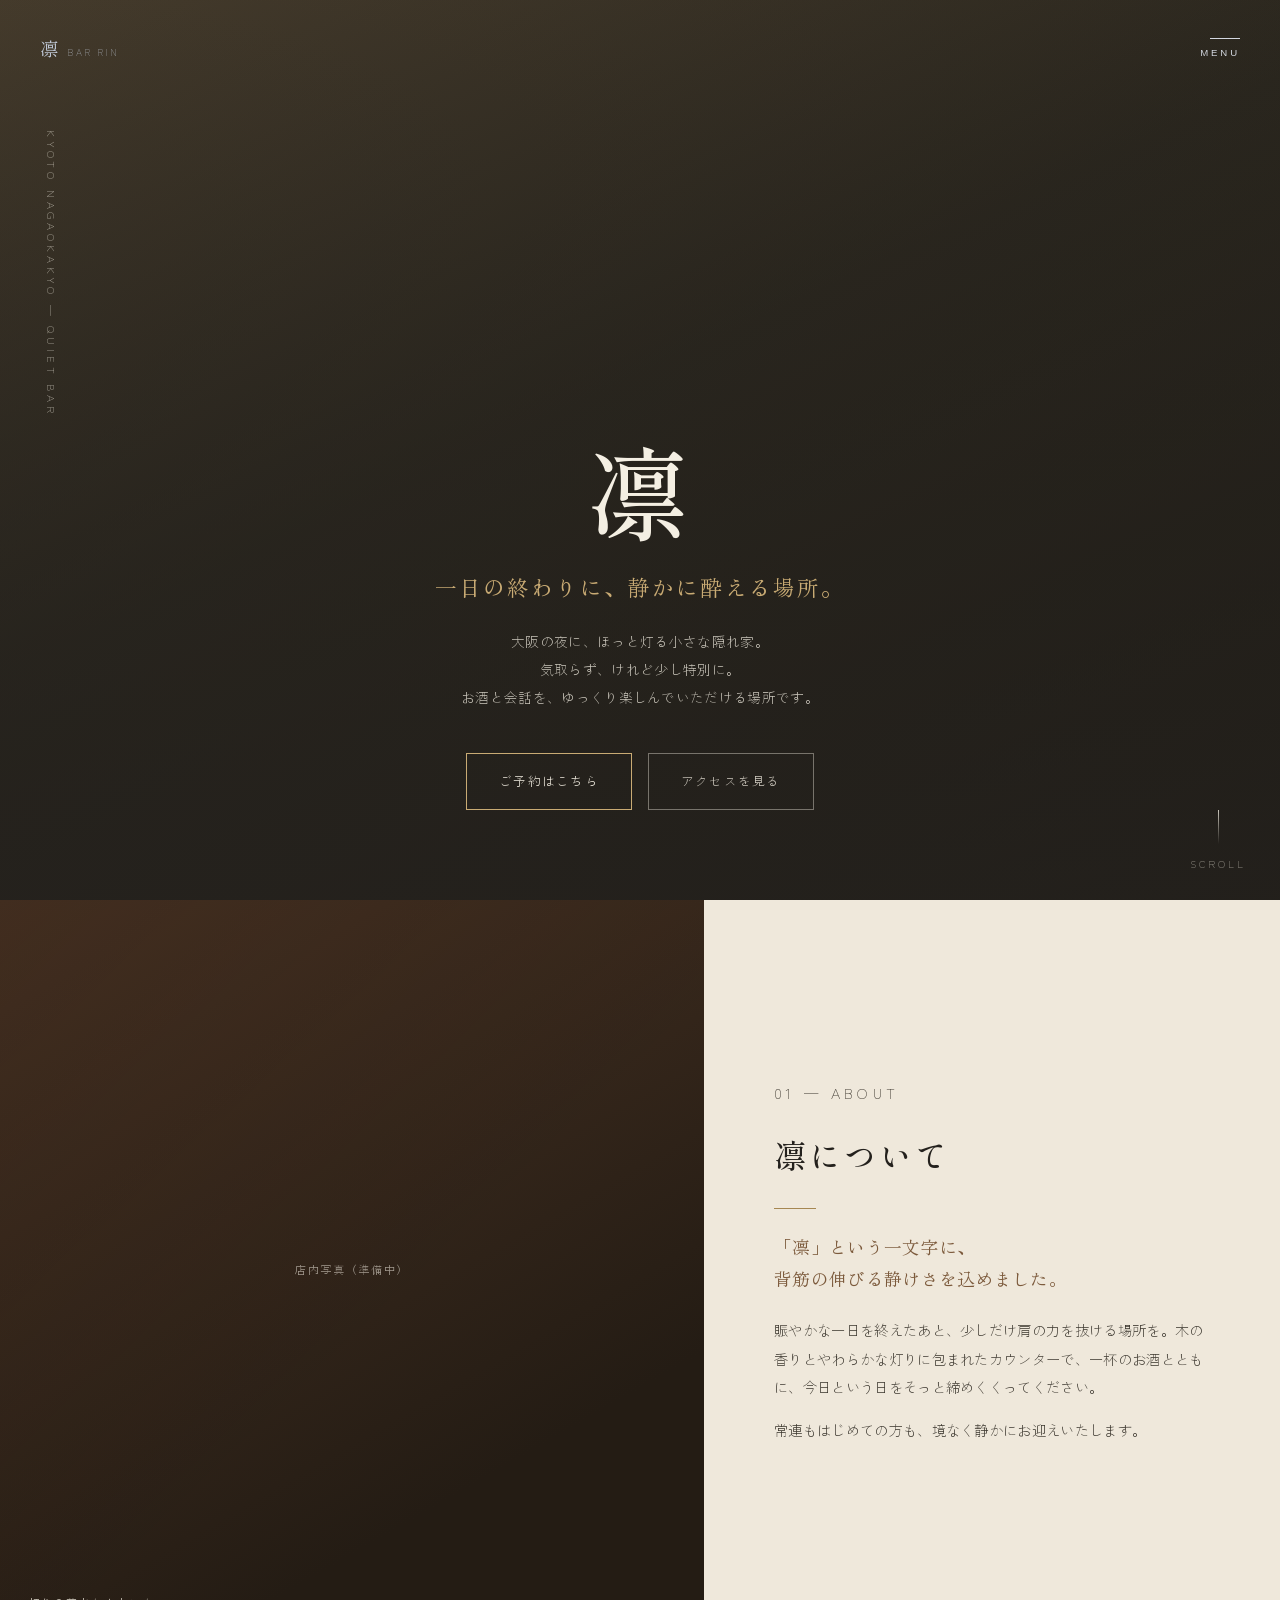
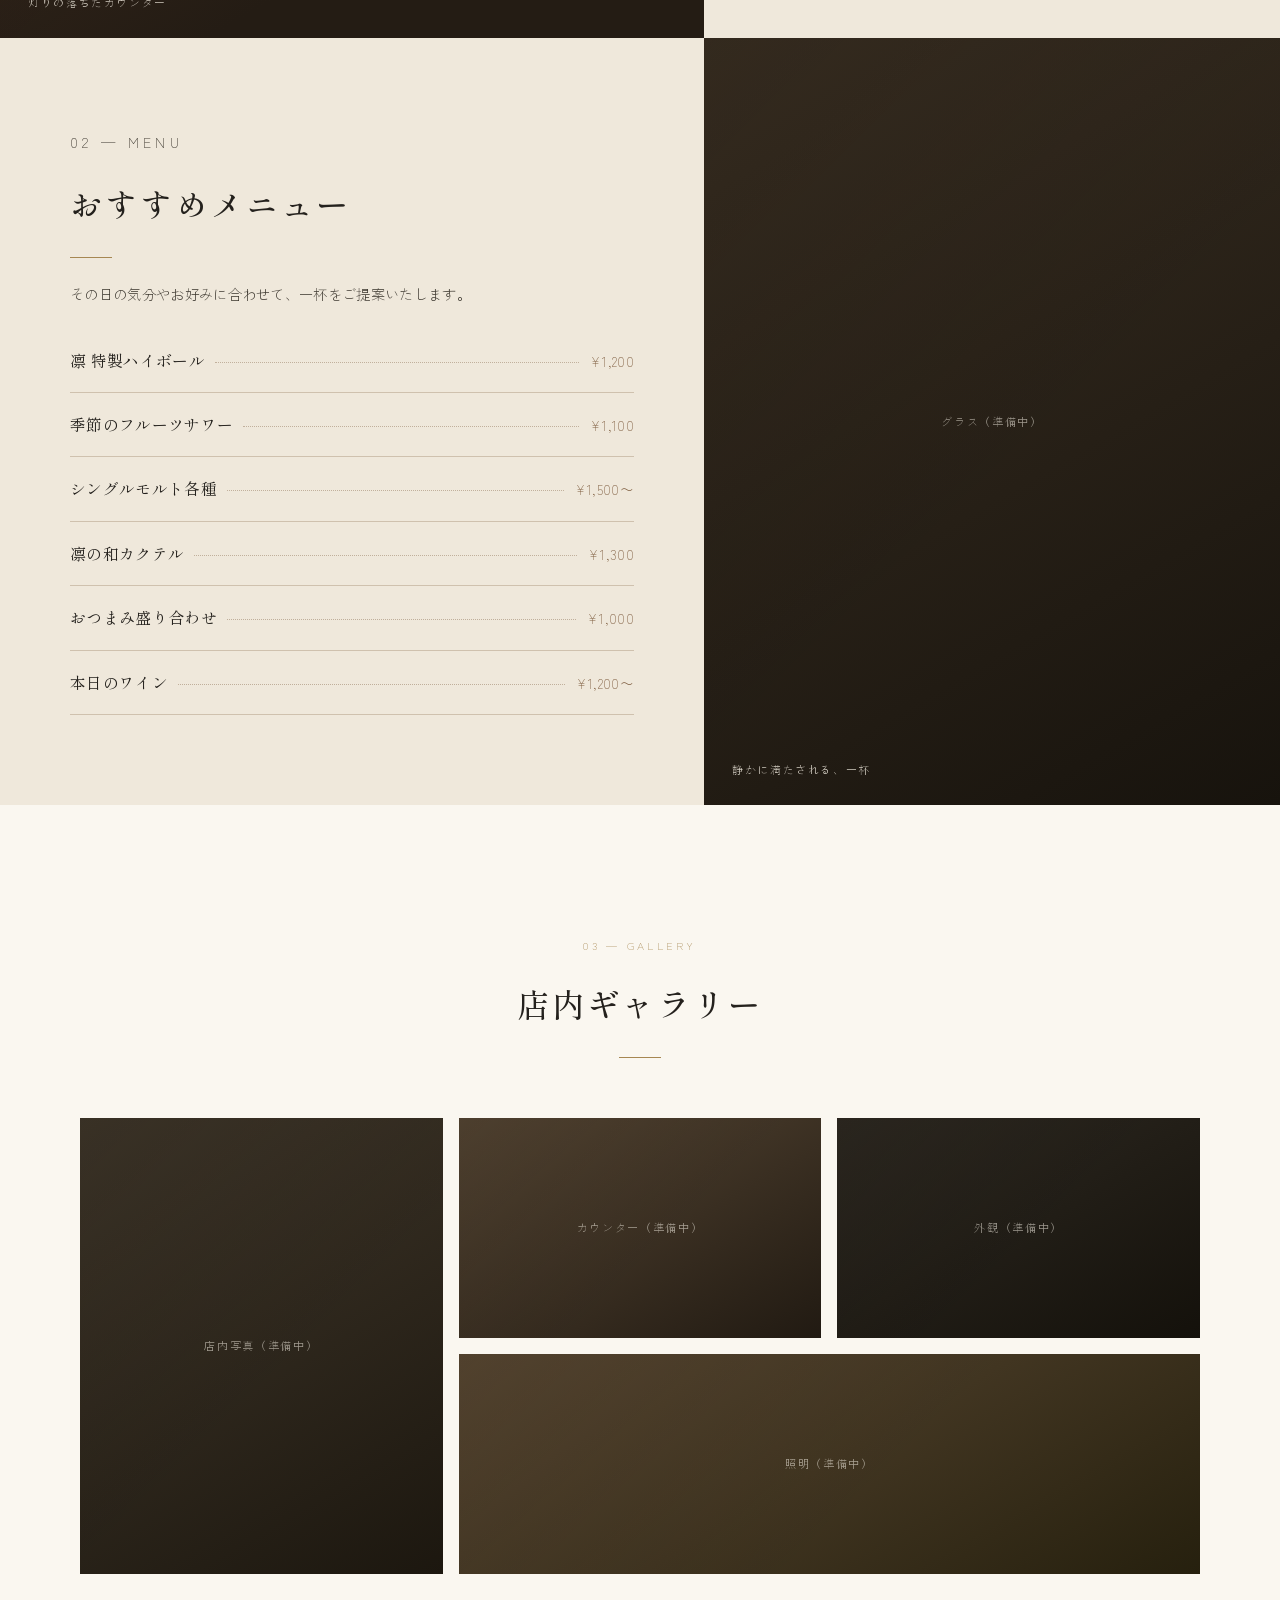
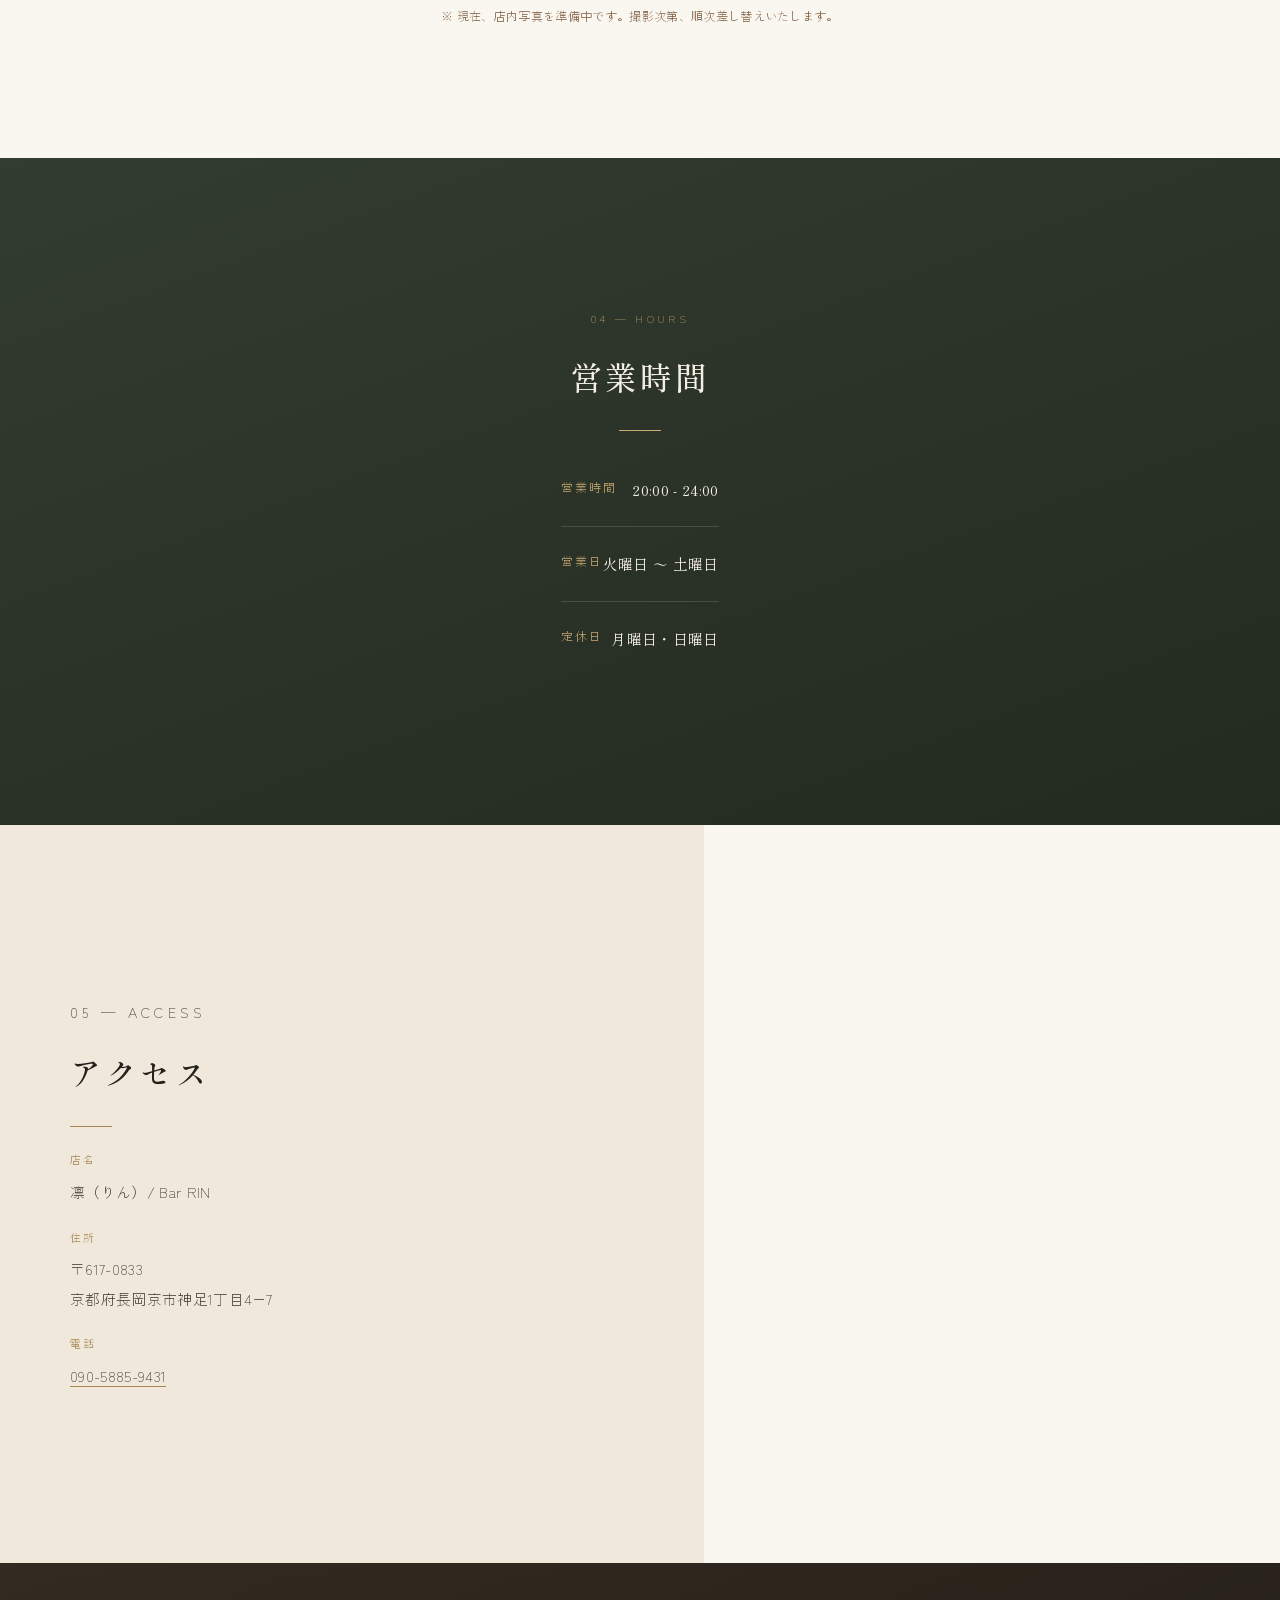
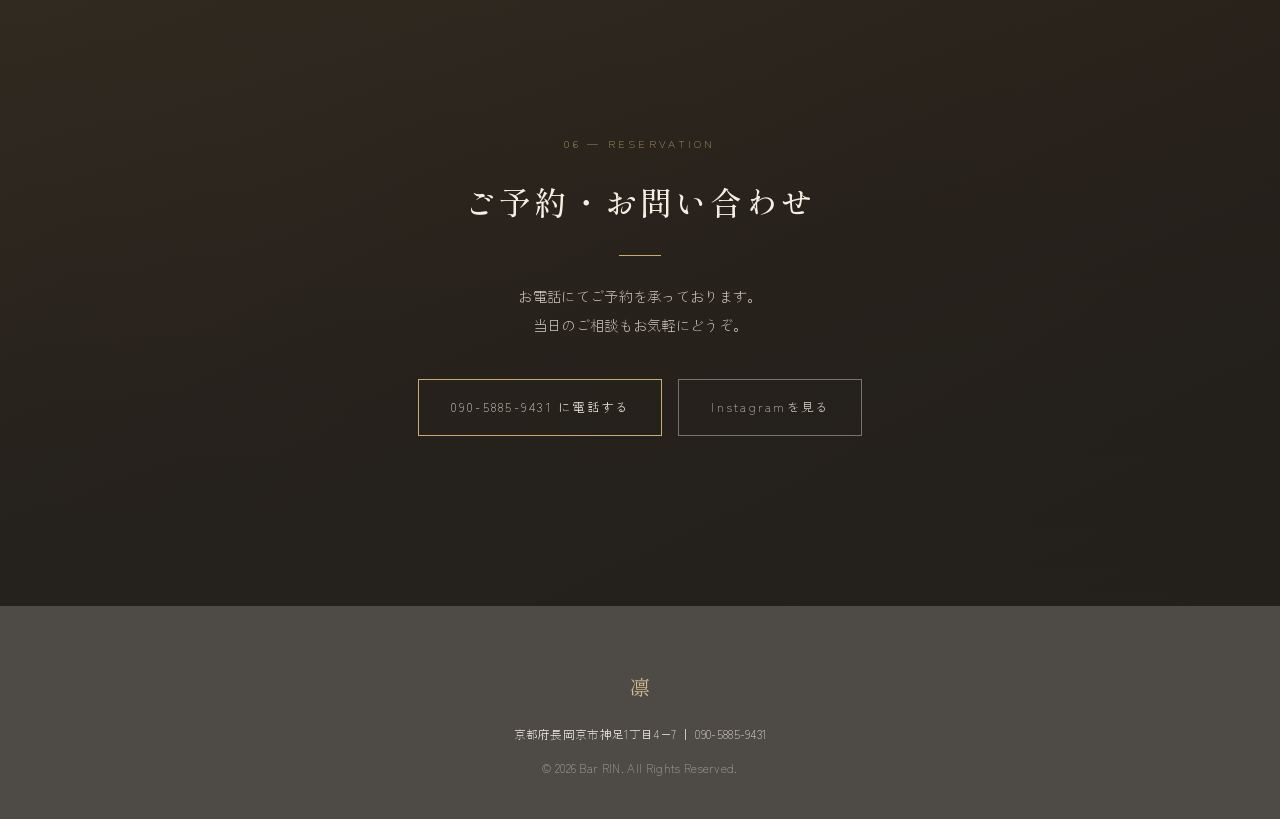
<file: index.html>
<!DOCTYPE html>
<html lang="ja">
<head>
<meta charset="UTF-8">
<meta name="viewport" content="width=device-width, initial-scale=1.0">
<title>凛 Bar RIN | 京都・長岡京の隠れ家バー</title>
<meta name="description" content="一日の終わりに、静かに酔える場所。京都・長岡京にひっそりと灯る、大人のための隠れ家バー「凛」。">
<link rel="preconnect" href="https://fonts.googleapis.com">
<link rel="preconnect" href="https://fonts.gstatic.com" crossorigin>
<link href="https://fonts.googleapis.com/css2?family=Shippori+Mincho:wght@400;500;600;700&family=Zen+Old+Mincho:wght@400;500&family=Zen+Kaku+Gothic+New:wght@300;400;500&display=swap" rel="stylesheet">
<link rel="stylesheet" href="style.css">
</head>
<body>

<!-- ローディングベール -->
<div class="veil" id="veil"><span class="veil-mark">凛</span></div>

<!-- ヘッダー：ロゴ + メニューボタンのみ（静かなナビ） -->
<header class="site-header" id="siteHeader">
  <a href="#top" class="brand">凛<span class="brand-en">BAR RIN</span></a>
  <button class="menu-btn" id="menuBtn" aria-label="メニューを開く" aria-expanded="false">
    <span class="menu-btn-line"></span>
    <span class="menu-btn-text">MENU</span>
  </button>
</header>

<!-- フルスクリーンナビ -->
<nav class="full-nav" id="fullNav">
  <ol class="full-nav-list">
    <li><a href="#about" data-n="01">凛について</a></li>
    <li><a href="#menu" data-n="02">おすすめメニュー</a></li>
    <li><a href="#gallery" data-n="03">店内ギャラリー</a></li>
    <li><a href="#hours" data-n="04">営業時間</a></li>
    <li><a href="#access" data-n="05">アクセス</a></li>
    <li><a href="#contact" data-n="06">ご予約・お問い合わせ</a></li>
  </ol>
  <div class="full-nav-foot">
    <span>京都府長岡京市神足1丁目4−7</span>
    <span>090-5885-9431</span>
  </div>
</nav>

<!-- ============ 1. トップ / ファーストビュー ============ -->
<section class="hero" id="top">
  <div class="hero-photo ph-hero" aria-hidden="true"></div>
  <div class="hero-vtag" aria-hidden="true"><span>KYOTO NAGAOKAKYO — QUIET BAR</span></div>
  <div class="hero-inner">
    <h1 class="hero-mark reveal">凛</h1>
    <p class="hero-copy reveal">一日の終わりに、静かに酔える場所。</p>
    <p class="hero-sub reveal">大阪の夜に、ほっと灯る小さな隠れ家。<br>
      気取らず、けれど少し特別に。<br>
      お酒と会話を、ゆっくり楽しんでいただける場所です。</p>
    <div class="hero-buttons reveal">
      <a href="#contact" class="btn btn-line">ご予約はこちら</a>
      <a href="#access" class="btn btn-ghost">アクセスを見る</a>
    </div>
  </div>
  <div class="scroll-cue" aria-hidden="true"><span></span>SCROLL</div>
</section>

<!-- ============ 2. 凛について ============ -->
<section class="editorial" id="about">
  <div class="editorial-photo reveal">
    <div class="media-frame ph-1"><span class="ph-label">店内写真（準備中）</span></div>
    <p class="photo-caption">灯りの落ちたカウンター</p>
  </div>
  <div class="editorial-text reveal">
    <p class="eyebrow">01 — About</p>
    <h2 class="editorial-title">凛について</h2>
    <div class="hairline"></div>
    <p class="lead">「凛」という一文字に、<br>背筋の伸びる静けさを込めました。</p>
    <p>賑やかな一日を終えたあと、少しだけ肩の力を抜ける場所を。木の香りとやわらかな灯りに包まれたカウンターで、一杯のお酒とともに、今日という日をそっと締めくくってください。</p>
    <p>常連もはじめての方も、境なく静かにお迎えいたします。</p>
  </div>
</section>

<!-- ============ 3. おすすめメニュー ============ -->
<section class="editorial reverse" id="menu">
  <div class="editorial-text reveal">
    <p class="eyebrow">02 — Menu</p>
    <h2 class="editorial-title">おすすめメニュー</h2>
    <div class="hairline"></div>
    <p class="section-note">その日の気分やお好みに合わせて、一杯をご提案いたします。</p>
    <ul class="menu-list">
      <li><span class="m-name">凛 特製ハイボール</span><span class="m-dots"></span><span class="m-price">¥1,200</span></li>
      <li><span class="m-name">季節のフルーツサワー</span><span class="m-dots"></span><span class="m-price">¥1,100</span></li>
      <li><span class="m-name">シングルモルト各種</span><span class="m-dots"></span><span class="m-price">¥1,500〜</span></li>
      <li><span class="m-name">凛の和カクテル</span><span class="m-dots"></span><span class="m-price">¥1,300</span></li>
      <li><span class="m-name">おつまみ盛り合わせ</span><span class="m-dots"></span><span class="m-price">¥1,000</span></li>
      <li><span class="m-name">本日のワイン</span><span class="m-dots"></span><span class="m-price">¥1,200〜</span></li>
    </ul>
  </div>
  <div class="editorial-photo reveal">
    <div class="media-frame ph-2"><span class="ph-label">グラス（準備中）</span></div>
    <p class="photo-caption">静かに満たされる、一杯</p>
  </div>
</section>

<!-- ============ 4. 店内ギャラリー（フルブリード） ============ -->
<section class="gallery" id="gallery">
  <div class="section-head reveal">
    <p class="eyebrow">03 — Gallery</p>
    <h2 class="editorial-title">店内ギャラリー</h2>
    <div class="hairline"></div>
  </div>
  <div class="gallery-grid">
    <div class="media-frame ph-3 g-tall reveal"><span class="ph-label">店内写真（準備中）</span></div>
    <div class="media-frame ph-4 reveal"><span class="ph-label">カウンター（準備中）</span></div>
    <div class="media-frame ph-5 reveal"><span class="ph-label">外観（準備中）</span></div>
    <div class="media-frame ph-6 g-wide reveal"><span class="ph-label">照明（準備中）</span></div>
  </div>
  <p class="gallery-note reveal">※ 現在、店内写真を準備中です。撮影次第、順次差し替えいたします。</p>
</section>

<!-- ============ 5. 営業時間 ============ -->
<section class="hours" id="hours">
  <div class="hours-inner reveal">
    <p class="eyebrow light">04 — Hours</p>
    <h2 class="editorial-title light">営業時間</h2>
    <div class="hairline light"></div>
    <div class="hours-row"><span>営業時間</span><span>20:00 - 24:00</span></div>
    <div class="hours-row"><span>営業日</span><span>火曜日 〜 土曜日</span></div>
    <div class="hours-row"><span>定休日</span><span>月曜日・日曜日</span></div>
  </div>
</section>

<!-- ============ 6. アクセス ============ -->
<section class="editorial" id="access">
  <div class="editorial-text reveal">
    <p class="eyebrow">05 — Access</p>
    <h2 class="editorial-title">アクセス</h2>
    <div class="hairline"></div>
    <dl class="access-info">
      <dt>店名</dt><dd>凛（りん）/ Bar RIN</dd>
      <dt>住所</dt><dd>〒617-0833<br>京都府長岡京市神足1丁目4−7</dd>
      <dt>電話</dt><dd><a href="tel:09058859431">090-5885-9431</a></dd>
    </dl>
  </div>
  <div class="editorial-photo reveal">
    <iframe class="access-map"
      title="Bar RIN 地図"
      src="https://www.google.com/maps?q=%E4%BA%AC%E9%83%BD%E5%BA%9C%E9%95%B7%E5%B2%A1%E4%BA%AC%E5%B8%82%E7%A5%9E%E8%B6%B3%EF%BC%91%E4%B8%81%E7%9B%AE4%EF%BC%8D7&output=embed"
      loading="lazy"
      referrerpolicy="no-referrer-when-downgrade">
    </iframe>
  </div>
</section>

<!-- ============ 7. ご予約・お問い合わせ ============ -->
<section class="contact" id="contact">
  <div class="hero-photo ph-contact" aria-hidden="true"></div>
  <div class="contact-inner reveal">
    <p class="eyebrow light">06 — Reservation</p>
    <h2 class="editorial-title light">ご予約・お問い合わせ</h2>
    <div class="hairline light"></div>
    <p class="contact-text">お電話にてご予約を承っております。<br>当日のご相談もお気軽にどうぞ。</p>
    <div class="contact-buttons">
      <a href="tel:09058859431" class="btn btn-line">090-5885-9431 に電話する</a>
      <a href="https://www.instagram.com/" target="_blank" rel="noopener" class="btn btn-ghost">Instagramを見る</a>
    </div>
  </div>
</section>

<footer class="site-footer">
  <p class="footer-mark">凛</p>
  <p>京都府長岡京市神足1丁目4−7 ｜ 090-5885-9431</p>
  <p class="footer-copy">&copy; 2026 Bar RIN. All Rights Reserved.</p>
</footer>

<script src="script.js"></script>
</body>
</html>
</file>
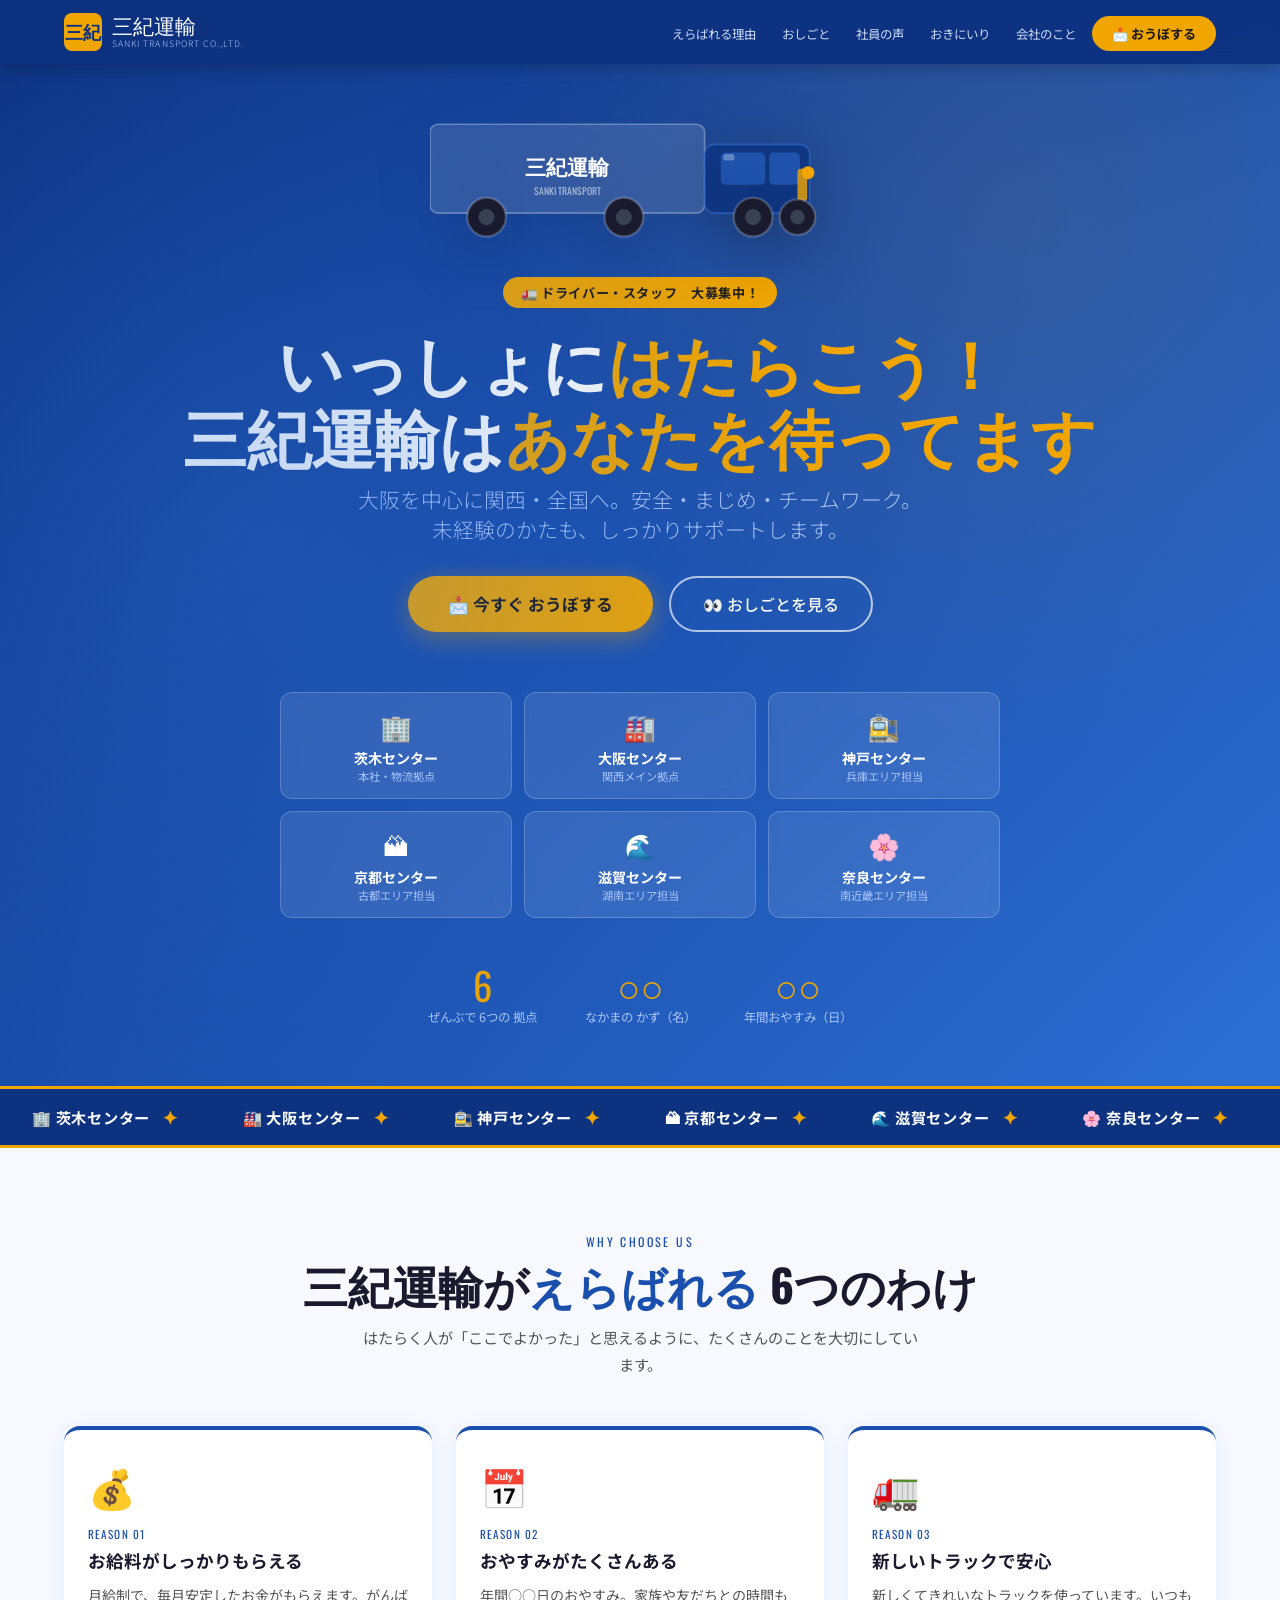
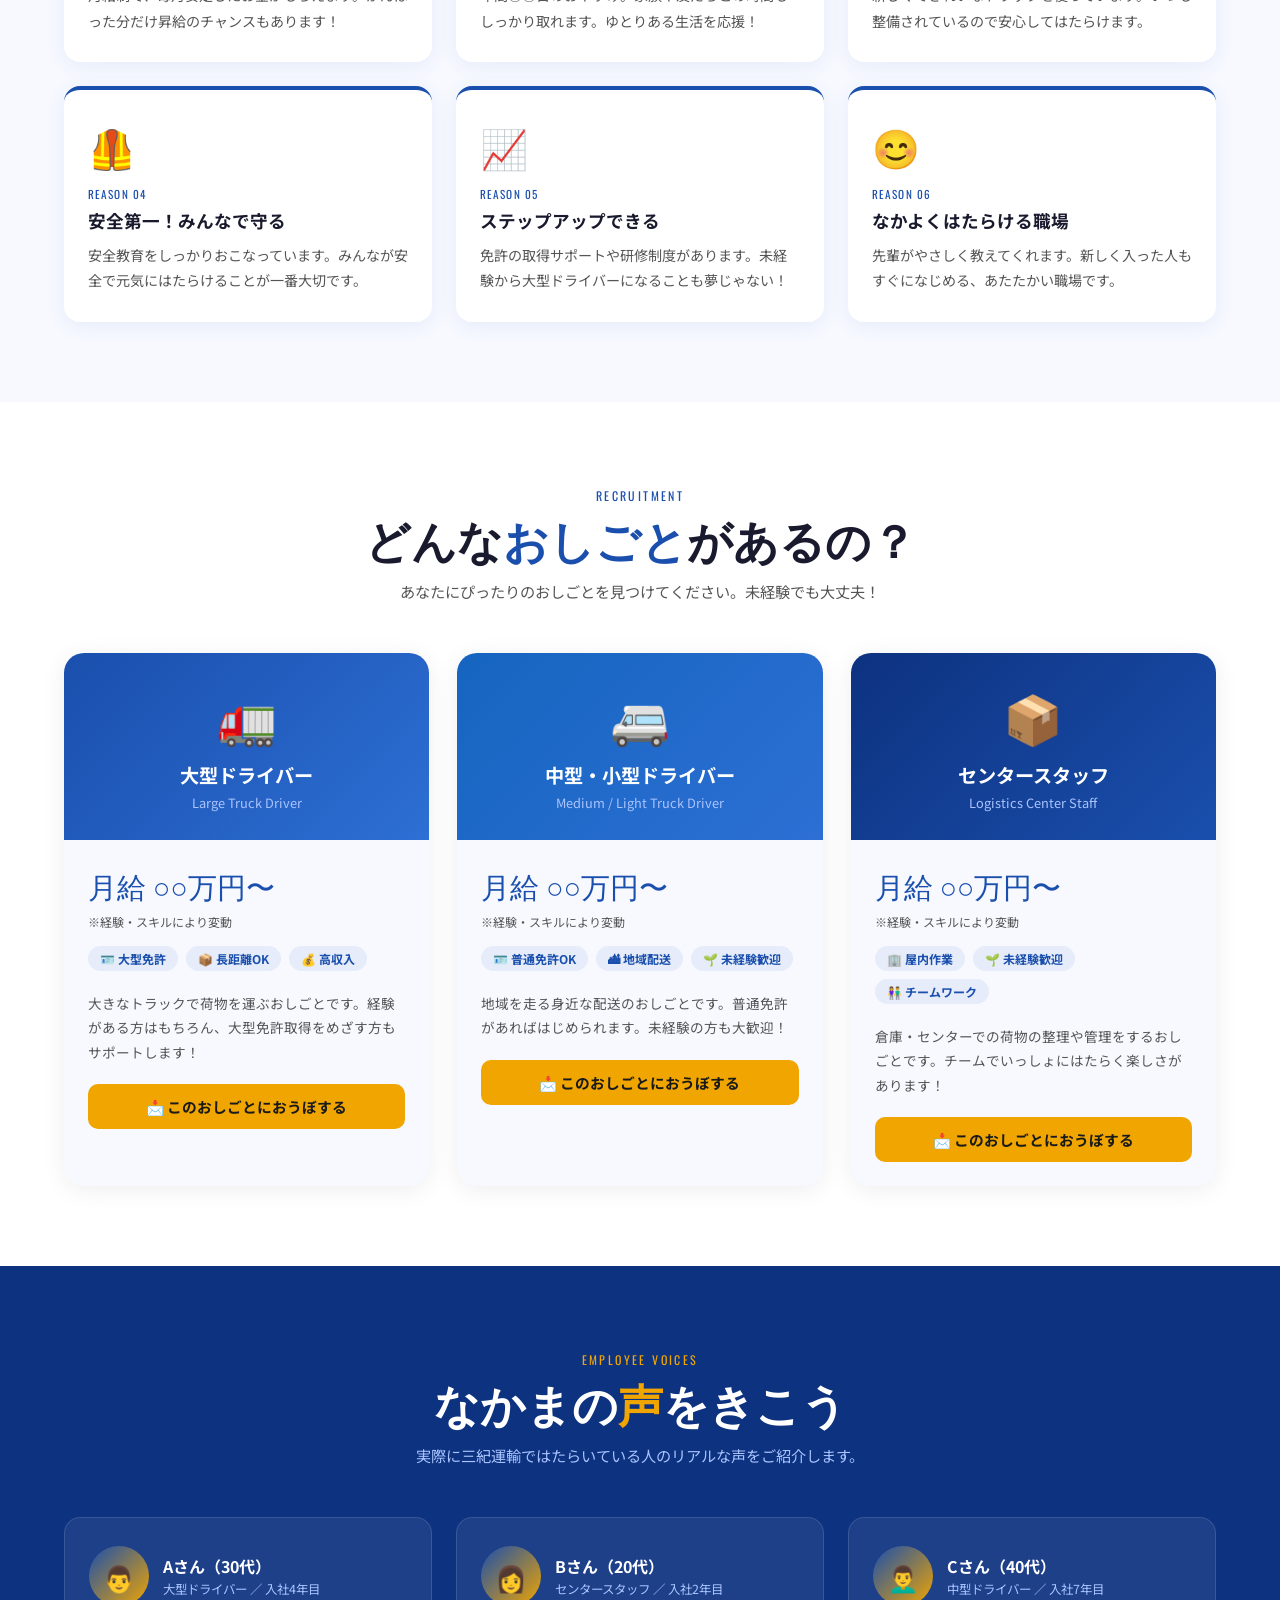
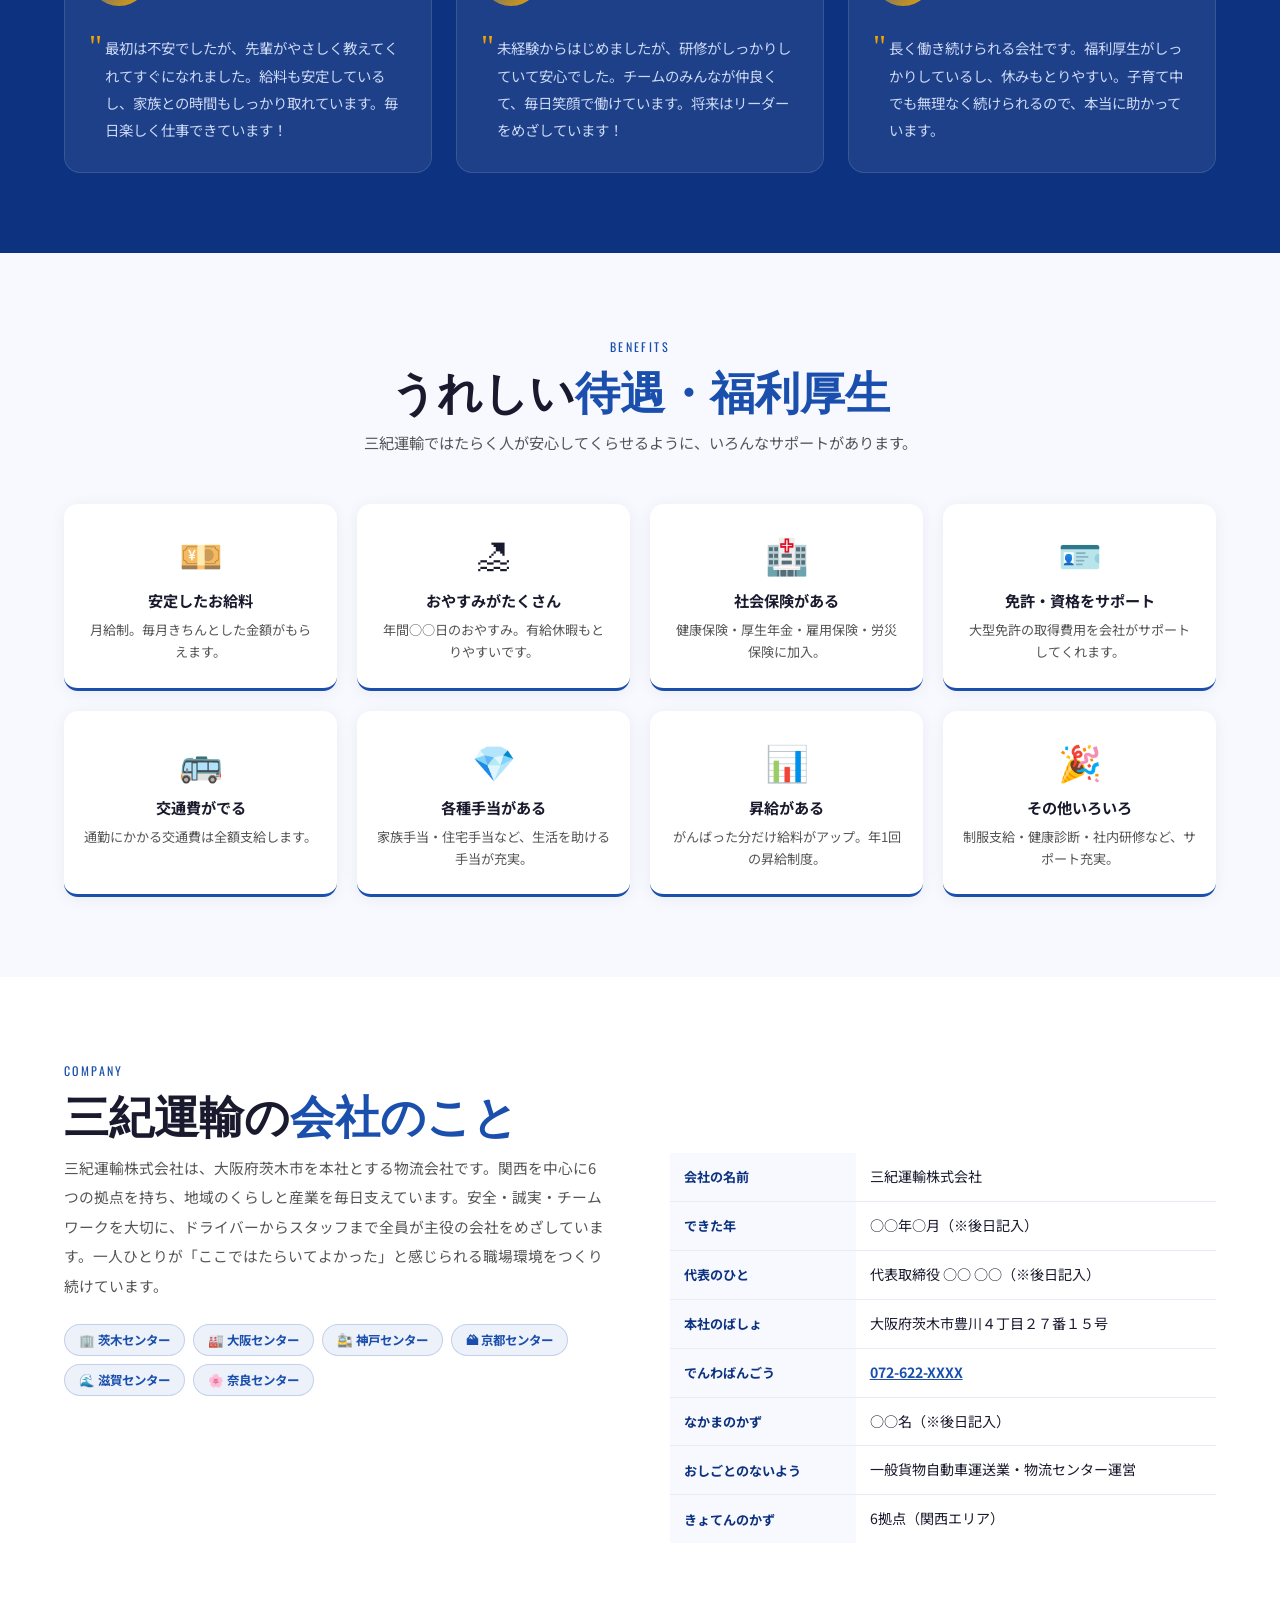
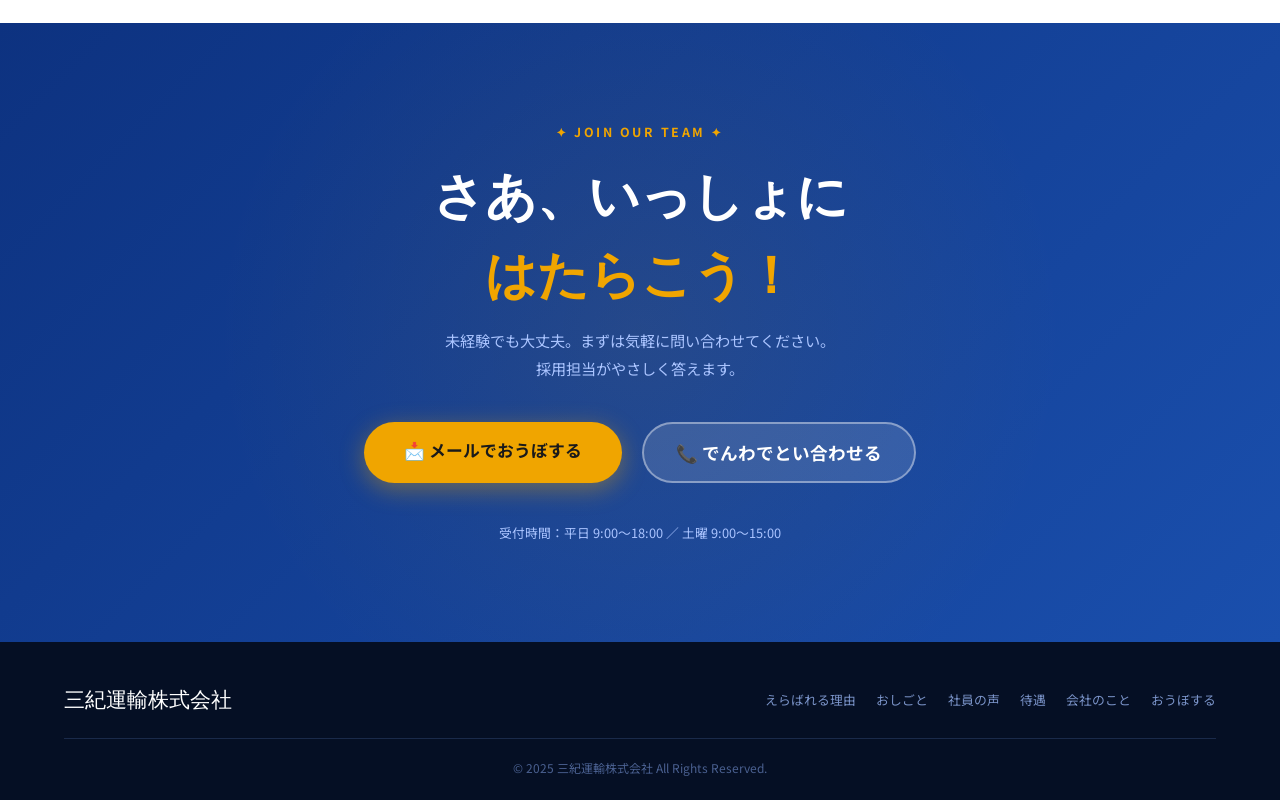
<file: sanki-recruit/index.html>
<!DOCTYPE html>
<html lang="ja">
<head>
  <meta charset="UTF-8">
  <meta name="viewport" content="width=device-width, initial-scale=1.0">
  <title>三紀運輸株式会社 | 一緒にはたらこう！</title>
  <link href="https://fonts.googleapis.com/css2?family=Oswald:wght@400;600;700&family=Noto+Sans+JP:wght@300;400;500;700&display=swap" rel="stylesheet">
  <style>
    *, *::before, *::after { box-sizing: border-box; margin: 0; padding: 0; }

    :root {
      --blue-dark: #0D3280;
      --blue-main: #1A4FAD;
      --blue-light: #2D6FD4;
      --gold: #F0A500;
      --white: #FFFFFF;
      --off-white: #F7F9FF;
      --text-dark: #1a1a2e;
      --text-gray: #555;
    }

    html { scroll-behavior: smooth; }

    body {
      font-family: 'Noto Sans JP', sans-serif;
      color: var(--text-dark);
      background: var(--white);
      overflow-x: hidden;
    }

    /* ========= NAVIGATION ========= */
    nav {
      position: fixed;
      top: 0; left: 0; right: 0;
      z-index: 1000;
      background: rgba(13, 50, 128, 0.97);
      backdrop-filter: blur(8px);
      display: flex;
      align-items: center;
      justify-content: space-between;
      padding: 0 5%;
      height: 64px;
      box-shadow: 0 2px 16px rgba(0,0,0,0.25);
    }

    .nav-logo {
      display: flex;
      align-items: center;
      gap: 10px;
      text-decoration: none;
    }

    .nav-logo-icon {
      width: 38px;
      height: 38px;
    }

    .nav-logo-text {
      font-family: 'Oswald', sans-serif;
      font-size: 1.3rem;
      color: var(--white);
      line-height: 1.1;
    }

    .nav-logo-sub {
      font-size: 0.55rem;
      letter-spacing: 0.12em;
      color: #aac4ff;
      font-family: 'Noto Sans JP', sans-serif;
      font-weight: 300;
    }

    .nav-links {
      display: flex;
      align-items: center;
      gap: 6px;
      list-style: none;
    }

    .nav-links a {
      color: #ccd9f5;
      text-decoration: none;
      font-size: 0.78rem;
      font-weight: 400;
      padding: 6px 10px;
      border-radius: 4px;
      transition: color 0.2s, background 0.2s;
      white-space: nowrap;
    }

    .nav-links a:hover { color: var(--white); background: rgba(255,255,255,0.1); }

    .nav-apply-btn {
      background: var(--gold);
      color: #1a1a1a !important;
      font-weight: 700 !important;
      border-radius: 24px !important;
      padding: 8px 20px !important;
      font-size: 0.82rem !important;
      transition: transform 0.2s, box-shadow 0.2s !important;
    }

    .nav-apply-btn:hover {
      transform: scale(1.05);
      box-shadow: 0 4px 16px rgba(240,165,0,0.5);
      background: var(--gold) !important;
    }

    .hamburger {
      display: none;
      flex-direction: column;
      gap: 5px;
      cursor: pointer;
      padding: 6px;
    }

    .hamburger span {
      width: 24px;
      height: 2px;
      background: var(--white);
      border-radius: 2px;
      transition: all 0.3s;
    }

    /* ========= HERO ========= */
    #hero {
      min-height: 100vh;
      background: linear-gradient(135deg, var(--blue-dark) 0%, var(--blue-main) 50%, var(--blue-light) 100%);
      display: flex;
      flex-direction: column;
      align-items: center;
      justify-content: center;
      padding: 100px 5% 60px;
      text-align: center;
      position: relative;
      overflow: hidden;
    }

    .hero-bg-pattern {
      position: absolute;
      inset: 0;
      background-image:
        radial-gradient(circle at 20% 50%, rgba(45,111,212,0.3) 0%, transparent 50%),
        radial-gradient(circle at 80% 20%, rgba(240,165,0,0.1) 0%, transparent 40%);
      pointer-events: none;
    }

    .hero-truck {
      width: min(420px, 80vw);
      margin-bottom: 32px;
      filter: drop-shadow(0 12px 32px rgba(0,0,0,0.3));
      animation: float 4s ease-in-out infinite;
    }

    @keyframes float {
      0%,100% { transform: translateY(0); }
      50% { transform: translateY(-12px); }
    }

    .hero-badge {
      display: inline-block;
      background: var(--gold);
      color: #1a1a1a;
      font-size: 0.82rem;
      font-weight: 700;
      padding: 6px 18px;
      border-radius: 20px;
      margin-bottom: 16px;
      letter-spacing: 0.05em;
      animation: fadein 0.8s ease;
    }

    .hero-title {
      font-family: 'Oswald', sans-serif;
      font-size: clamp(2.2rem, 6vw, 4rem);
      color: var(--white);
      line-height: 1.15;
      margin-bottom: 12px;
      animation: fadein 1s ease;
    }

    .hero-title span { color: var(--gold); }

    .hero-sub {
      font-size: clamp(1rem, 2.5vw, 1.3rem);
      color: #aac4ff;
      margin-bottom: 32px;
      font-weight: 300;
      animation: fadein 1.2s ease;
    }

    .hero-buttons {
      display: flex;
      gap: 16px;
      flex-wrap: wrap;
      justify-content: center;
      margin-bottom: 60px;
      animation: fadein 1.4s ease;
    }

    .btn-primary {
      background: var(--gold);
      color: #1a1a1a;
      padding: 16px 40px;
      border-radius: 50px;
      font-size: 1.05rem;
      font-weight: 700;
      text-decoration: none;
      transition: transform 0.2s, box-shadow 0.2s;
      box-shadow: 0 6px 24px rgba(240,165,0,0.4);
    }

    .btn-primary:hover { transform: translateY(-3px); box-shadow: 0 10px 32px rgba(240,165,0,0.6); }

    .btn-outline {
      border: 2px solid rgba(255,255,255,0.7);
      color: var(--white);
      padding: 14px 32px;
      border-radius: 50px;
      font-size: 1rem;
      font-weight: 500;
      text-decoration: none;
      transition: background 0.2s, border-color 0.2s;
    }

    .btn-outline:hover { background: rgba(255,255,255,0.15); border-color: var(--white); }

    .hero-locations {
      display: grid;
      grid-template-columns: repeat(3, 1fr);
      gap: 12px;
      width: 100%;
      max-width: 720px;
      margin-bottom: 48px;
    }

    .location-card {
      background: rgba(255,255,255,0.1);
      border: 1px solid rgba(255,255,255,0.2);
      border-radius: 12px;
      padding: 14px 10px;
      color: var(--white);
      text-align: center;
      transition: background 0.2s, transform 0.2s;
      backdrop-filter: blur(4px);
    }

    .location-card:hover { background: rgba(255,255,255,0.2); transform: translateY(-2px); }

    .location-card .icon { font-size: 1.6rem; margin-bottom: 4px; }
    .location-card .name { font-size: 0.88rem; font-weight: 700; }
    .location-card .label { font-size: 0.7rem; color: #aac4ff; }

    .hero-stats {
      display: flex;
      gap: 48px;
      flex-wrap: wrap;
      justify-content: center;
    }

    .stat-item { text-align: center; color: var(--white); }
    .stat-num {
      font-family: 'Oswald', sans-serif;
      font-size: 2.4rem;
      color: var(--gold);
      line-height: 1;
    }
    .stat-label { font-size: 0.78rem; color: #aac4ff; margin-top: 4px; }

    /* ========= MARQUEE ========= */
    .marquee-wrap {
      background: var(--blue-dark);
      padding: 14px 0;
      overflow: hidden;
      border-top: 3px solid var(--gold);
      border-bottom: 3px solid var(--gold);
    }

    .marquee-track {
      display: flex;
      animation: marquee 18s linear infinite;
      white-space: nowrap;
      width: max-content;
    }

    .marquee-item {
      display: inline-flex;
      align-items: center;
      gap: 12px;
      color: var(--white);
      font-size: 0.95rem;
      font-weight: 700;
      padding: 0 32px;
      letter-spacing: 0.05em;
    }

    .marquee-dot { color: var(--gold); font-size: 1.2rem; }

    @keyframes marquee {
      from { transform: translateX(0); }
      to { transform: translateX(-50%); }
    }

    /* ========= SECTIONS ========= */
    section { padding: 80px 5%; }

    .section-label {
      display: inline-block;
      font-family: 'Oswald', sans-serif;
      font-size: 0.75rem;
      letter-spacing: 0.2em;
      color: var(--blue-main);
      text-transform: uppercase;
      margin-bottom: 8px;
    }

    .section-title {
      font-family: 'Oswald', sans-serif;
      font-size: clamp(1.8rem, 4vw, 2.8rem);
      line-height: 1.2;
      margin-bottom: 12px;
    }

    .section-desc {
      font-size: 0.95rem;
      color: var(--text-gray);
      max-width: 560px;
      line-height: 1.8;
      margin-bottom: 48px;
    }

    .section-center { text-align: center; }
    .section-center .section-desc { margin-left: auto; margin-right: auto; }

    /* ========= REASONS ========= */
    #reasons { background: var(--off-white); }

    .reasons-grid {
      display: grid;
      grid-template-columns: repeat(auto-fit, minmax(280px, 1fr));
      gap: 24px;
    }

    .reason-card {
      background: var(--white);
      border-radius: 16px;
      padding: 28px 24px;
      box-shadow: 0 4px 20px rgba(26,79,173,0.08);
      border-top: 4px solid var(--blue-main);
      transition: transform 0.3s, box-shadow 0.3s;
    }

    .reason-card:hover { transform: translateY(-6px); box-shadow: 0 12px 40px rgba(26,79,173,0.16); }

    .reason-icon { font-size: 2.4rem; margin-bottom: 12px; }
    .reason-num {
      font-family: 'Oswald', sans-serif;
      font-size: 0.7rem;
      color: var(--blue-main);
      letter-spacing: 0.1em;
      margin-bottom: 6px;
    }
    .reason-title { font-size: 1.1rem; font-weight: 700; margin-bottom: 10px; }
    .reason-desc { font-size: 0.88rem; color: var(--text-gray); line-height: 1.8; }

    /* ========= JOBS ========= */
    #jobs { background: var(--white); }

    .jobs-grid {
      display: grid;
      grid-template-columns: repeat(auto-fit, minmax(300px, 1fr));
      gap: 28px;
    }

    .job-card {
      background: var(--off-white);
      border-radius: 20px;
      overflow: hidden;
      box-shadow: 0 4px 24px rgba(0,0,0,0.07);
      transition: transform 0.3s, box-shadow 0.3s;
    }

    .job-card:hover { transform: translateY(-6px); box-shadow: 0 16px 48px rgba(26,79,173,0.15); }

    .job-header {
      background: linear-gradient(135deg, var(--blue-main), var(--blue-light));
      padding: 28px 24px;
      color: var(--white);
      text-align: center;
    }

    .job-header .icon { font-size: 3rem; margin-bottom: 10px; }
    .job-header h3 { font-size: 1.2rem; font-weight: 700; margin-bottom: 4px; }
    .job-header p { font-size: 0.8rem; color: #aac4ff; }

    .job-body { padding: 24px; }

    .job-salary {
      font-family: 'Oswald', sans-serif;
      font-size: 1.8rem;
      color: var(--blue-main);
      margin-bottom: 4px;
    }

    .job-salary-label { font-size: 0.75rem; color: var(--text-gray); margin-bottom: 16px; }

    .job-tags { display: flex; flex-wrap: wrap; gap: 8px; margin-bottom: 20px; }

    .job-tag {
      background: rgba(26,79,173,0.08);
      color: var(--blue-main);
      font-size: 0.75rem;
      font-weight: 700;
      padding: 4px 12px;
      border-radius: 20px;
    }

    .job-apply-btn {
      display: block;
      text-align: center;
      background: var(--gold);
      color: #1a1a1a;
      padding: 12px;
      border-radius: 10px;
      font-weight: 700;
      font-size: 0.92rem;
      text-decoration: none;
      transition: background 0.2s, transform 0.2s;
    }

    .job-apply-btn:hover { transform: scale(1.02); box-shadow: 0 4px 16px rgba(240,165,0,0.4); }

    /* ========= VOICES ========= */
    #voices { background: var(--blue-dark); }
    #voices .section-title { color: var(--white); }
    #voices .section-label { color: var(--gold); }
    #voices .section-desc { color: #aac4ff; }

    .voices-grid {
      display: grid;
      grid-template-columns: repeat(auto-fit, minmax(280px, 1fr));
      gap: 24px;
    }

    .voice-card {
      background: rgba(255,255,255,0.07);
      border: 1px solid rgba(255,255,255,0.12);
      border-radius: 16px;
      padding: 28px 24px;
      backdrop-filter: blur(4px);
      transition: background 0.3s, transform 0.3s;
    }

    .voice-card:hover { background: rgba(255,255,255,0.13); transform: translateY(-4px); }

    .voice-avatar {
      width: 60px;
      height: 60px;
      border-radius: 50%;
      background: linear-gradient(135deg, var(--blue-main), var(--gold));
      display: flex;
      align-items: center;
      justify-content: center;
      font-size: 1.6rem;
      margin-bottom: 16px;
      flex-shrink: 0;
    }

    .voice-name { font-weight: 700; color: var(--white); margin-bottom: 2px; }
    .voice-role { font-size: 0.78rem; color: #aac4ff; margin-bottom: 16px; }

    .voice-quote {
      font-size: 0.9rem;
      color: #ccd9f5;
      line-height: 1.9;
      position: relative;
      padding-left: 16px;
    }

    .voice-quote::before {
      content: '"';
      position: absolute;
      left: 0;
      top: -4px;
      font-size: 2rem;
      color: var(--gold);
      font-family: Georgia, serif;
      line-height: 1;
    }

    /* ========= BENEFITS ========= */
    #benefits { background: var(--off-white); }

    .benefits-grid {
      display: grid;
      grid-template-columns: repeat(auto-fit, minmax(220px, 1fr));
      gap: 20px;
    }

    .benefit-card {
      background: var(--white);
      border-radius: 14px;
      padding: 24px 20px;
      text-align: center;
      box-shadow: 0 2px 16px rgba(0,0,0,0.06);
      transition: transform 0.3s, box-shadow 0.3s;
      border-bottom: 3px solid var(--blue-main);
    }

    .benefit-card:hover { transform: translateY(-4px); box-shadow: 0 10px 32px rgba(26,79,173,0.12); }
    .benefit-icon { font-size: 2.2rem; margin-bottom: 10px; }
    .benefit-title { font-weight: 700; font-size: 0.95rem; margin-bottom: 8px; }
    .benefit-desc { font-size: 0.82rem; color: var(--text-gray); line-height: 1.7; }

    /* ========= COMPANY ========= */
    #company { background: var(--white); }

    .company-inner {
      display: grid;
      grid-template-columns: 1fr 1fr;
      gap: 60px;
      align-items: start;
    }

    .company-intro {
      font-size: 0.92rem;
      color: var(--text-gray);
      line-height: 2;
      margin-bottom: 24px;
    }

    .company-table {
      width: 100%;
      border-collapse: collapse;
      font-size: 0.88rem;
    }

    .company-table tr { border-bottom: 1px solid #e8edf5; }
    .company-table tr:last-child { border-bottom: none; }

    .company-table th {
      text-align: left;
      padding: 12px 14px;
      background: var(--off-white);
      color: var(--blue-dark);
      font-weight: 700;
      width: 34%;
      font-size: 0.82rem;
    }

    .company-table td {
      padding: 12px 14px;
      color: var(--text-dark);
      line-height: 1.7;
    }

    .location-badges {
      display: flex;
      flex-wrap: wrap;
      gap: 8px;
      margin-top: 16px;
    }

    .location-badge {
      background: rgba(26,79,173,0.08);
      color: var(--blue-main);
      font-size: 0.78rem;
      font-weight: 700;
      padding: 6px 14px;
      border-radius: 20px;
      border: 1px solid rgba(26,79,173,0.2);
    }

    /* ========= CTA ========= */
    #cta {
      background: linear-gradient(135deg, var(--blue-dark) 0%, var(--blue-main) 100%);
      text-align: center;
      padding: 100px 5%;
      position: relative;
      overflow: hidden;
    }

    #cta::before {
      content: '';
      position: absolute;
      inset: 0;
      background: radial-gradient(circle at 50% 50%, rgba(240,165,0,0.08) 0%, transparent 60%);
    }

    .cta-label { color: var(--gold); letter-spacing: 0.2em; font-size: 0.78rem; font-weight: 700; text-transform: uppercase; margin-bottom: 12px; }
    .cta-title { font-family: 'Oswald', sans-serif; font-size: clamp(2rem, 5vw, 3.2rem); color: var(--white); margin-bottom: 16px; }
    .cta-desc { color: #aac4ff; font-size: 0.95rem; margin-bottom: 40px; line-height: 1.8; }

    .cta-buttons {
      display: flex;
      gap: 20px;
      flex-wrap: wrap;
      justify-content: center;
      margin-bottom: 40px;
    }

    .btn-tel {
      display: inline-flex;
      align-items: center;
      gap: 10px;
      background: rgba(255,255,255,0.12);
      border: 2px solid rgba(255,255,255,0.4);
      color: var(--white);
      padding: 16px 32px;
      border-radius: 50px;
      font-size: 1.1rem;
      font-weight: 700;
      text-decoration: none;
      transition: background 0.2s;
    }

    .btn-tel:hover { background: rgba(255,255,255,0.22); }

    .cta-hours {
      font-size: 0.8rem;
      color: #aac4ff;
    }

    /* ========= FOOTER ========= */
    footer {
      background: #050f24;
      color: #7a93c8;
      padding: 40px 5% 24px;
    }

    .footer-inner {
      display: flex;
      align-items: center;
      justify-content: space-between;
      flex-wrap: wrap;
      gap: 20px;
      margin-bottom: 24px;
    }

    .footer-logo {
      font-family: 'Oswald', sans-serif;
      font-size: 1.3rem;
      color: var(--white);
    }

    .footer-links {
      display: flex;
      gap: 20px;
      flex-wrap: wrap;
      list-style: none;
    }

    .footer-links a {
      color: #7a93c8;
      text-decoration: none;
      font-size: 0.8rem;
      transition: color 0.2s;
    }

    .footer-links a:hover { color: var(--white); }

    .footer-copy {
      text-align: center;
      font-size: 0.75rem;
      border-top: 1px solid #1a2a4a;
      padding-top: 20px;
      color: #4a6090;
    }

    /* ========= FADE IN ANIMATION ========= */
    .fade-in {
      opacity: 0;
      transform: translateY(30px);
      transition: opacity 0.7s ease, transform 0.7s ease;
    }

    .fade-in.visible { opacity: 1; transform: translateY(0); }

    @keyframes fadein {
      from { opacity: 0; transform: translateY(20px); }
      to { opacity: 1; transform: translateY(0); }
    }

    /* ========= RESPONSIVE ========= */
    @media (max-width: 768px) {
      nav { padding: 0 4%; }
      .nav-links { display: none; flex-direction: column; position: absolute; top: 64px; left: 0; right: 0; background: var(--blue-dark); padding: 20px; gap: 4px; }
      .nav-links.open { display: flex; }
      .nav-links li { width: 100%; }
      .nav-links a { display: block; padding: 10px 16px; }
      .hamburger { display: flex; }
      .hero-locations { grid-template-columns: repeat(2, 1fr); }
      .company-inner { grid-template-columns: 1fr; gap: 40px; }
      section { padding: 60px 5%; }
    }

    @media (max-width: 480px) {
      .hero-locations { grid-template-columns: repeat(2, 1fr); }
      .hero-stats { gap: 28px; }
      .stat-num { font-size: 2rem; }
    }
  </style>
</head>
<body>

<!-- ========= NAVIGATION ========= -->
<nav>
  <a href="#hero" class="nav-logo">
    <svg class="nav-logo-icon" viewBox="0 0 38 38" fill="none" xmlns="http://www.w3.org/2000/svg">
      <rect width="38" height="38" rx="8" fill="#F0A500"/>
      <text x="50%" y="26" text-anchor="middle" font-family="Oswald" font-size="18" font-weight="700" fill="#0D3280">三紀</text>
    </svg>
    <div>
      <div class="nav-logo-text">三紀運輸</div>
      <div class="nav-logo-sub">SANKI TRANSPORT CO.,LTD.</div>
    </div>
  </a>
  <ul class="nav-links" id="navLinks">
    <li><a href="#reasons">えらばれる理由</a></li>
    <li><a href="#jobs">おしごと</a></li>
    <li><a href="#voices">社員の声</a></li>
    <li><a href="#benefits">おきにいり</a></li>
    <li><a href="#company">会社のこと</a></li>
    <li><a href="#cta" class="nav-apply-btn">📩 おうぼする</a></li>
  </ul>
  <div class="hamburger" id="hamburger" onclick="toggleMenu()">
    <span></span><span></span><span></span>
  </div>
</nav>

<!-- ========= HERO ========= -->
<section id="hero">
  <div class="hero-bg-pattern"></div>

  <!-- Truck SVG -->
  <svg class="hero-truck" viewBox="0 0 520 180" fill="none" xmlns="http://www.w3.org/2000/svg">
    <!-- Trailer box -->
    <rect x="0" y="30" width="340" height="110" rx="10" fill="rgba(255,255,255,0.12)" stroke="rgba(255,255,255,0.3)" stroke-width="2"/>
    <text x="170" y="93" text-anchor="middle" font-family="Oswald" font-size="26" font-weight="700" fill="white">三紀運輸</text>
    <text x="170" y="118" text-anchor="middle" font-family="Oswald" font-size="12" fill="rgba(255,255,255,0.6)">SANKI TRANSPORT</text>
    <!-- Cab -->
    <rect x="340" y="55" width="130" height="85" rx="12" fill="rgba(13,50,128,0.8)" stroke="rgba(45,111,212,0.6)" stroke-width="2"/>
    <!-- Windows -->
    <rect x="360" y="65" width="55" height="40" rx="6" fill="rgba(45,111,212,0.5)"/>
    <rect x="420" y="65" width="38" height="40" rx="6" fill="rgba(45,111,212,0.5)"/>
    <!-- Windshield shine -->
    <rect x="363" y="67" width="14" height="8" rx="3" fill="rgba(255,255,255,0.3)"/>
    <!-- Grille -->
    <rect x="455" y="85" width="12" height="40" rx="4" fill="rgba(240,165,0,0.8)"/>
    <!-- Headlight -->
    <circle cx="468" cy="90" r="8" fill="#F0A500"/>
    <!-- Wheels -->
    <circle cx="70" cy="145" r="24" fill="#1a1a2e" stroke="rgba(255,255,255,0.2)" stroke-width="3"/>
    <circle cx="70" cy="145" r="10" fill="#374151"/>
    <circle cx="240" cy="145" r="24" fill="#1a1a2e" stroke="rgba(255,255,255,0.2)" stroke-width="3"/>
    <circle cx="240" cy="145" r="10" fill="#374151"/>
    <circle cx="400" cy="145" r="24" fill="#1a1a2e" stroke="rgba(255,255,255,0.2)" stroke-width="3"/>
    <circle cx="400" cy="145" r="10" fill="#374151"/>
    <circle cx="455" cy="145" r="22" fill="#1a1a2e" stroke="rgba(255,255,255,0.2)" stroke-width="3"/>
    <circle cx="455" cy="145" r="9" fill="#374151"/>
  </svg>

  <div class="hero-badge">🚛 ドライバー・スタッフ　大募集中！</div>
  <h1 class="hero-title">いっしょに<span>はたらこう！</span><br>三紀運輸は<span>あなたを待ってます</span></h1>
  <p class="hero-sub">大阪を中心に関西・全国へ。安全・まじめ・チームワーク。<br>未経験のかたも、しっかりサポートします。</p>

  <div class="hero-buttons">
    <a href="#cta" class="btn-primary">📩 今すぐ おうぼする</a>
    <a href="#jobs" class="btn-outline">👀 おしごとを見る</a>
  </div>

  <div class="hero-locations">
    <div class="location-card"><div class="icon">🏢</div><div class="name">茨木センター</div><div class="label">本社・物流拠点</div></div>
    <div class="location-card"><div class="icon">🏭</div><div class="name">大阪センター</div><div class="label">関西メイン拠点</div></div>
    <div class="location-card"><div class="icon">🚉</div><div class="name">神戸センター</div><div class="label">兵庫エリア担当</div></div>
    <div class="location-card"><div class="icon">🏔</div><div class="name">京都センター</div><div class="label">古都エリア担当</div></div>
    <div class="location-card"><div class="icon">🌊</div><div class="name">滋賀センター</div><div class="label">湖南エリア担当</div></div>
    <div class="location-card"><div class="icon">🌸</div><div class="name">奈良センター</div><div class="label">南近畿エリア担当</div></div>
  </div>

  <div class="hero-stats">
    <div class="stat-item"><div class="stat-num">6</div><div class="stat-label">ぜんぶで 6つの 拠点</div></div>
    <div class="stat-item"><div class="stat-num">○○</div><div class="stat-label">なかまの かず（名）</div></div>
    <div class="stat-item"><div class="stat-num">○○</div><div class="stat-label">年間おやすみ（日）</div></div>
  </div>
</section>

<!-- ========= MARQUEE ========= -->
<div class="marquee-wrap">
  <div class="marquee-track" id="marquee">
    <span class="marquee-item">🏢 茨木センター <span class="marquee-dot">✦</span></span>
    <span class="marquee-item">🏭 大阪センター <span class="marquee-dot">✦</span></span>
    <span class="marquee-item">🚉 神戸センター <span class="marquee-dot">✦</span></span>
    <span class="marquee-item">🏔 京都センター <span class="marquee-dot">✦</span></span>
    <span class="marquee-item">🌊 滋賀センター <span class="marquee-dot">✦</span></span>
    <span class="marquee-item">🌸 奈良センター <span class="marquee-dot">✦</span></span>
    <!-- duplicate for seamless loop -->
    <span class="marquee-item">🏢 茨木センター <span class="marquee-dot">✦</span></span>
    <span class="marquee-item">🏭 大阪センター <span class="marquee-dot">✦</span></span>
    <span class="marquee-item">🚉 神戸センター <span class="marquee-dot">✦</span></span>
    <span class="marquee-item">🏔 京都センター <span class="marquee-dot">✦</span></span>
    <span class="marquee-item">🌊 滋賀センター <span class="marquee-dot">✦</span></span>
    <span class="marquee-item">🌸 奈良センター <span class="marquee-dot">✦</span></span>
  </div>
</div>

<!-- ========= REASONS ========= -->
<section id="reasons">
  <div class="section-center fade-in">
    <div class="section-label">Why Choose Us</div>
    <h2 class="section-title">三紀運輸が<span style="color:var(--blue-main)">えらばれる</span> 6つのわけ</h2>
    <p class="section-desc">はたらく人が「ここでよかった」と思えるように、たくさんのことを大切にしています。</p>
  </div>
  <div class="reasons-grid">
    <div class="reason-card fade-in">
      <div class="reason-icon">💰</div>
      <div class="reason-num">REASON 01</div>
      <div class="reason-title">お給料がしっかりもらえる</div>
      <div class="reason-desc">月給制で、毎月安定したお金がもらえます。がんばった分だけ昇給のチャンスもあります！</div>
    </div>
    <div class="reason-card fade-in">
      <div class="reason-icon">📅</div>
      <div class="reason-num">REASON 02</div>
      <div class="reason-title">おやすみがたくさんある</div>
      <div class="reason-desc">年間○○日のおやすみ。家族や友だちとの時間もしっかり取れます。ゆとりある生活を応援！</div>
    </div>
    <div class="reason-card fade-in">
      <div class="reason-icon">🚛</div>
      <div class="reason-num">REASON 03</div>
      <div class="reason-title">新しいトラックで安心</div>
      <div class="reason-desc">新しくてきれいなトラックを使っています。いつも整備されているので安心してはたらけます。</div>
    </div>
    <div class="reason-card fade-in">
      <div class="reason-icon">🦺</div>
      <div class="reason-num">REASON 04</div>
      <div class="reason-title">安全第一！みんなで守る</div>
      <div class="reason-desc">安全教育をしっかりおこなっています。みんなが安全で元気にはたらけることが一番大切です。</div>
    </div>
    <div class="reason-card fade-in">
      <div class="reason-icon">📈</div>
      <div class="reason-num">REASON 05</div>
      <div class="reason-title">ステップアップできる</div>
      <div class="reason-desc">免許の取得サポートや研修制度があります。未経験から大型ドライバーになることも夢じゃない！</div>
    </div>
    <div class="reason-card fade-in">
      <div class="reason-icon">😊</div>
      <div class="reason-num">REASON 06</div>
      <div class="reason-title">なかよくはたらける職場</div>
      <div class="reason-desc">先輩がやさしく教えてくれます。新しく入った人もすぐになじめる、あたたかい職場です。</div>
    </div>
  </div>
</section>

<!-- ========= JOBS ========= -->
<section id="jobs">
  <div class="section-center fade-in">
    <div class="section-label">Recruitment</div>
    <h2 class="section-title">どんな<span style="color:var(--blue-main)">おしごと</span>があるの？</h2>
    <p class="section-desc">あなたにぴったりのおしごとを見つけてください。未経験でも大丈夫！</p>
  </div>
  <div class="jobs-grid">
    <div class="job-card fade-in">
      <div class="job-header">
        <div class="icon">🚛</div>
        <h3>大型ドライバー</h3>
        <p>Large Truck Driver</p>
      </div>
      <div class="job-body">
        <div class="job-salary">月給 ○○万円〜</div>
        <div class="job-salary-label">※経験・スキルにより変動</div>
        <div class="job-tags">
          <span class="job-tag">🪪 大型免許</span>
          <span class="job-tag">📦 長距離OK</span>
          <span class="job-tag">💰 高収入</span>
        </div>
        <p style="font-size:0.85rem;color:var(--text-gray);line-height:1.8;margin-bottom:20px;">
          大きなトラックで荷物を運ぶおしごとです。経験がある方はもちろん、大型免許取得をめざす方もサポートします！
        </p>
        <a href="#cta" class="job-apply-btn">📩 このおしごとにおうぼする</a>
      </div>
    </div>

    <div class="job-card fade-in">
      <div class="job-header" style="background: linear-gradient(135deg, #1565C0, #2D6FD4);">
        <div class="icon">🚐</div>
        <h3>中型・小型ドライバー</h3>
        <p>Medium / Light Truck Driver</p>
      </div>
      <div class="job-body">
        <div class="job-salary">月給 ○○万円〜</div>
        <div class="job-salary-label">※経験・スキルにより変動</div>
        <div class="job-tags">
          <span class="job-tag">🪪 普通免許OK</span>
          <span class="job-tag">🏙 地域配送</span>
          <span class="job-tag">🌱 未経験歓迎</span>
        </div>
        <p style="font-size:0.85rem;color:var(--text-gray);line-height:1.8;margin-bottom:20px;">
          地域を走る身近な配送のおしごとです。普通免許があればはじめられます。未経験の方も大歓迎！
        </p>
        <a href="#cta" class="job-apply-btn">📩 このおしごとにおうぼする</a>
      </div>
    </div>

    <div class="job-card fade-in">
      <div class="job-header" style="background: linear-gradient(135deg, #0D3280, #1A4FAD);">
        <div class="icon">📦</div>
        <h3>センタースタッフ</h3>
        <p>Logistics Center Staff</p>
      </div>
      <div class="job-body">
        <div class="job-salary">月給 ○○万円〜</div>
        <div class="job-salary-label">※経験・スキルにより変動</div>
        <div class="job-tags">
          <span class="job-tag">🏢 屋内作業</span>
          <span class="job-tag">🌱 未経験歓迎</span>
          <span class="job-tag">👫 チームワーク</span>
        </div>
        <p style="font-size:0.85rem;color:var(--text-gray);line-height:1.8;margin-bottom:20px;">
          倉庫・センターでの荷物の整理や管理をするおしごとです。チームでいっしょにはたらく楽しさがあります！
        </p>
        <a href="#cta" class="job-apply-btn">📩 このおしごとにおうぼする</a>
      </div>
    </div>
  </div>
</section>

<!-- ========= VOICES ========= -->
<section id="voices">
  <div class="section-center fade-in">
    <div class="section-label">Employee Voices</div>
    <h2 class="section-title" style="color:white;">なかまの<span style="color:var(--gold)">声</span>をきこう</h2>
    <p class="section-desc">実際に三紀運輸ではたらいている人のリアルな声をご紹介します。</p>
  </div>
  <div class="voices-grid">
    <div class="voice-card fade-in">
      <div style="display:flex;align-items:center;gap:14px;margin-bottom:12px;">
        <div class="voice-avatar">👨</div>
        <div>
          <div class="voice-name">Aさん（30代）</div>
          <div class="voice-role">大型ドライバー ／ 入社4年目</div>
        </div>
      </div>
      <div class="voice-quote">最初は不安でしたが、先輩がやさしく教えてくれてすぐになれました。給料も安定しているし、家族との時間もしっかり取れています。毎日楽しく仕事できています！</div>
    </div>
    <div class="voice-card fade-in">
      <div style="display:flex;align-items:center;gap:14px;margin-bottom:12px;">
        <div class="voice-avatar">👩</div>
        <div>
          <div class="voice-name">Bさん（20代）</div>
          <div class="voice-role">センタースタッフ ／ 入社2年目</div>
        </div>
      </div>
      <div class="voice-quote">未経験からはじめましたが、研修がしっかりしていて安心でした。チームのみんなが仲良くて、毎日笑顔で働けています。将来はリーダーをめざしています！</div>
    </div>
    <div class="voice-card fade-in">
      <div style="display:flex;align-items:center;gap:14px;margin-bottom:12px;">
        <div class="voice-avatar">👨‍🦱</div>
        <div>
          <div class="voice-name">Cさん（40代）</div>
          <div class="voice-role">中型ドライバー ／ 入社7年目</div>
        </div>
      </div>
      <div class="voice-quote">長く働き続けられる会社です。福利厚生がしっかりしているし、休みもとりやすい。子育て中でも無理なく続けられるので、本当に助かっています。</div>
    </div>
  </div>
</section>

<!-- ========= BENEFITS ========= -->
<section id="benefits">
  <div class="section-center fade-in">
    <div class="section-label">Benefits</div>
    <h2 class="section-title">うれしい<span style="color:var(--blue-main)">待遇・福利厚生</span></h2>
    <p class="section-desc">三紀運輸ではたらく人が安心してくらせるように、いろんなサポートがあります。</p>
  </div>
  <div class="benefits-grid">
    <div class="benefit-card fade-in">
      <div class="benefit-icon">💴</div>
      <div class="benefit-title">安定したお給料</div>
      <div class="benefit-desc">月給制。毎月きちんとした金額がもらえます。</div>
    </div>
    <div class="benefit-card fade-in">
      <div class="benefit-icon">🏖</div>
      <div class="benefit-title">おやすみがたくさん</div>
      <div class="benefit-desc">年間○○日のおやすみ。有給休暇もとりやすいです。</div>
    </div>
    <div class="benefit-card fade-in">
      <div class="benefit-icon">🏥</div>
      <div class="benefit-title">社会保険がある</div>
      <div class="benefit-desc">健康保険・厚生年金・雇用保険・労災保険に加入。</div>
    </div>
    <div class="benefit-card fade-in">
      <div class="benefit-icon">🪪</div>
      <div class="benefit-title">免許・資格をサポート</div>
      <div class="benefit-desc">大型免許の取得費用を会社がサポートしてくれます。</div>
    </div>
    <div class="benefit-card fade-in">
      <div class="benefit-icon">🚌</div>
      <div class="benefit-title">交通費がでる</div>
      <div class="benefit-desc">通勤にかかる交通費は全額支給します。</div>
    </div>
    <div class="benefit-card fade-in">
      <div class="benefit-icon">💎</div>
      <div class="benefit-title">各種手当がある</div>
      <div class="benefit-desc">家族手当・住宅手当など、生活を助ける手当が充実。</div>
    </div>
    <div class="benefit-card fade-in">
      <div class="benefit-icon">📊</div>
      <div class="benefit-title">昇給がある</div>
      <div class="benefit-desc">がんばった分だけ給料がアップ。年1回の昇給制度。</div>
    </div>
    <div class="benefit-card fade-in">
      <div class="benefit-icon">🎉</div>
      <div class="benefit-title">その他いろいろ</div>
      <div class="benefit-desc">制服支給・健康診断・社内研修など、サポート充実。</div>
    </div>
  </div>
</section>

<!-- ========= COMPANY ========= -->
<section id="company">
  <div class="fade-in">
    <div class="section-label">Company</div>
    <h2 class="section-title">三紀運輸の<span style="color:var(--blue-main)">会社のこと</span></h2>
  </div>
  <div class="company-inner">
    <div class="fade-in">
      <p class="company-intro">
        三紀運輸株式会社は、大阪府茨木市を本社とする物流会社です。関西を中心に6つの拠点を持ち、地域のくらしと産業を毎日支えています。安全・誠実・チームワークを大切に、ドライバーからスタッフまで全員が主役の会社をめざしています。一人ひとりが「ここではたらいてよかった」と感じられる職場環境をつくり続けています。
      </p>
      <div class="location-badges">
        <span class="location-badge">🏢 茨木センター</span>
        <span class="location-badge">🏭 大阪センター</span>
        <span class="location-badge">🚉 神戸センター</span>
        <span class="location-badge">🏔 京都センター</span>
        <span class="location-badge">🌊 滋賀センター</span>
        <span class="location-badge">🌸 奈良センター</span>
      </div>
    </div>
    <div class="fade-in">
      <table class="company-table">
        <tr><th>会社の名前</th><td>三紀運輸株式会社</td></tr>
        <tr><th>できた年</th><td>○○年○月（※後日記入）</td></tr>
        <tr><th>代表のひと</th><td>代表取締役 ○○ ○○（※後日記入）</td></tr>
        <tr><th>本社のばしょ</th><td>大阪府茨木市豊川４丁目２７番１５号</td></tr>
        <tr><th>でんわばんごう</th><td><a href="tel:0726225532" style="color:var(--blue-main);font-weight:700;">072-622-XXXX</a></td></tr>
        <tr><th>なかまのかず</th><td>○○名（※後日記入）</td></tr>
        <tr><th>おしごとのないよう</th><td>一般貨物自動車運送業・物流センター運営</td></tr>
        <tr><th>きょてんのかず</th><td>6拠点（関西エリア）</td></tr>
      </table>
    </div>
  </div>
</section>

<!-- ========= CTA ========= -->
<section id="cta">
  <div class="fade-in">
    <div class="cta-label">✦ JOIN OUR TEAM ✦</div>
    <h2 class="cta-title">さあ、いっしょに<br><span style="color:var(--gold)">はたらこう！</span></h2>
    <p class="cta-desc">
      未経験でも大丈夫。まずは気軽に問い合わせてください。<br>
      採用担当がやさしく答えます。
    </p>
    <div class="cta-buttons">
      <a href="mailto:recruit@sanki-transport.co.jp" class="btn-primary" style="font-size:1.05rem;">
        📩 メールでおうぼする
      </a>
      <a href="tel:072622XXXX" class="btn-tel">
        📞 でんわでとい合わせる
      </a>
    </div>
    <div class="cta-hours">受付時間：平日 9:00〜18:00 ／ 土曜 9:00〜15:00</div>
  </div>
</section>

<!-- ========= FOOTER ========= -->
<footer>
  <div class="footer-inner">
    <div class="footer-logo">三紀運輸株式会社</div>
    <ul class="footer-links">
      <li><a href="#reasons">えらばれる理由</a></li>
      <li><a href="#jobs">おしごと</a></li>
      <li><a href="#voices">社員の声</a></li>
      <li><a href="#benefits">待遇</a></li>
      <li><a href="#company">会社のこと</a></li>
      <li><a href="#cta">おうぼする</a></li>
    </ul>
  </div>
  <div class="footer-copy">© 2025 三紀運輸株式会社 All Rights Reserved.</div>
</footer>

<script>
  // ハンバーガーメニュー
  function toggleMenu() {
    document.getElementById('navLinks').classList.toggle('open');
  }

  // ナビのリンクを押したらメニューを閉じる
  document.querySelectorAll('.nav-links a').forEach(function(a) {
    a.addEventListener('click', function() {
      document.getElementById('navLinks').classList.remove('open');
    });
  });

  // スクロールしたらふわっと表示
  var observer = new IntersectionObserver(function(entries) {
    entries.forEach(function(entry) {
      if (entry.isIntersecting) {
        entry.target.classList.add('visible');
      }
    });
  }, { threshold: 0.12 });

  document.querySelectorAll('.fade-in').forEach(function(el) {
    observer.observe(el);
  });

  // ナビのスクロールで色を変える
  window.addEventListener('scroll', function() {
    var nav = document.querySelector('nav');
    if (window.scrollY > 50) {
      nav.style.background = 'rgba(5,15,36,0.98)';
    } else {
      nav.style.background = 'rgba(13,50,128,0.97)';
    }
  });
</script>
</body>
</html>
</file>
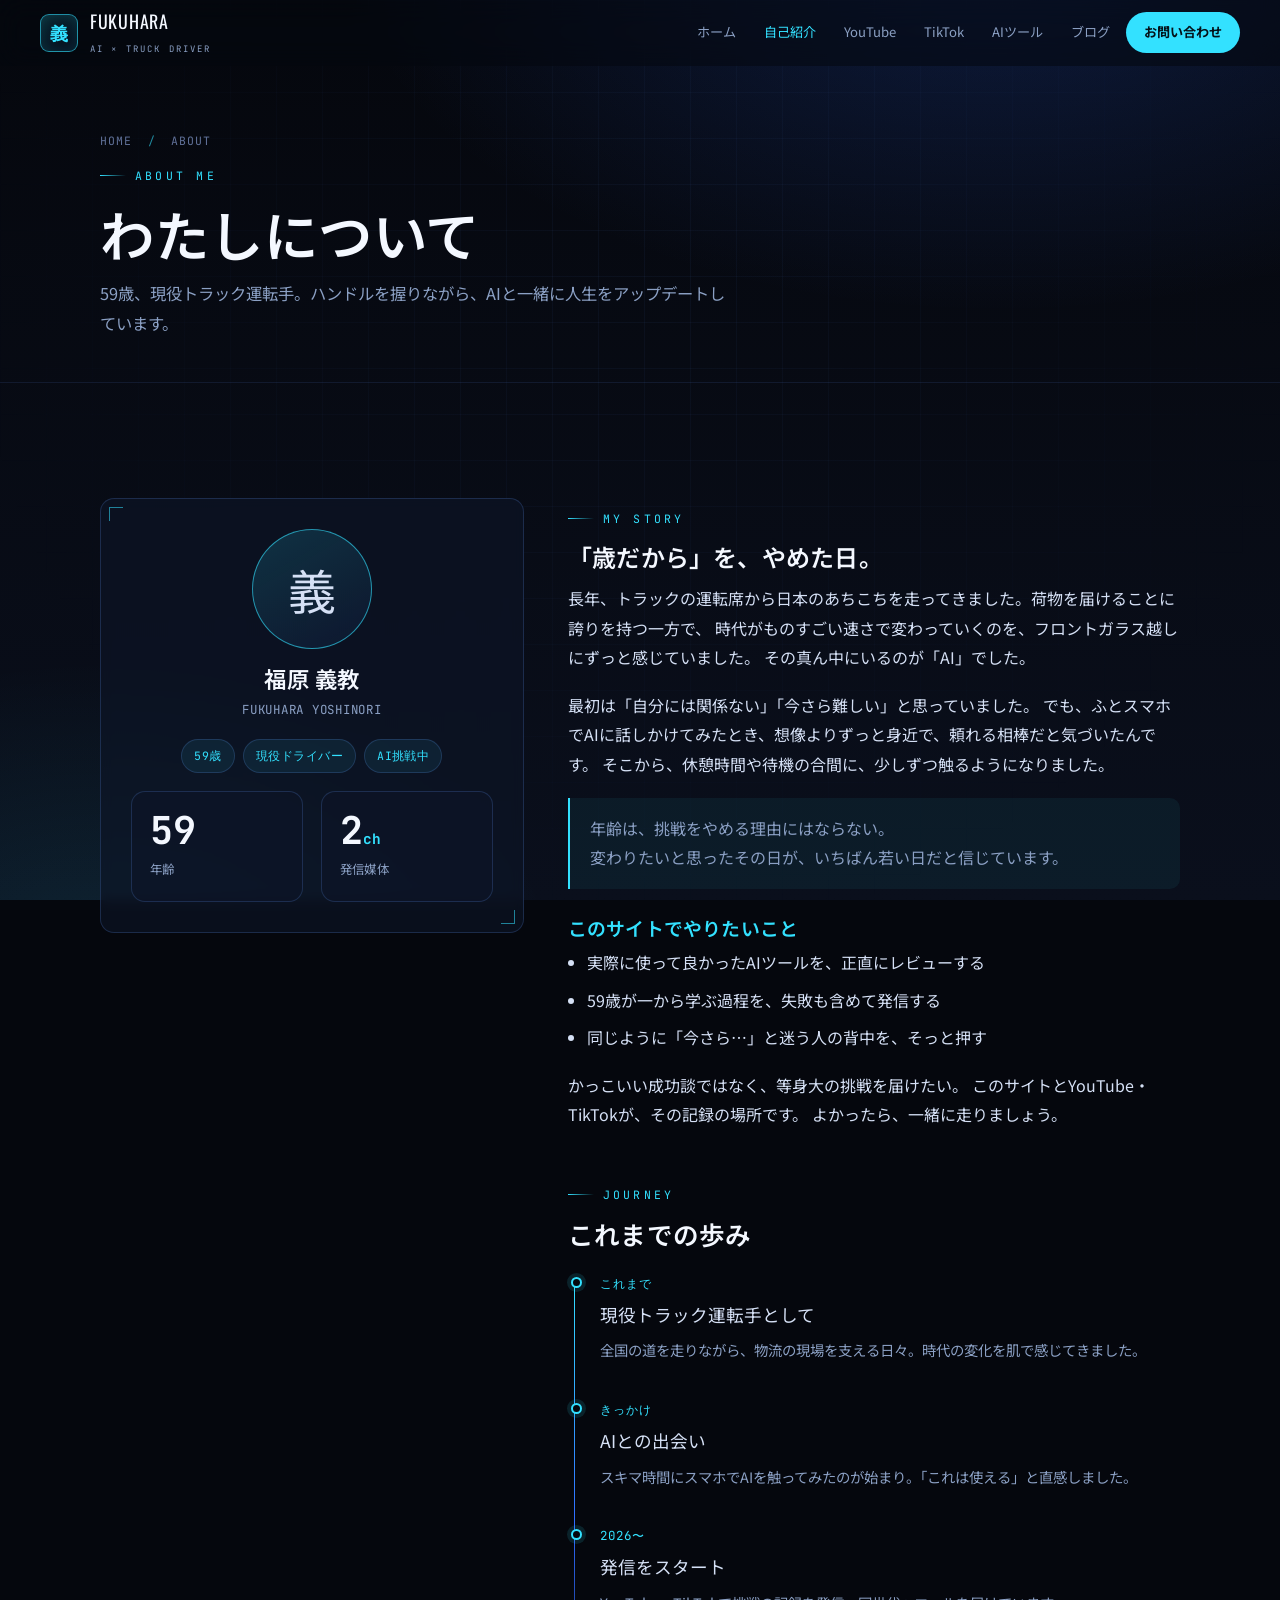
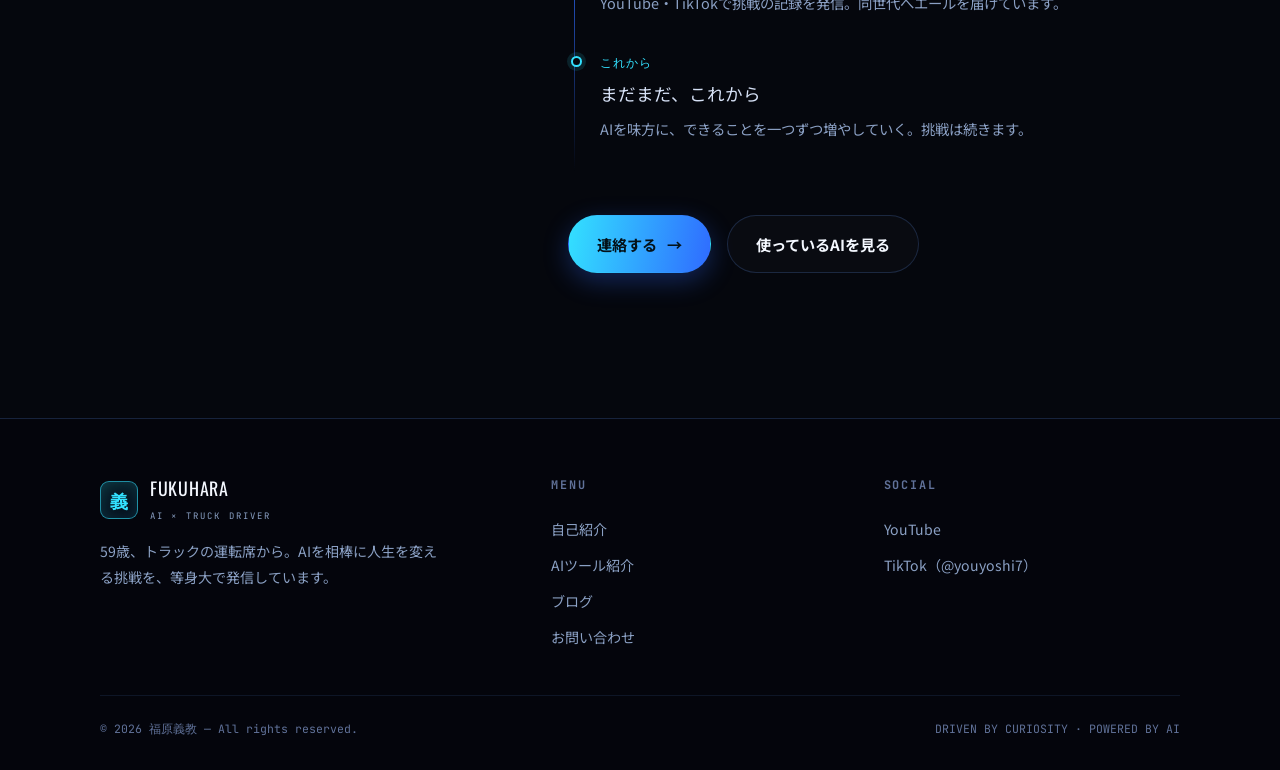
<file: about.html>
<!DOCTYPE html>
<html lang="ja">
<head>
  <meta charset="UTF-8">
  <meta name="viewport" content="width=device-width, initial-scale=1.0">
  <title>自己紹介 | 福原義教</title>
  <meta name="description" content="福原義教のプロフィールとストーリー。59歳・現役トラック運転手が、なぜ今AIに挑戦するのか。これまでの歩みとこれからの目標を紹介します。">
  <meta name="theme-color" content="#05070d">
  <meta name="robots" content="index, follow">
  <link rel="canonical" href="https://yoshinori7779-pixel.github.io/sanki-hompage/about.html">
  <meta property="og:type" content="profile">
  <meta property="og:site_name" content="福原義教 公式サイト">
  <meta property="og:title" content="自己紹介 | 福原義教">
  <meta property="og:description" content="59歳・現役トラック運転手が、なぜ今AIに挑戦するのか。">
  <meta property="og:url" content="https://yoshinori7779-pixel.github.io/sanki-hompage/about.html">
  <meta property="og:image" content="https://yoshinori7779-pixel.github.io/sanki-hompage/assets/ogp.png">
  <meta name="twitter:card" content="summary_large_image">
  <link rel="icon" href="data:image/svg+xml,<svg xmlns='http://www.w3.org/2000/svg' viewBox='0 0 32 32'><rect width='32' height='32' rx='7' fill='%2305070d'/><text x='16' y='23' font-family='Oswald,sans-serif' font-size='18' font-weight='700' text-anchor='middle' fill='%2333e1ff'>義</text></svg>">
  <link rel="preconnect" href="https://fonts.googleapis.com">
  <link rel="preconnect" href="https://fonts.gstatic.com" crossorigin>
  <link href="https://fonts.googleapis.com/css2?family=Oswald:wght@500;600;700&family=Noto+Sans+JP:wght@300;400;500;700&family=JetBrains+Mono:wght@400;500;700&display=swap" rel="stylesheet">
  <link rel="stylesheet" href="assets/style.css">
</head>
<body>
<a class="skip-link" href="#main">本文へスキップ</a>

<header class="site-header">
  <a class="brand" href="index.html" aria-label="福原義教 ホーム">
    <span class="brand-mark"><span>義</span></span>
    <span><span class="brand-name">FUKUHARA</span><span class="brand-tag">AI × TRUCK DRIVER</span></span>
  </a>
  <button class="nav-toggle" aria-label="メニューを開閉" aria-expanded="false" aria-controls="primary-nav">
    <span></span><span></span><span></span>
  </button>
  <nav class="nav" id="primary-nav" aria-label="メインナビゲーション">
    <a href="index.html">ホーム</a>
    <a href="about.html">自己紹介</a>
    <a href="youtube.html">YouTube</a>
    <a href="tiktok.html">TikTok</a>
    <a href="ai-tools.html">AIツール</a>
    <a href="blog.html">ブログ</a>
    <a href="contact.html" class="nav-cta">お問い合わせ</a>
  </nav>
</header>

<main id="main">

  <section class="page-hero">
    <div class="container">
      <p class="breadcrumb"><a href="index.html">HOME</a> <span>/</span> ABOUT</p>
      <span class="eyebrow" style="margin-top:14px;">About me</span>
      <h1 class="title">わたしについて</h1>
      <p class="lead">59歳、現役トラック運転手。ハンドルを握りながら、AIと一緒に人生をアップデートしています。</p>
    </div>
  </section>

  <section>
    <div class="container">
      <div style="display:grid;grid-template-columns:0.9fr 1.3fr;gap:44px;align-items:start;">

        <!-- profile card -->
        <aside class="panel reveal" style="padding:30px;position:sticky;top:88px;">
          <!-- TODO(依頼書3-(2)): プロフィール写真を差し込み。未使用時は下のイニシャルのまま可 -->
          <div class="channel-avatar" style="width:120px;height:120px;font-size:3rem;">義</div>
          <h2 class="card-title" style="text-align:center;font-size:1.4rem;">福原 義教</h2>
          <p class="mono" style="text-align:center;color:var(--muted);font-size:0.78rem;">FUKUHARA YOSHINORI</p>
          <div class="chips" style="justify-content:center;margin:18px 0;">
            <span class="chip">59歳</span>
            <span class="chip">現役ドライバー</span>
            <span class="chip">AI挑戦中</span>
          </div>
          <div class="stats" style="grid-template-columns:1fr 1fr;">
            <div class="stat"><div class="num">59</div><div class="cap">年齢</div></div>
            <div class="stat"><div class="num">2<small>ch</small></div><div class="cap">発信媒体</div></div>
          </div>
        </aside>

        <!-- story -->
        <div class="reveal">
          <div class="article-body" style="max-width:none;">
            <span class="eyebrow">My story</span>
            <h2 style="margin-top:14px;">「歳だから」を、やめた日。</h2>
            <p>
              長年、トラックの運転席から日本のあちこちを走ってきました。荷物を届けることに誇りを持つ一方で、
              時代がものすごい速さで変わっていくのを、フロントガラス越しにずっと感じていました。
              その真ん中にいるのが「AI」でした。
            </p>
            <p>
              最初は「自分には関係ない」「今さら難しい」と思っていました。
              でも、ふとスマホでAIに話しかけてみたとき、想像よりずっと身近で、頼れる相棒だと気づいたんです。
              そこから、休憩時間や待機の合間に、少しずつ触るようになりました。
            </p>
            <div class="callout">
              年齢は、挑戦をやめる理由にはならない。<br>
              変わりたいと思ったその日が、いちばん若い日だと信じています。
            </div>
            <h3>このサイトでやりたいこと</h3>
            <ul>
              <li>実際に使って良かったAIツールを、正直にレビューする</li>
              <li>59歳が一から学ぶ過程を、失敗も含めて発信する</li>
              <li>同じように「今さら…」と迷う人の背中を、そっと押す</li>
            </ul>
            <p>
              かっこいい成功談ではなく、等身大の挑戦を届けたい。
              このサイトとYouTube・TikTokが、その記録の場所です。
              よかったら、一緒に走りましょう。
            </p>
          </div>

          <!-- timeline -->
          <div style="margin-top:44px;">
            <span class="eyebrow">Journey</span>
            <h2 class="title" style="font-size:1.6rem;margin:14px 0 24px;">これまでの歩み</h2>
            <div class="timeline">
              <div class="tl-item">
                <div class="tl-year">これまで</div>
                <div class="tl-title">現役トラック運転手として</div>
                <div class="tl-text">全国の道を走りながら、物流の現場を支える日々。時代の変化を肌で感じてきました。</div>
              </div>
              <div class="tl-item">
                <div class="tl-year">きっかけ</div>
                <div class="tl-title">AIとの出会い</div>
                <div class="tl-text">スキマ時間にスマホでAIを触ってみたのが始まり。「これは使える」と直感しました。</div>
              </div>
              <div class="tl-item">
                <div class="tl-year">2026〜</div>
                <div class="tl-title">発信をスタート</div>
                <div class="tl-text">YouTube・TikTokで挑戦の記録を発信。同世代へエールを届けています。</div>
              </div>
              <div class="tl-item">
                <div class="tl-year">これから</div>
                <div class="tl-title">まだまだ、これから</div>
                <div class="tl-text">AIを味方に、できることを一つずつ増やしていく。挑戦は続きます。</div>
              </div>
            </div>
          </div>

          <div class="cta-actions" style="justify-content:flex-start;margin-top:38px;">
            <a href="contact.html" class="btn btn-primary">連絡する <span class="arrow">→</span></a>
            <a href="ai-tools.html" class="btn btn-ghost">使っているAIを見る</a>
          </div>
        </div>

      </div>
    </div>
  </section>

</main>

<footer class="site-footer">
  <div class="container">
    <div class="footer-grid">
      <div>
        <a class="brand" href="index.html">
          <span class="brand-mark"><span>義</span></span>
          <span><span class="brand-name">FUKUHARA</span><span class="brand-tag">AI × TRUCK DRIVER</span></span>
        </a>
        <p class="footer-about">59歳、トラックの運転席から。AIを相棒に人生を変える挑戦を、等身大で発信しています。</p>
      </div>
      <div class="footer-col">
        <h4>Menu</h4>
        <a href="about.html">自己紹介</a>
        <a href="ai-tools.html">AIツール紹介</a>
        <a href="blog.html">ブログ</a>
        <a href="contact.html">お問い合わせ</a>
      </div>
      <div class="footer-col">
        <h4>Social</h4>
        <a href="youtube.html">YouTube</a>
        <a href="tiktok.html">TikTok（@youyoshi7）</a>
      </div>
    </div>
    <div class="footer-bottom">
      <span>© <span id="year">2026</span> 福原義教 — All rights reserved.</span>
      <span>DRIVEN BY CURIOSITY · POWERED BY AI</span>
    </div>
  </div>
</footer>

<script src="assets/main.js" defer></script>
</body>
</html>
</file>
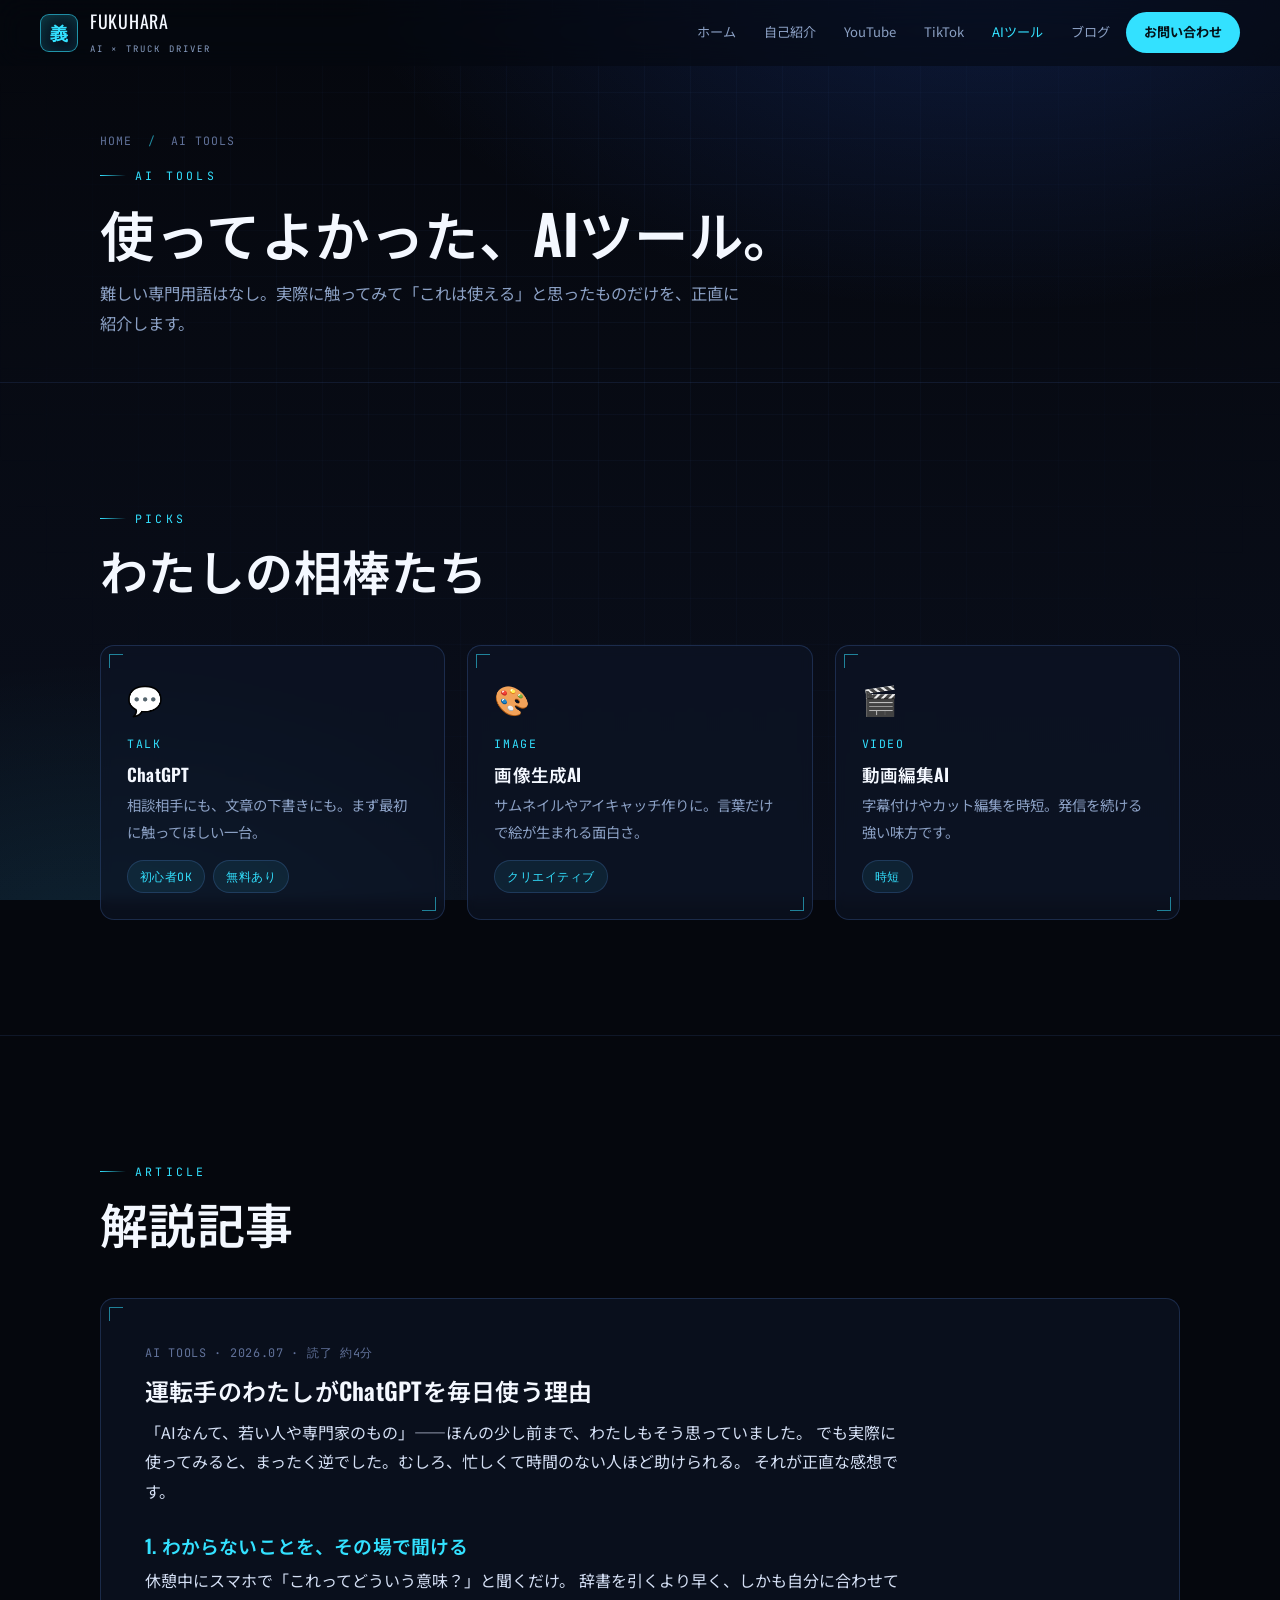
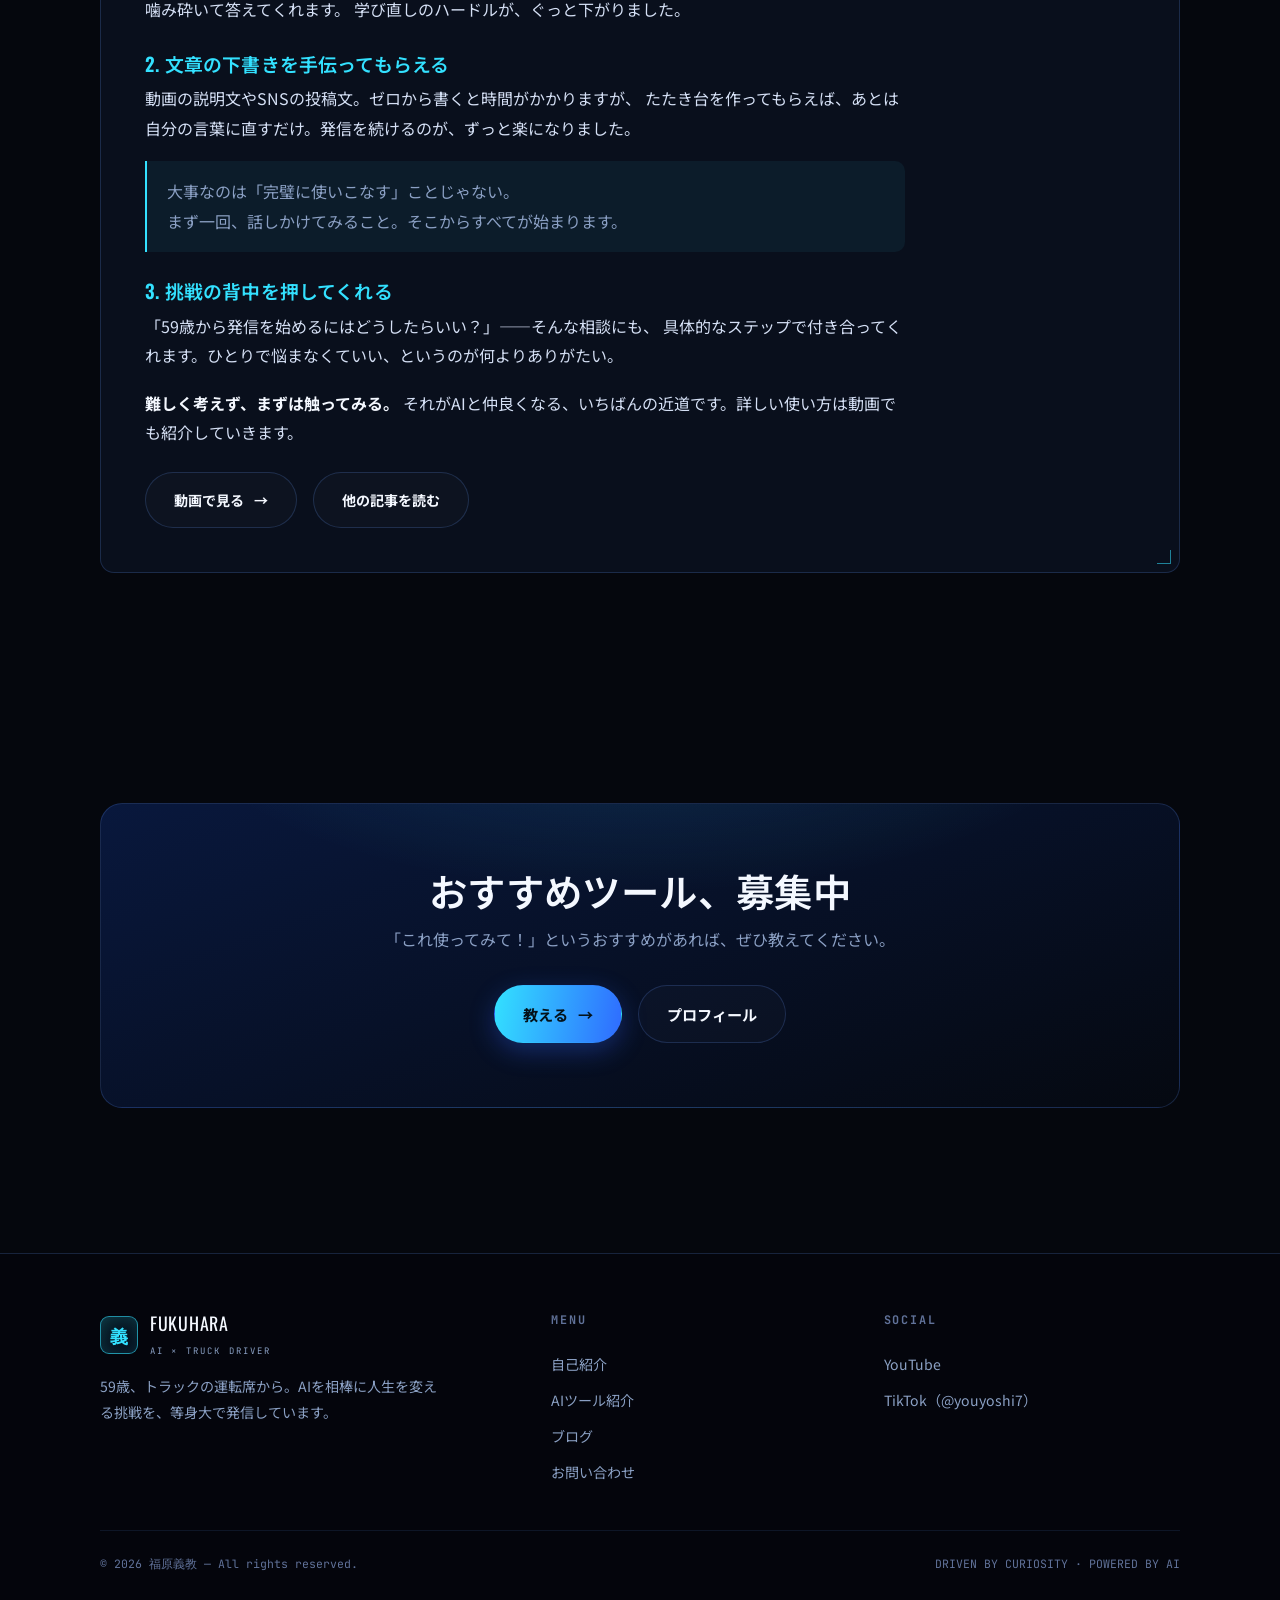
<file: ai-tools.html>
<!DOCTYPE html>
<html lang="ja">
<head>
  <meta charset="UTF-8">
  <meta name="viewport" content="width=device-width, initial-scale=1.0">
  <title>AIツール紹介 | 福原義教</title>
  <meta name="description" content="59歳トラック運転手の福原義教が、実際に使って良かったAIツールを正直にレビュー。ChatGPTをはじめ、初心者でも始めやすい使い方を解説記事形式で紹介します。">
  <meta name="theme-color" content="#05070d">
  <meta name="robots" content="index, follow">
  <link rel="canonical" href="https://yoshinori7779-pixel.github.io/sanki-hompage/ai-tools.html">
  <meta property="og:type" content="website">
  <meta property="og:site_name" content="福原義教 公式サイト">
  <meta property="og:title" content="AIツール紹介 | 福原義教">
  <meta property="og:description" content="実際に使って良かったAIツールを、59歳ドライバーが正直にレビュー。">
  <meta property="og:url" content="https://yoshinori7779-pixel.github.io/sanki-hompage/ai-tools.html">
  <meta property="og:image" content="https://yoshinori7779-pixel.github.io/sanki-hompage/assets/ogp.png">
  <meta name="twitter:card" content="summary_large_image">
  <link rel="icon" href="data:image/svg+xml,<svg xmlns='http://www.w3.org/2000/svg' viewBox='0 0 32 32'><rect width='32' height='32' rx='7' fill='%2305070d'/><text x='16' y='23' font-family='Oswald,sans-serif' font-size='18' font-weight='700' text-anchor='middle' fill='%2333e1ff'>義</text></svg>">
  <link rel="preconnect" href="https://fonts.googleapis.com">
  <link rel="preconnect" href="https://fonts.gstatic.com" crossorigin>
  <link href="https://fonts.googleapis.com/css2?family=Oswald:wght@500;600;700&family=Noto+Sans+JP:wght@300;400;500;700&family=JetBrains+Mono:wght@400;500;700&display=swap" rel="stylesheet">
  <link rel="stylesheet" href="assets/style.css">
</head>
<body>
<a class="skip-link" href="#main">本文へスキップ</a>

<header class="site-header">
  <a class="brand" href="index.html" aria-label="福原義教 ホーム">
    <span class="brand-mark"><span>義</span></span>
    <span><span class="brand-name">FUKUHARA</span><span class="brand-tag">AI × TRUCK DRIVER</span></span>
  </a>
  <button class="nav-toggle" aria-label="メニューを開閉" aria-expanded="false" aria-controls="primary-nav">
    <span></span><span></span><span></span>
  </button>
  <nav class="nav" id="primary-nav" aria-label="メインナビゲーション">
    <a href="index.html">ホーム</a>
    <a href="about.html">自己紹介</a>
    <a href="youtube.html">YouTube</a>
    <a href="tiktok.html">TikTok</a>
    <a href="ai-tools.html">AIツール</a>
    <a href="blog.html">ブログ</a>
    <a href="contact.html" class="nav-cta">お問い合わせ</a>
  </nav>
</header>

<main id="main">

  <section class="page-hero">
    <div class="container">
      <p class="breadcrumb"><a href="index.html">HOME</a> <span>/</span> AI TOOLS</p>
      <span class="eyebrow" style="margin-top:14px;">AI Tools</span>
      <h1 class="title">使ってよかった、AIツール。</h1>
      <p class="lead">難しい専門用語はなし。実際に触ってみて「これは使える」と思ったものだけを、正直に紹介します。</p>
    </div>
  </section>

  <section>
    <div class="container">
      <div class="section-head reveal">
        <span class="eyebrow">Picks</span>
        <h2 class="title">わたしの相棒たち</h2>
      </div>
      <div class="grid cols-3">
        <article class="panel reveal">
          <div style="font-size:1.8rem;margin-bottom:8px;">💬</div>
          <p class="card-index">TALK</p>
          <h3 class="card-title" style="font-size:1.1rem;">ChatGPT</h3>
          <p class="card-text">相談相手にも、文章の下書きにも。まず最初に触ってほしい一台。</p>
          <div class="chips" style="margin-top:14px;"><span class="chip">初心者OK</span><span class="chip">無料あり</span></div>
        </article>
        <article class="panel reveal d1">
          <div style="font-size:1.8rem;margin-bottom:8px;">🎨</div>
          <p class="card-index">IMAGE</p>
          <h3 class="card-title" style="font-size:1.1rem;">画像生成AI</h3>
          <p class="card-text">サムネイルやアイキャッチ作りに。言葉だけで絵が生まれる面白さ。</p>
          <div class="chips" style="margin-top:14px;"><span class="chip">クリエイティブ</span></div>
        </article>
        <article class="panel reveal d2">
          <div style="font-size:1.8rem;margin-bottom:8px;">🎬</div>
          <p class="card-index">VIDEO</p>
          <h3 class="card-title" style="font-size:1.1rem;">動画編集AI</h3>
          <p class="card-text">字幕付けやカット編集を時短。発信を続ける強い味方です。</p>
          <div class="chips" style="margin-top:14px;"><span class="chip">時短</span></div>
        </article>
      </div>
    </div>
  </section>

  <!-- feature article -->
  <section style="border-top:1px solid var(--line-soft);">
    <div class="container">
      <div class="section-head reveal">
        <span class="eyebrow">Article</span>
        <h2 class="title">解説記事</h2>
      </div>
      <article class="panel reveal" style="padding:clamp(24px,4vw,44px);">
        <p class="meta mono" style="color:var(--muted-2);font-size:0.74rem;">AI TOOLS · 2026.07 · 読了 約4分</p>
        <div class="article-body" style="margin-top:12px;">
          <h2 style="margin-top:8px;">運転手のわたしがChatGPTを毎日使う理由</h2>
          <p>
            「AIなんて、若い人や専門家のもの」——ほんの少し前まで、わたしもそう思っていました。
            でも実際に使ってみると、まったく逆でした。むしろ、忙しくて時間のない人ほど助けられる。
            それが正直な感想です。
          </p>
          <h3>1. わからないことを、その場で聞ける</h3>
          <p>
            休憩中にスマホで「これってどういう意味？」と聞くだけ。
            辞書を引くより早く、しかも自分に合わせて噛み砕いて答えてくれます。
            学び直しのハードルが、ぐっと下がりました。
          </p>
          <h3>2. 文章の下書きを手伝ってもらえる</h3>
          <p>
            動画の説明文やSNSの投稿文。ゼロから書くと時間がかかりますが、
            たたき台を作ってもらえば、あとは自分の言葉に直すだけ。発信を続けるのが、ずっと楽になりました。
          </p>
          <div class="callout">
            大事なのは「完璧に使いこなす」ことじゃない。<br>
            まず一回、話しかけてみること。そこからすべてが始まります。
          </div>
          <h3>3. 挑戦の背中を押してくれる</h3>
          <p>
            「59歳から発信を始めるにはどうしたらいい？」——そんな相談にも、
            具体的なステップで付き合ってくれます。ひとりで悩まなくていい、というのが何よりありがたい。
          </p>
          <p>
            <strong>難しく考えず、まずは触ってみる。</strong>
            それがAIと仲良くなる、いちばんの近道です。詳しい使い方は動画でも紹介していきます。
          </p>
        </div>
        <div class="cta-actions" style="justify-content:flex-start;margin-top:24px;">
          <a href="youtube.html" class="btn btn-ghost" style="font-size:0.88rem;">動画で見る <span class="arrow">→</span></a>
          <a href="blog.html" class="btn btn-ghost" style="font-size:0.88rem;">他の記事を読む</a>
        </div>
      </article>
    </div>
  </section>

  <section id="cta">
    <div class="container">
      <div class="cta-band reveal">
        <h2 class="title" style="font-size:clamp(1.6rem,4vw,2.4rem);">おすすめツール、募集中</h2>
        <p class="lead">「これ使ってみて！」というおすすめがあれば、ぜひ教えてください。</p>
        <div class="cta-actions">
          <a href="contact.html" class="btn btn-primary">教える <span class="arrow">→</span></a>
          <a href="about.html" class="btn btn-ghost">プロフィール</a>
        </div>
      </div>
    </div>
  </section>

</main>

<footer class="site-footer">
  <div class="container">
    <div class="footer-grid">
      <div>
        <a class="brand" href="index.html">
          <span class="brand-mark"><span>義</span></span>
          <span><span class="brand-name">FUKUHARA</span><span class="brand-tag">AI × TRUCK DRIVER</span></span>
        </a>
        <p class="footer-about">59歳、トラックの運転席から。AIを相棒に人生を変える挑戦を、等身大で発信しています。</p>
      </div>
      <div class="footer-col">
        <h4>Menu</h4>
        <a href="about.html">自己紹介</a>
        <a href="ai-tools.html">AIツール紹介</a>
        <a href="blog.html">ブログ</a>
        <a href="contact.html">お問い合わせ</a>
      </div>
      <div class="footer-col">
        <h4>Social</h4>
        <a href="youtube.html">YouTube</a>
        <a href="tiktok.html">TikTok（@youyoshi7）</a>
      </div>
    </div>
    <div class="footer-bottom">
      <span>© <span id="year">2026</span> 福原義教 — All rights reserved.</span>
      <span>DRIVEN BY CURIOSITY · POWERED BY AI</span>
    </div>
  </div>
</footer>

<script src="assets/main.js" defer></script>
</body>
</html>
</file>
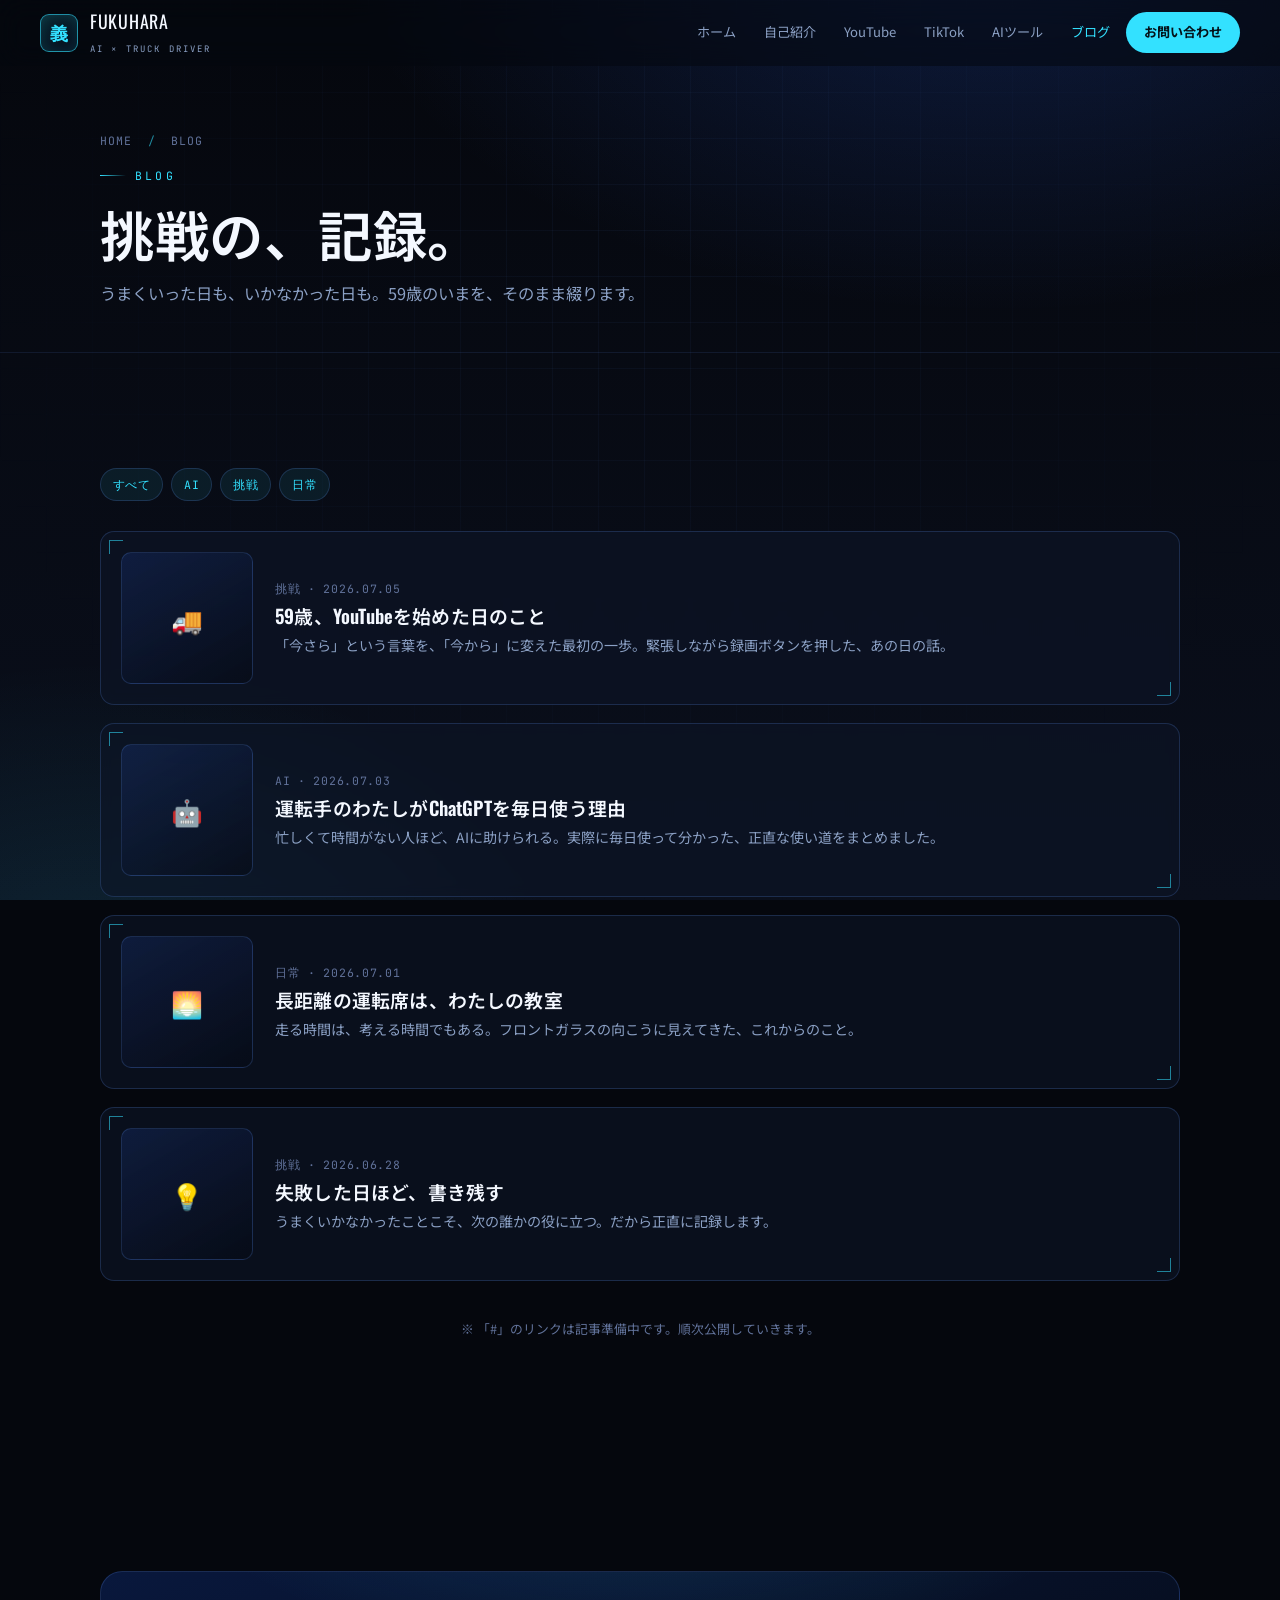
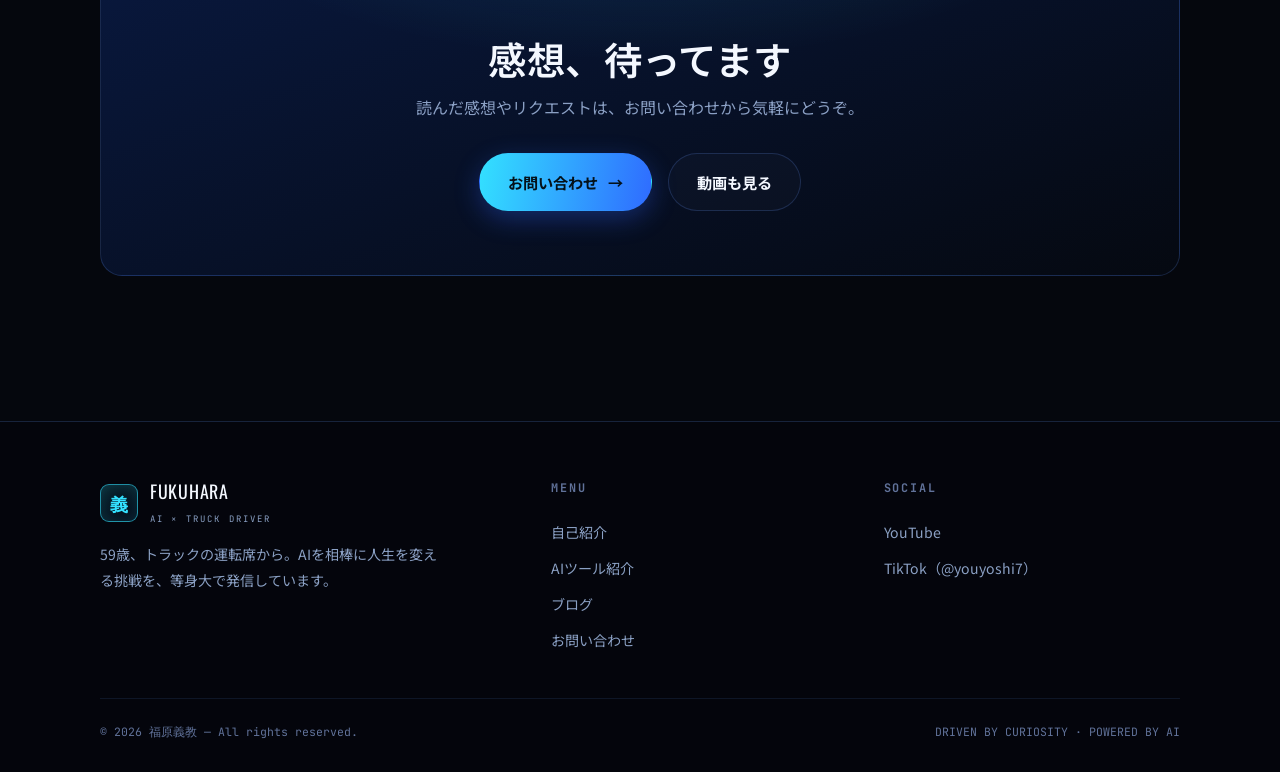
<file: blog.html>
<!DOCTYPE html>
<html lang="ja">
<head>
  <meta charset="UTF-8">
  <meta name="viewport" content="width=device-width, initial-scale=1.0">
  <title>ブログ | 福原義教</title>
  <meta name="description" content="福原義教のブログ。59歳トラック運転手がAIで人生を変える挑戦の記録、学び、日々の気づきを綴っています。">
  <meta name="theme-color" content="#05070d">
  <meta name="robots" content="index, follow">
  <link rel="canonical" href="https://yoshinori7779-pixel.github.io/sanki-hompage/blog.html">
  <meta property="og:type" content="website">
  <meta property="og:site_name" content="福原義教 公式サイト">
  <meta property="og:title" content="ブログ | 福原義教">
  <meta property="og:description" content="59歳トラック運転手がAIで人生を変える挑戦の記録と日々の学び。">
  <meta property="og:url" content="https://yoshinori7779-pixel.github.io/sanki-hompage/blog.html">
  <meta property="og:image" content="https://yoshinori7779-pixel.github.io/sanki-hompage/assets/ogp.png">
  <meta name="twitter:card" content="summary_large_image">
  <link rel="icon" href="data:image/svg+xml,<svg xmlns='http://www.w3.org/2000/svg' viewBox='0 0 32 32'><rect width='32' height='32' rx='7' fill='%2305070d'/><text x='16' y='23' font-family='Oswald,sans-serif' font-size='18' font-weight='700' text-anchor='middle' fill='%2333e1ff'>義</text></svg>">
  <link rel="preconnect" href="https://fonts.googleapis.com">
  <link rel="preconnect" href="https://fonts.gstatic.com" crossorigin>
  <link href="https://fonts.googleapis.com/css2?family=Oswald:wght@500;600;700&family=Noto+Sans+JP:wght@300;400;500;700&family=JetBrains+Mono:wght@400;500;700&display=swap" rel="stylesheet">
  <link rel="stylesheet" href="assets/style.css">
</head>
<body>
<a class="skip-link" href="#main">本文へスキップ</a>

<header class="site-header">
  <a class="brand" href="index.html" aria-label="福原義教 ホーム">
    <span class="brand-mark"><span>義</span></span>
    <span><span class="brand-name">FUKUHARA</span><span class="brand-tag">AI × TRUCK DRIVER</span></span>
  </a>
  <button class="nav-toggle" aria-label="メニューを開閉" aria-expanded="false" aria-controls="primary-nav">
    <span></span><span></span><span></span>
  </button>
  <nav class="nav" id="primary-nav" aria-label="メインナビゲーション">
    <a href="index.html">ホーム</a>
    <a href="about.html">自己紹介</a>
    <a href="youtube.html">YouTube</a>
    <a href="tiktok.html">TikTok</a>
    <a href="ai-tools.html">AIツール</a>
    <a href="blog.html">ブログ</a>
    <a href="contact.html" class="nav-cta">お問い合わせ</a>
  </nav>
</header>

<main id="main">

  <section class="page-hero">
    <div class="container">
      <p class="breadcrumb"><a href="index.html">HOME</a> <span>/</span> BLOG</p>
      <span class="eyebrow" style="margin-top:14px;">Blog</span>
      <h1 class="title">挑戦の、記録。</h1>
      <p class="lead">うまくいった日も、いかなかった日も。59歳のいまを、そのまま綴ります。</p>
    </div>
  </section>

  <section>
    <div class="container">
      <div class="chips reveal" style="margin-bottom:30px;">
        <span class="chip">すべて</span>
        <span class="chip">AI</span>
        <span class="chip">挑戦</span>
        <span class="chip">日常</span>
      </div>

      <!-- TODO(依頼書): 記事は今後追加。以下はサンプル記事です -->
      <div class="grid" style="gap:18px;">
        <article class="panel post reveal">
          <div class="thumb">🚚</div>
          <div>
            <p class="meta">挑戦 · 2026.07.05</p>
            <h2 class="post-title" style="font-size:1.18rem;"><a href="#">59歳、YouTubeを始めた日のこと</a></h2>
            <p class="excerpt">「今さら」という言葉を、「今から」に変えた最初の一歩。緊張しながら録画ボタンを押した、あの日の話。</p>
          </div>
        </article>
        <article class="panel post reveal d1">
          <div class="thumb">🤖</div>
          <div>
            <p class="meta">AI · 2026.07.03</p>
            <h2 class="post-title" style="font-size:1.18rem;"><a href="ai-tools.html">運転手のわたしがChatGPTを毎日使う理由</a></h2>
            <p class="excerpt">忙しくて時間がない人ほど、AIに助けられる。実際に毎日使って分かった、正直な使い道をまとめました。</p>
          </div>
        </article>
        <article class="panel post reveal d2">
          <div class="thumb">🌅</div>
          <div>
            <p class="meta">日常 · 2026.07.01</p>
            <h2 class="post-title" style="font-size:1.18rem;"><a href="#">長距離の運転席は、わたしの教室</a></h2>
            <p class="excerpt">走る時間は、考える時間でもある。フロントガラスの向こうに見えてきた、これからのこと。</p>
          </div>
        </article>
        <article class="panel post reveal d3">
          <div class="thumb">💡</div>
          <div>
            <p class="meta">挑戦 · 2026.06.28</p>
            <h2 class="post-title" style="font-size:1.18rem;"><a href="#">失敗した日ほど、書き残す</a></h2>
            <p class="excerpt">うまくいかなかったことこそ、次の誰かの役に立つ。だから正直に記録します。</p>
          </div>
        </article>
      </div>

      <p class="form-note reveal" style="text-align:center;margin-top:36px;">※ 「#」のリンクは記事準備中です。順次公開していきます。</p>
    </div>
  </section>

  <section id="cta">
    <div class="container">
      <div class="cta-band reveal">
        <h2 class="title" style="font-size:clamp(1.6rem,4vw,2.4rem);">感想、待ってます</h2>
        <p class="lead">読んだ感想やリクエストは、お問い合わせから気軽にどうぞ。</p>
        <div class="cta-actions">
          <a href="contact.html" class="btn btn-primary">お問い合わせ <span class="arrow">→</span></a>
          <a href="youtube.html" class="btn btn-ghost">動画も見る</a>
        </div>
      </div>
    </div>
  </section>

</main>

<footer class="site-footer">
  <div class="container">
    <div class="footer-grid">
      <div>
        <a class="brand" href="index.html">
          <span class="brand-mark"><span>義</span></span>
          <span><span class="brand-name">FUKUHARA</span><span class="brand-tag">AI × TRUCK DRIVER</span></span>
        </a>
        <p class="footer-about">59歳、トラックの運転席から。AIを相棒に人生を変える挑戦を、等身大で発信しています。</p>
      </div>
      <div class="footer-col">
        <h4>Menu</h4>
        <a href="about.html">自己紹介</a>
        <a href="ai-tools.html">AIツール紹介</a>
        <a href="blog.html">ブログ</a>
        <a href="contact.html">お問い合わせ</a>
      </div>
      <div class="footer-col">
        <h4>Social</h4>
        <a href="youtube.html">YouTube</a>
        <a href="tiktok.html">TikTok（@youyoshi7）</a>
      </div>
    </div>
    <div class="footer-bottom">
      <span>© <span id="year">2026</span> 福原義教 — All rights reserved.</span>
      <span>DRIVEN BY CURIOSITY · POWERED BY AI</span>
    </div>
  </div>
</footer>

<script src="assets/main.js" defer></script>
</body>
</html>
</file>
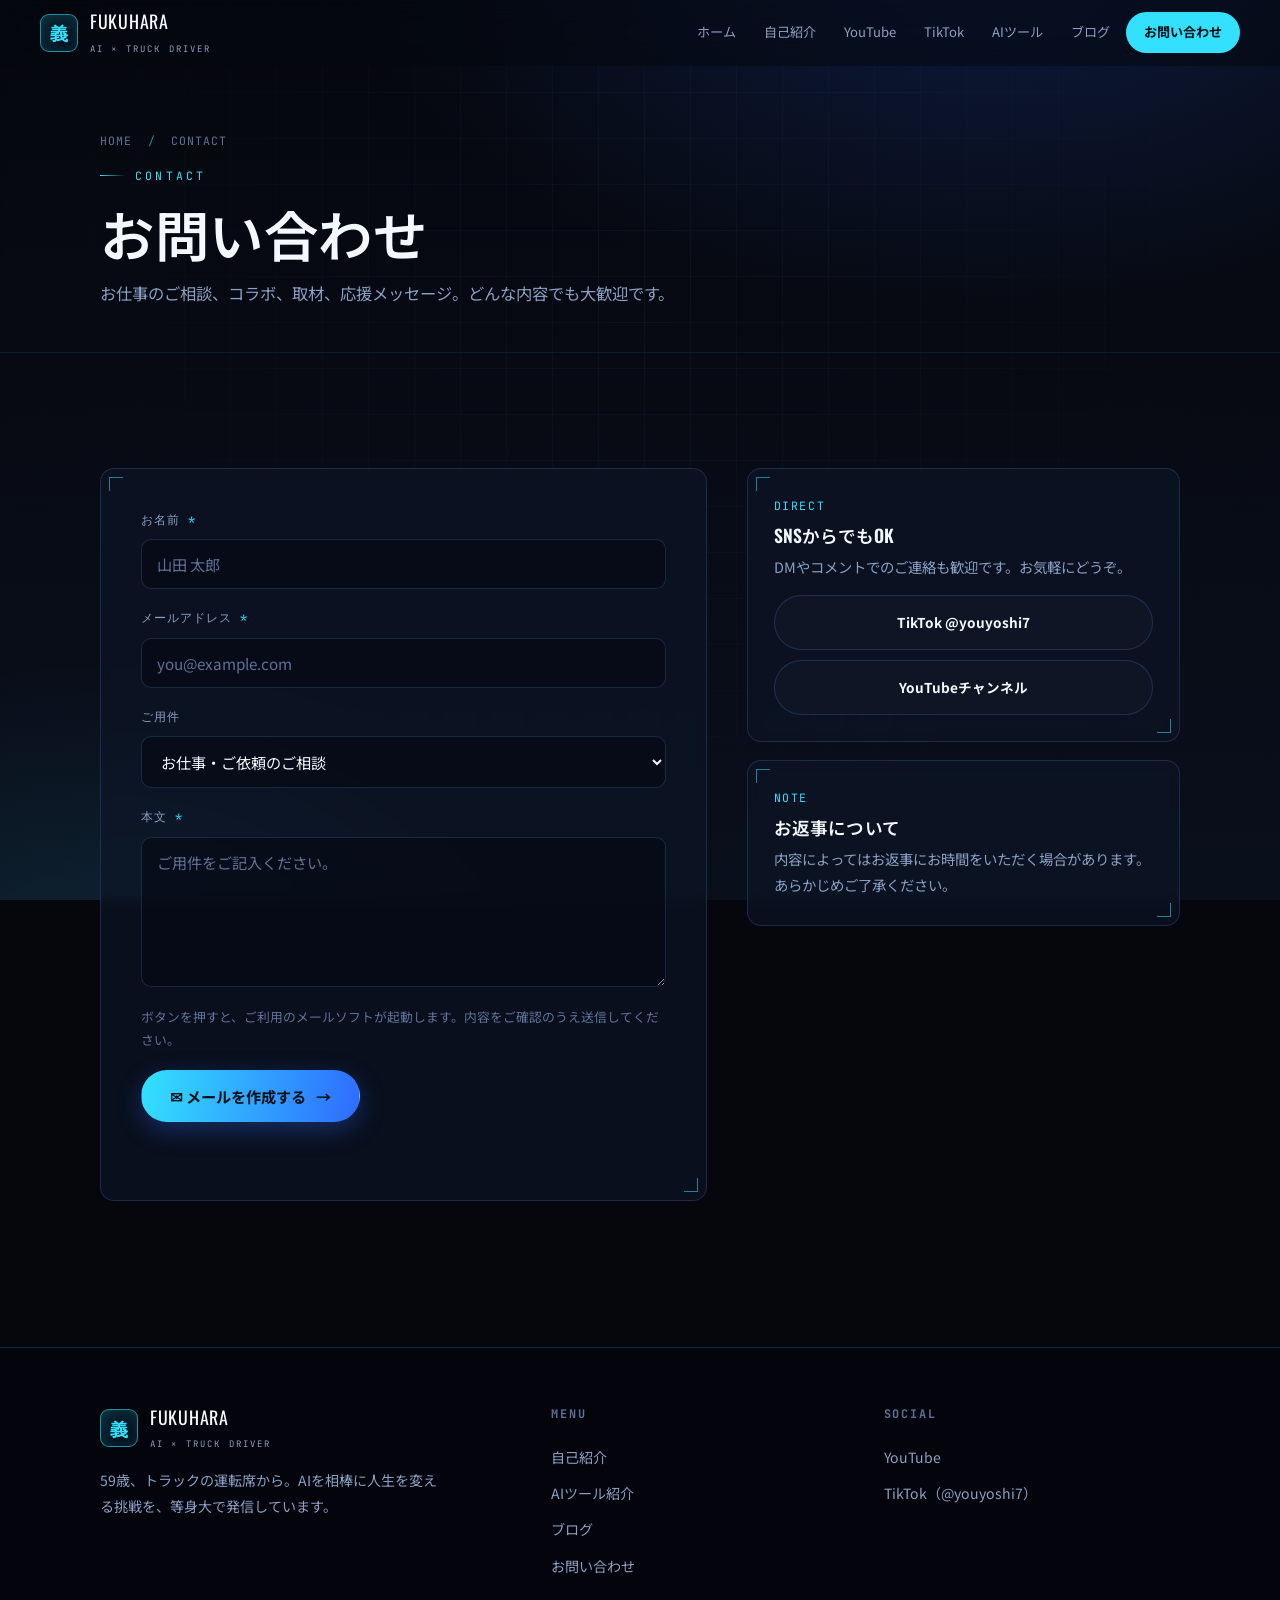
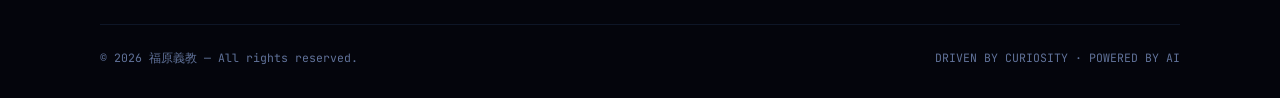
<file: contact.html>
<!DOCTYPE html>
<html lang="ja">
<head>
  <meta charset="UTF-8">
  <meta name="viewport" content="width=device-width, initial-scale=1.0">
  <title>お問い合わせ | 福原義教</title>
  <meta name="description" content="福原義教へのお問い合わせページ。お仕事のご相談、コラボ、取材、応援メッセージなど、お気軽にご連絡ください。">
  <meta name="theme-color" content="#05070d">
  <meta name="robots" content="index, follow">
  <link rel="canonical" href="https://yoshinori7779-pixel.github.io/sanki-hompage/contact.html">
  <meta property="og:type" content="website">
  <meta property="og:site_name" content="福原義教 公式サイト">
  <meta property="og:title" content="お問い合わせ | 福原義教">
  <meta property="og:description" content="お仕事のご相談、コラボ、取材、応援メッセージなど、お気軽にご連絡ください。">
  <meta property="og:url" content="https://yoshinori7779-pixel.github.io/sanki-hompage/contact.html">
  <meta property="og:image" content="https://yoshinori7779-pixel.github.io/sanki-hompage/assets/ogp.png">
  <meta name="twitter:card" content="summary_large_image">
  <link rel="icon" href="data:image/svg+xml,<svg xmlns='http://www.w3.org/2000/svg' viewBox='0 0 32 32'><rect width='32' height='32' rx='7' fill='%2305070d'/><text x='16' y='23' font-family='Oswald,sans-serif' font-size='18' font-weight='700' text-anchor='middle' fill='%2333e1ff'>義</text></svg>">
  <link rel="preconnect" href="https://fonts.googleapis.com">
  <link rel="preconnect" href="https://fonts.gstatic.com" crossorigin>
  <link href="https://fonts.googleapis.com/css2?family=Oswald:wght@500;600;700&family=Noto+Sans+JP:wght@300;400;500;700&family=JetBrains+Mono:wght@400;500;700&display=swap" rel="stylesheet">
  <link rel="stylesheet" href="assets/style.css">
</head>
<body>
<a class="skip-link" href="#main">本文へスキップ</a>

<header class="site-header">
  <a class="brand" href="index.html" aria-label="福原義教 ホーム">
    <span class="brand-mark"><span>義</span></span>
    <span><span class="brand-name">FUKUHARA</span><span class="brand-tag">AI × TRUCK DRIVER</span></span>
  </a>
  <button class="nav-toggle" aria-label="メニューを開閉" aria-expanded="false" aria-controls="primary-nav">
    <span></span><span></span><span></span>
  </button>
  <nav class="nav" id="primary-nav" aria-label="メインナビゲーション">
    <a href="index.html">ホーム</a>
    <a href="about.html">自己紹介</a>
    <a href="youtube.html">YouTube</a>
    <a href="tiktok.html">TikTok</a>
    <a href="ai-tools.html">AIツール</a>
    <a href="blog.html">ブログ</a>
    <a href="contact.html" class="nav-cta">お問い合わせ</a>
  </nav>
</header>

<main id="main">

  <section class="page-hero">
    <div class="container">
      <p class="breadcrumb"><a href="index.html">HOME</a> <span>/</span> CONTACT</p>
      <span class="eyebrow" style="margin-top:14px;">Contact</span>
      <h1 class="title">お問い合わせ</h1>
      <p class="lead">お仕事のご相談、コラボ、取材、応援メッセージ。どんな内容でも大歓迎です。</p>
    </div>
  </section>

  <section>
    <div class="container">
      <div style="display:grid;grid-template-columns:1.4fr 1fr;gap:40px;align-items:start;">

        <!-- form -->
        <div class="panel reveal" style="padding:clamp(24px,4vw,40px);">
          <!--
            送信方式: mailto（依頼書 2 / 3-(1)）
            ▼ data-mailto を実アドレスに変更してください（現在は仮設定 contact@example.com）
          -->
          <form id="contact-form" class="form" data-mailto="contact@example.com" novalidate>
            <div class="field">
              <label for="name">お名前 <span class="req">*</span></label>
              <input type="text" id="name" name="name" autocomplete="name" placeholder="山田 太郎" required>
            </div>
            <div class="field">
              <label for="email">メールアドレス <span class="req">*</span></label>
              <input type="email" id="email" name="email" autocomplete="email" placeholder="you@example.com" required>
            </div>
            <div class="field">
              <label for="subject">ご用件</label>
              <select id="subject" name="subject">
                <option>お仕事・ご依頼のご相談</option>
                <option>コラボ・出演のご相談</option>
                <option>取材・メディア掲載</option>
                <option>応援メッセージ</option>
                <option>その他</option>
              </select>
            </div>
            <div class="field">
              <label for="message">本文 <span class="req">*</span></label>
              <textarea id="message" name="message" placeholder="ご用件をご記入ください。" required></textarea>
            </div>
            <p class="form-note">
              ボタンを押すと、ご利用のメールソフトが起動します。内容をご確認のうえ送信してください。
            </p>
            <div>
              <button type="submit" class="btn btn-primary">✉ メールを作成する <span class="arrow">→</span></button>
            </div>
            <p id="form-status" class="form-status" role="status" aria-live="polite"></p>
          </form>
        </div>

        <!-- side info -->
        <aside class="reveal d1" style="display:grid;gap:18px;">
          <div class="panel">
            <p class="card-index">DIRECT</p>
            <h2 class="card-title" style="font-size:1.1rem;">SNSからでもOK</h2>
            <p class="card-text" style="margin-bottom:14px;">DMやコメントでのご連絡も歓迎です。お気軽にどうぞ。</p>
            <a href="https://www.tiktok.com/@youyoshi7" target="_blank" rel="noopener" class="btn btn-ghost" style="width:100%;justify-content:center;font-size:0.85rem;margin-bottom:10px;">TikTok @youyoshi7</a>
            <a href="youtube.html" class="btn btn-ghost" style="width:100%;justify-content:center;font-size:0.85rem;">YouTubeチャンネル</a>
          </div>
          <div class="panel">
            <p class="card-index">NOTE</p>
            <h2 class="card-title" style="font-size:1.1rem;">お返事について</h2>
            <p class="card-text">内容によってはお返事にお時間をいただく場合があります。あらかじめご了承ください。</p>
          </div>
        </aside>

      </div>
    </div>
  </section>

</main>

<footer class="site-footer">
  <div class="container">
    <div class="footer-grid">
      <div>
        <a class="brand" href="index.html">
          <span class="brand-mark"><span>義</span></span>
          <span><span class="brand-name">FUKUHARA</span><span class="brand-tag">AI × TRUCK DRIVER</span></span>
        </a>
        <p class="footer-about">59歳、トラックの運転席から。AIを相棒に人生を変える挑戦を、等身大で発信しています。</p>
      </div>
      <div class="footer-col">
        <h4>Menu</h4>
        <a href="about.html">自己紹介</a>
        <a href="ai-tools.html">AIツール紹介</a>
        <a href="blog.html">ブログ</a>
        <a href="contact.html">お問い合わせ</a>
      </div>
      <div class="footer-col">
        <h4>Social</h4>
        <a href="youtube.html">YouTube</a>
        <a href="tiktok.html">TikTok（@youyoshi7）</a>
      </div>
    </div>
    <div class="footer-bottom">
      <span>© <span id="year">2026</span> 福原義教 — All rights reserved.</span>
      <span>DRIVEN BY CURIOSITY · POWERED BY AI</span>
    </div>
  </div>
</footer>

<script src="assets/main.js" defer></script>
</body>
</html>
</file>
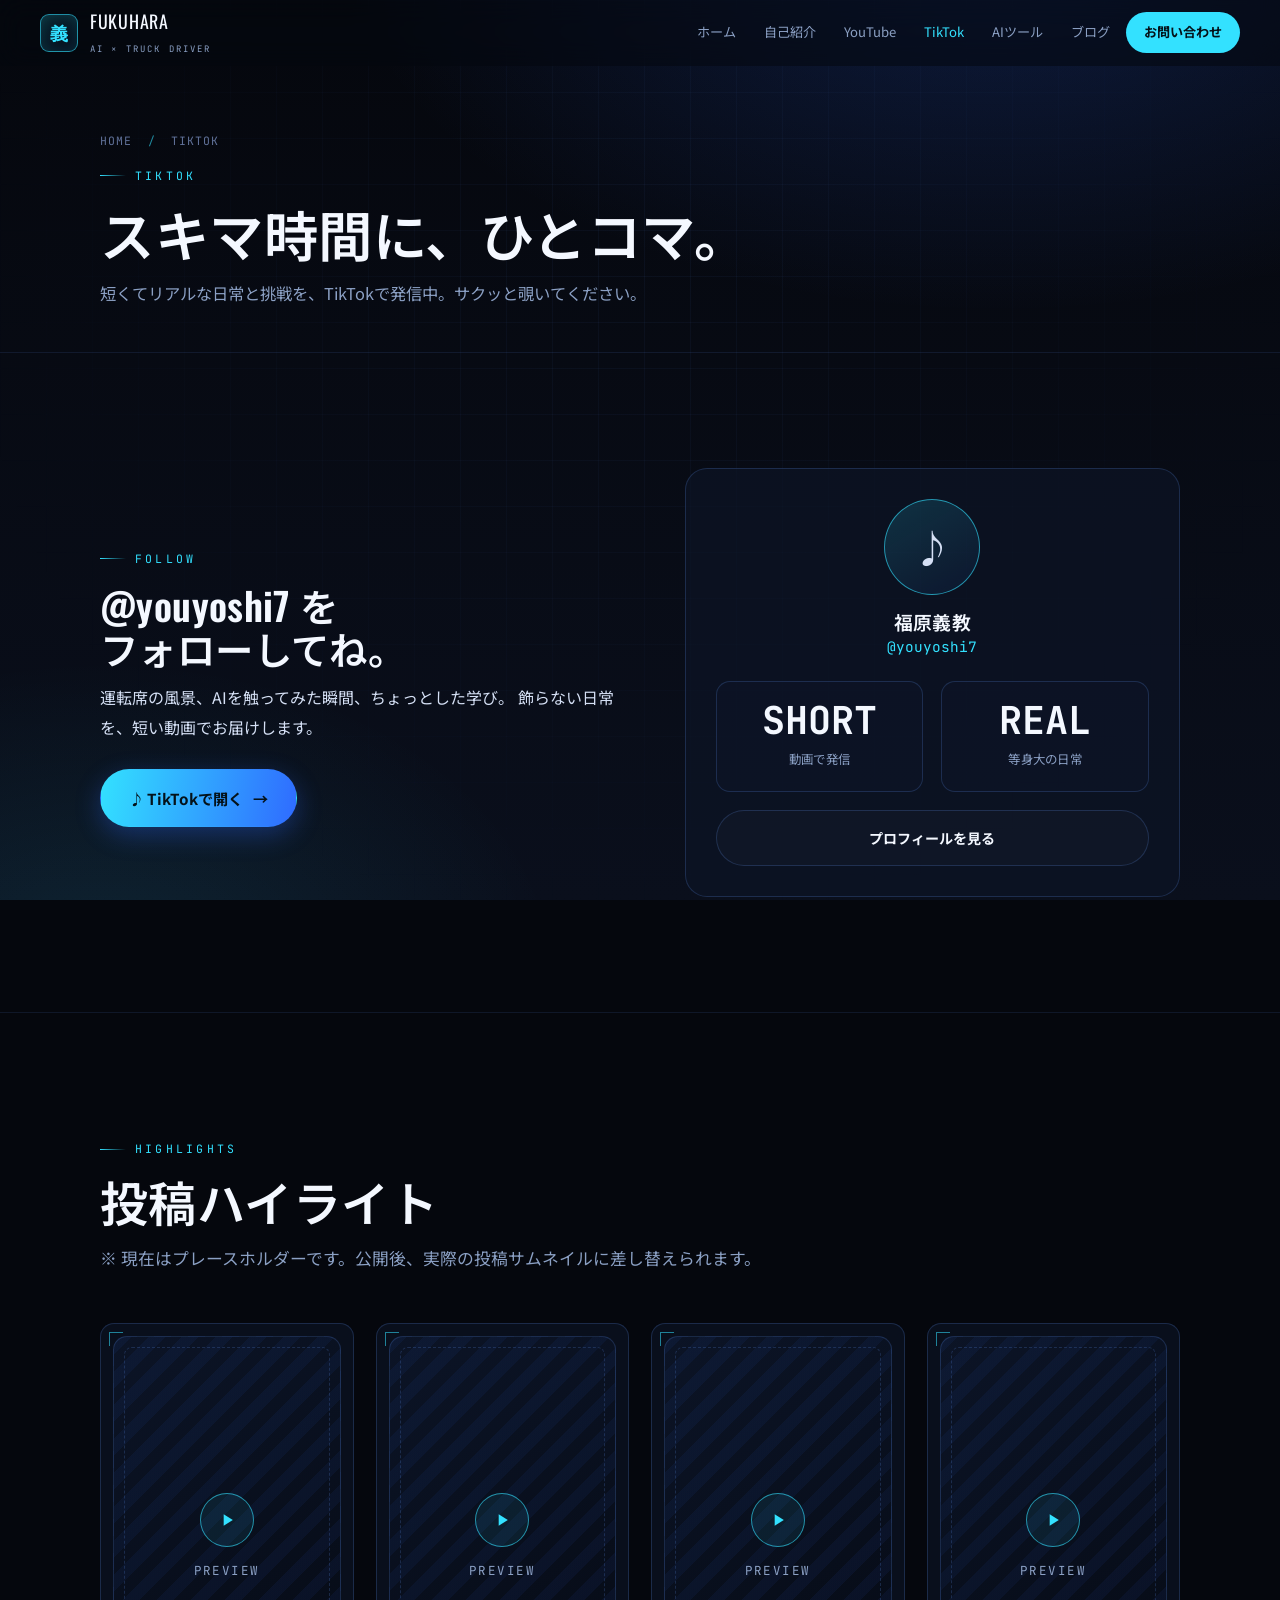
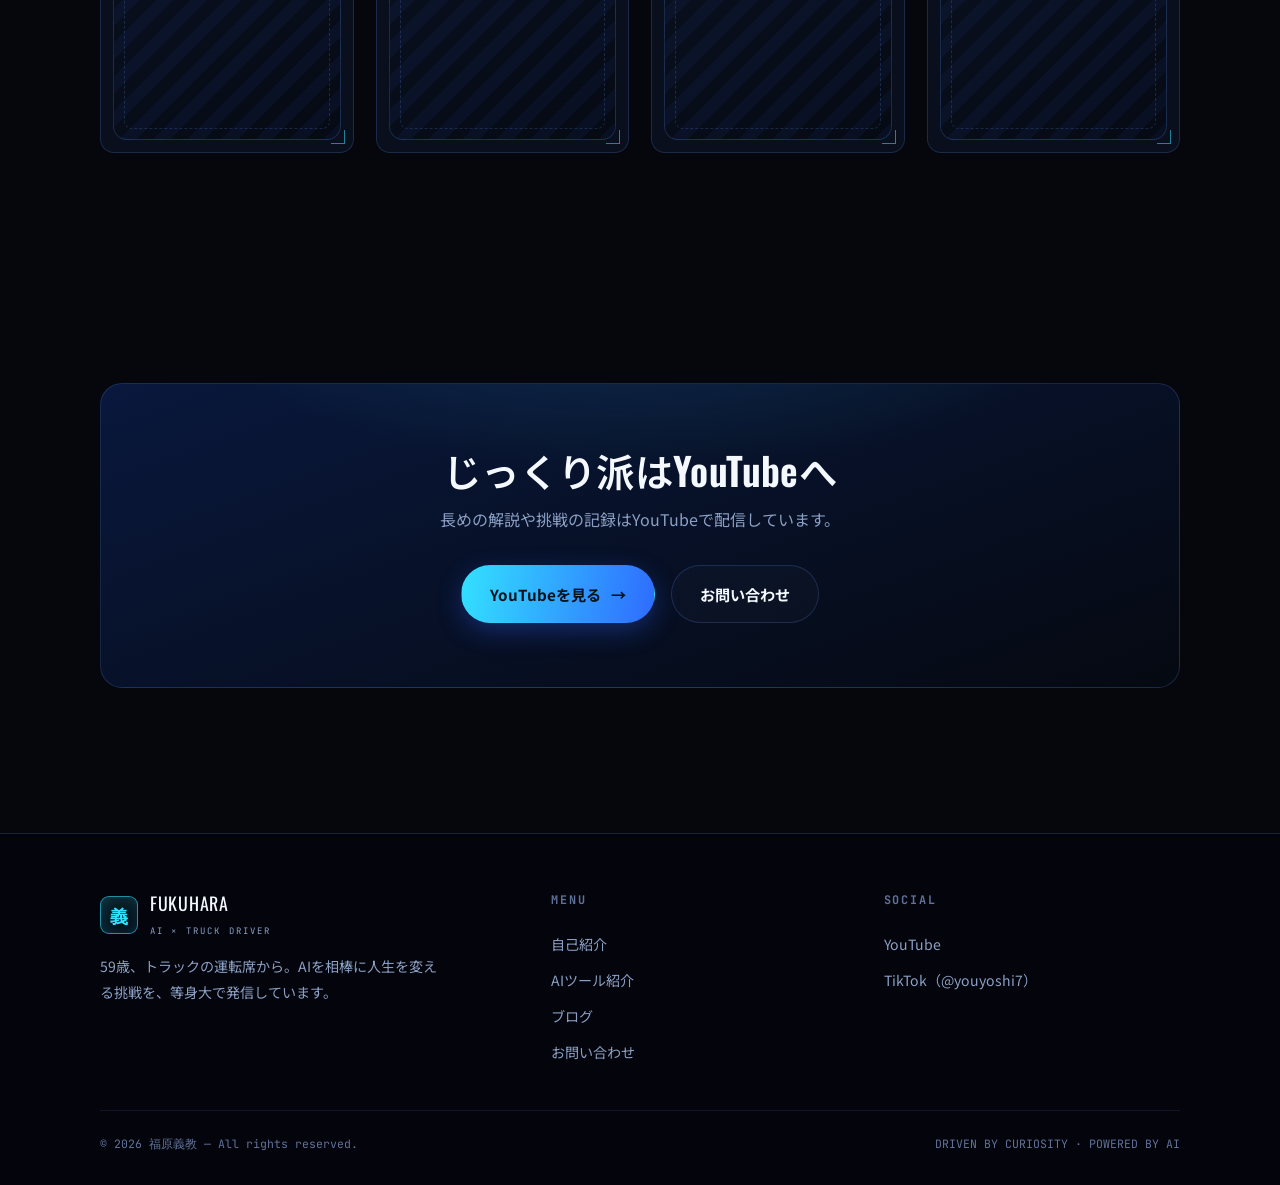
<file: tiktok.html>
<!DOCTYPE html>
<html lang="ja">
<head>
  <meta charset="UTF-8">
  <meta name="viewport" content="width=device-width, initial-scale=1.0">
  <title>TikTok | 福原義教（@youyoshi7）</title>
  <meta name="description" content="福原義教のTikTok（@youyoshi7）。59歳トラック運転手の日常とAI挑戦を、短い動画でリアルにお届け。スキマ時間にフォローよろしくお願いします。">
  <meta name="theme-color" content="#05070d">
  <meta name="robots" content="index, follow">
  <link rel="canonical" href="https://yoshinori7779-pixel.github.io/sanki-hompage/tiktok.html">
  <meta property="og:type" content="website">
  <meta property="og:site_name" content="福原義教 公式サイト">
  <meta property="og:title" content="TikTok | 福原義教（@youyoshi7）">
  <meta property="og:description" content="59歳トラック運転手の日常とAI挑戦を、短い動画でリアルにお届け。">
  <meta property="og:url" content="https://yoshinori7779-pixel.github.io/sanki-hompage/tiktok.html">
  <meta property="og:image" content="https://yoshinori7779-pixel.github.io/sanki-hompage/assets/ogp.png">
  <meta name="twitter:card" content="summary_large_image">
  <link rel="icon" href="data:image/svg+xml,<svg xmlns='http://www.w3.org/2000/svg' viewBox='0 0 32 32'><rect width='32' height='32' rx='7' fill='%2305070d'/><text x='16' y='23' font-family='Oswald,sans-serif' font-size='18' font-weight='700' text-anchor='middle' fill='%2333e1ff'>義</text></svg>">
  <link rel="preconnect" href="https://fonts.googleapis.com">
  <link rel="preconnect" href="https://fonts.gstatic.com" crossorigin>
  <link href="https://fonts.googleapis.com/css2?family=Oswald:wght@500;600;700&family=Noto+Sans+JP:wght@300;400;500;700&family=JetBrains+Mono:wght@400;500;700&display=swap" rel="stylesheet">
  <link rel="stylesheet" href="assets/style.css">
</head>
<body>
<a class="skip-link" href="#main">本文へスキップ</a>

<header class="site-header">
  <a class="brand" href="index.html" aria-label="福原義教 ホーム">
    <span class="brand-mark"><span>義</span></span>
    <span><span class="brand-name">FUKUHARA</span><span class="brand-tag">AI × TRUCK DRIVER</span></span>
  </a>
  <button class="nav-toggle" aria-label="メニューを開閉" aria-expanded="false" aria-controls="primary-nav">
    <span></span><span></span><span></span>
  </button>
  <nav class="nav" id="primary-nav" aria-label="メインナビゲーション">
    <a href="index.html">ホーム</a>
    <a href="about.html">自己紹介</a>
    <a href="youtube.html">YouTube</a>
    <a href="tiktok.html">TikTok</a>
    <a href="ai-tools.html">AIツール</a>
    <a href="blog.html">ブログ</a>
    <a href="contact.html" class="nav-cta">お問い合わせ</a>
  </nav>
</header>

<main id="main">

  <section class="page-hero">
    <div class="container">
      <p class="breadcrumb"><a href="index.html">HOME</a> <span>/</span> TIKTOK</p>
      <span class="eyebrow" style="margin-top:14px;">TikTok</span>
      <h1 class="title">スキマ時間に、ひとコマ。</h1>
      <p class="lead">短くてリアルな日常と挑戦を、TikTokで発信中。サクッと覗いてください。</p>
    </div>
  </section>

  <section>
    <div class="container">
      <div class="social-hero">
        <div class="reveal">
          <span class="eyebrow">Follow</span>
          <h2 class="title" style="font-size:clamp(1.6rem,4vw,2.4rem);margin:14px 0 14px;">
            @youyoshi7 を<br>フォローしてね。
          </h2>
          <p class="lead" style="margin-bottom:26px;">
            運転席の風景、AIを触ってみた瞬間、ちょっとした学び。
            飾らない日常を、短い動画でお届けします。
          </p>
          <a href="https://www.tiktok.com/@youyoshi7" target="_blank" rel="noopener" class="btn btn-primary">
            ♪ TikTokで開く <span class="arrow">→</span>
          </a>
        </div>
        <div class="channel-card reveal d1">
          <div class="channel-avatar">♪</div>
          <h2 class="card-title" style="margin-bottom:2px;">福原義教</h2>
          <p class="channel-handle">@youyoshi7</p>
          <div class="stats" style="grid-template-columns:1fr 1fr;margin-top:20px;">
            <div class="stat"><div class="num">SHORT</div><div class="cap">動画で発信</div></div>
            <div class="stat"><div class="num">REAL</div><div class="cap">等身大の日常</div></div>
          </div>
          <a href="https://www.tiktok.com/@youyoshi7" target="_blank" rel="noopener" class="btn btn-ghost" style="width:100%;justify-content:center;margin-top:18px;font-size:0.88rem;">プロフィールを見る</a>
        </div>
      </div>
    </div>
  </section>

  <section style="border-top:1px solid var(--line-soft);">
    <div class="container">
      <div class="section-head reveal">
        <span class="eyebrow">Highlights</span>
        <h2 class="title">投稿ハイライト</h2>
        <p class="lead">※ 現在はプレースホルダーです。公開後、実際の投稿サムネイルに差し替えられます。</p>
      </div>
      <div class="grid cols-4">
        <!-- TODO(依頼書3-(2)): VIDEO PREVIEW を実サムネイルに差し替え、@youyoshi7 の各投稿へリンク -->
        <div class="panel reveal" style="padding:12px;">
          <div class="media-ph" style="aspect-ratio:9/16;"><div style="display:grid;place-items:center;"><span class="play"><svg viewBox="0 0 24 24" fill="currentColor"><path d="M8 5v14l11-7z"/></svg></span>PREVIEW</div></div>
        </div>
        <div class="panel reveal d1" style="padding:12px;">
          <div class="media-ph" style="aspect-ratio:9/16;"><div style="display:grid;place-items:center;"><span class="play"><svg viewBox="0 0 24 24" fill="currentColor"><path d="M8 5v14l11-7z"/></svg></span>PREVIEW</div></div>
        </div>
        <div class="panel reveal d2" style="padding:12px;">
          <div class="media-ph" style="aspect-ratio:9/16;"><div style="display:grid;place-items:center;"><span class="play"><svg viewBox="0 0 24 24" fill="currentColor"><path d="M8 5v14l11-7z"/></svg></span>PREVIEW</div></div>
        </div>
        <div class="panel reveal d3" style="padding:12px;">
          <div class="media-ph" style="aspect-ratio:9/16;"><div style="display:grid;place-items:center;"><span class="play"><svg viewBox="0 0 24 24" fill="currentColor"><path d="M8 5v14l11-7z"/></svg></span>PREVIEW</div></div>
        </div>
      </div>
    </div>
  </section>

  <section id="cta">
    <div class="container">
      <div class="cta-band reveal">
        <h2 class="title" style="font-size:clamp(1.6rem,4vw,2.4rem);">じっくり派はYouTubeへ</h2>
        <p class="lead">長めの解説や挑戦の記録はYouTubeで配信しています。</p>
        <div class="cta-actions">
          <a href="youtube.html" class="btn btn-primary">YouTubeを見る <span class="arrow">→</span></a>
          <a href="contact.html" class="btn btn-ghost">お問い合わせ</a>
        </div>
      </div>
    </div>
  </section>

</main>

<footer class="site-footer">
  <div class="container">
    <div class="footer-grid">
      <div>
        <a class="brand" href="index.html">
          <span class="brand-mark"><span>義</span></span>
          <span><span class="brand-name">FUKUHARA</span><span class="brand-tag">AI × TRUCK DRIVER</span></span>
        </a>
        <p class="footer-about">59歳、トラックの運転席から。AIを相棒に人生を変える挑戦を、等身大で発信しています。</p>
      </div>
      <div class="footer-col">
        <h4>Menu</h4>
        <a href="about.html">自己紹介</a>
        <a href="ai-tools.html">AIツール紹介</a>
        <a href="blog.html">ブログ</a>
        <a href="contact.html">お問い合わせ</a>
      </div>
      <div class="footer-col">
        <h4>Social</h4>
        <a href="youtube.html">YouTube</a>
        <a href="tiktok.html">TikTok（@youyoshi7）</a>
      </div>
    </div>
    <div class="footer-bottom">
      <span>© <span id="year">2026</span> 福原義教 — All rights reserved.</span>
      <span>DRIVEN BY CURIOSITY · POWERED BY AI</span>
    </div>
  </div>
</footer>

<script src="assets/main.js" defer></script>
</body>
</html>
</file>
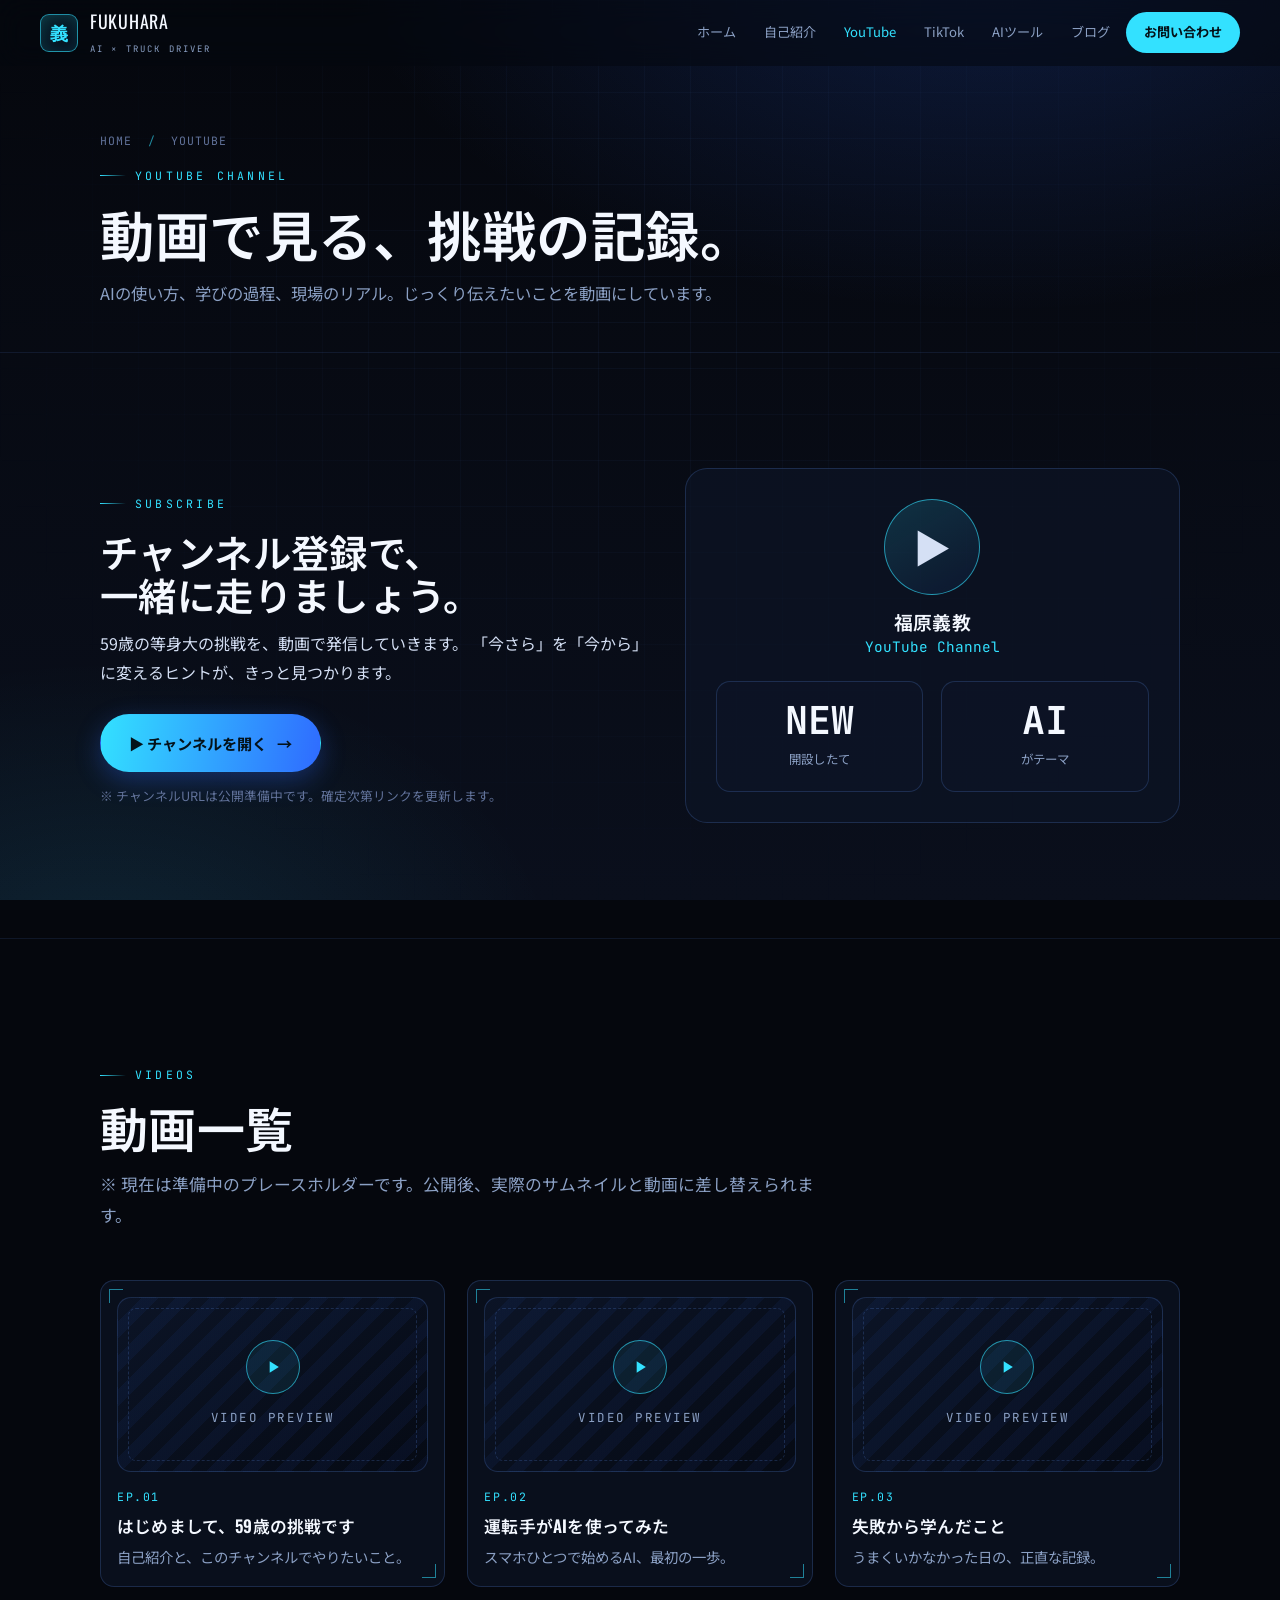
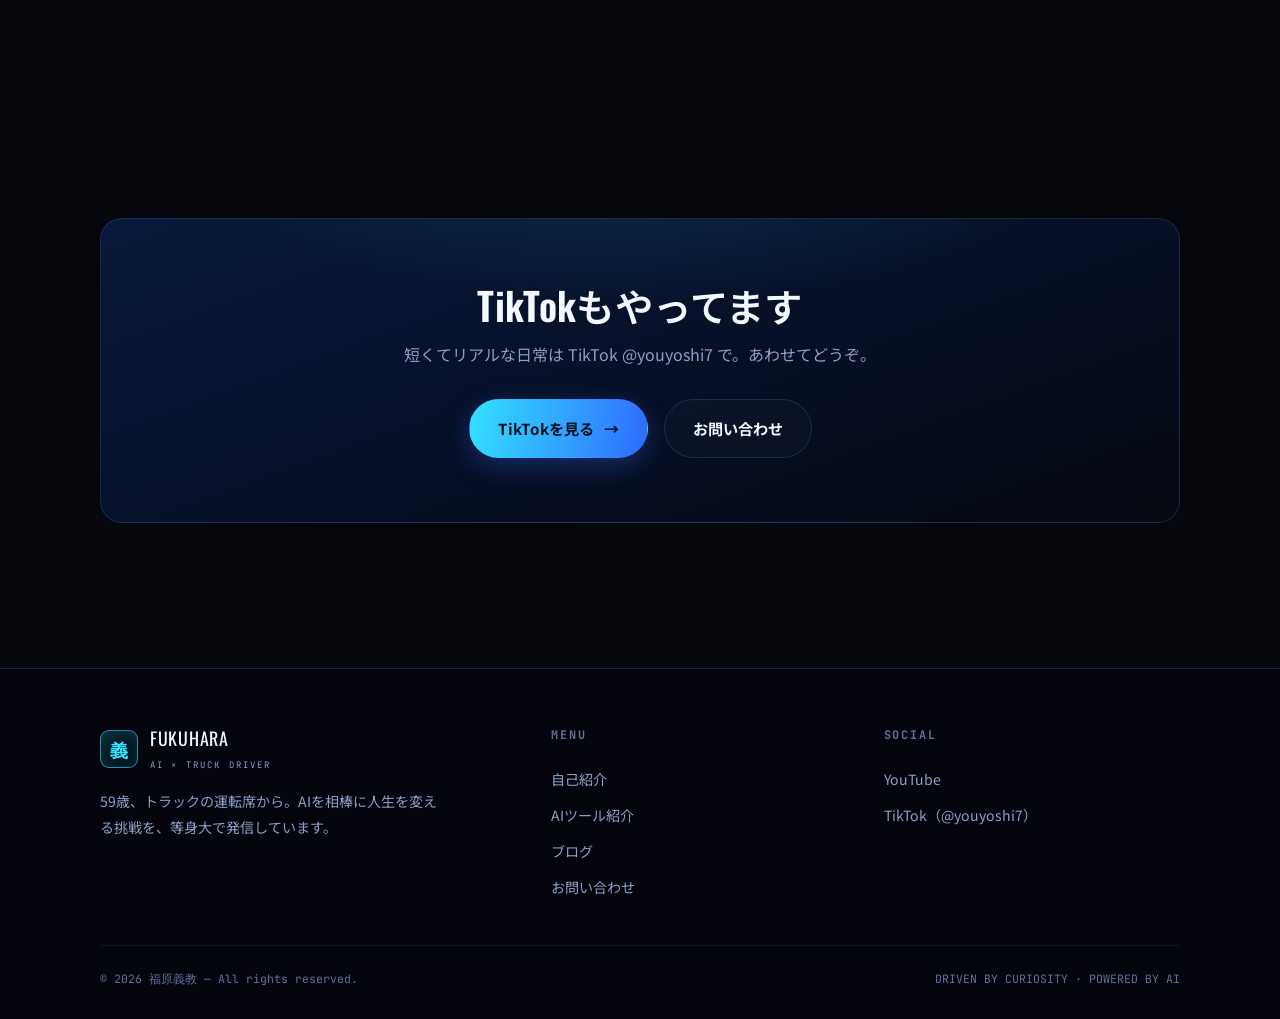
<file: youtube.html>
<!DOCTYPE html>
<html lang="ja">
<head>
  <meta charset="UTF-8">
  <meta name="viewport" content="width=device-width, initial-scale=1.0">
  <title>YouTube | 福原義教</title>
  <meta name="description" content="福原義教のYouTubeチャンネル。59歳トラック運転手によるAI活用や挑戦の記録を動画で配信。最新動画をチェックしてチャンネル登録をお願いします。">
  <meta name="theme-color" content="#05070d">
  <meta name="robots" content="index, follow">
  <link rel="canonical" href="https://yoshinori7779-pixel.github.io/sanki-hompage/youtube.html">
  <meta property="og:type" content="website">
  <meta property="og:site_name" content="福原義教 公式サイト">
  <meta property="og:title" content="YouTube | 福原義教">
  <meta property="og:description" content="59歳トラック運転手によるAI活用や挑戦の記録を動画で配信。">
  <meta property="og:url" content="https://yoshinori7779-pixel.github.io/sanki-hompage/youtube.html">
  <meta property="og:image" content="https://yoshinori7779-pixel.github.io/sanki-hompage/assets/ogp.png">
  <meta name="twitter:card" content="summary_large_image">
  <link rel="icon" href="data:image/svg+xml,<svg xmlns='http://www.w3.org/2000/svg' viewBox='0 0 32 32'><rect width='32' height='32' rx='7' fill='%2305070d'/><text x='16' y='23' font-family='Oswald,sans-serif' font-size='18' font-weight='700' text-anchor='middle' fill='%2333e1ff'>義</text></svg>">
  <link rel="preconnect" href="https://fonts.googleapis.com">
  <link rel="preconnect" href="https://fonts.gstatic.com" crossorigin>
  <link href="https://fonts.googleapis.com/css2?family=Oswald:wght@500;600;700&family=Noto+Sans+JP:wght@300;400;500;700&family=JetBrains+Mono:wght@400;500;700&display=swap" rel="stylesheet">
  <link rel="stylesheet" href="assets/style.css">
</head>
<body>
<a class="skip-link" href="#main">本文へスキップ</a>

<header class="site-header">
  <a class="brand" href="index.html" aria-label="福原義教 ホーム">
    <span class="brand-mark"><span>義</span></span>
    <span><span class="brand-name">FUKUHARA</span><span class="brand-tag">AI × TRUCK DRIVER</span></span>
  </a>
  <button class="nav-toggle" aria-label="メニューを開閉" aria-expanded="false" aria-controls="primary-nav">
    <span></span><span></span><span></span>
  </button>
  <nav class="nav" id="primary-nav" aria-label="メインナビゲーション">
    <a href="index.html">ホーム</a>
    <a href="about.html">自己紹介</a>
    <a href="youtube.html">YouTube</a>
    <a href="tiktok.html">TikTok</a>
    <a href="ai-tools.html">AIツール</a>
    <a href="blog.html">ブログ</a>
    <a href="contact.html" class="nav-cta">お問い合わせ</a>
  </nav>
</header>

<main id="main">

  <section class="page-hero">
    <div class="container">
      <p class="breadcrumb"><a href="index.html">HOME</a> <span>/</span> YOUTUBE</p>
      <span class="eyebrow" style="margin-top:14px;">YouTube Channel</span>
      <h1 class="title">動画で見る、挑戦の記録。</h1>
      <p class="lead">AIの使い方、学びの過程、現場のリアル。じっくり伝えたいことを動画にしています。</p>
    </div>
  </section>

  <section>
    <div class="container">
      <div class="social-hero">
        <div class="reveal">
          <span class="eyebrow">Subscribe</span>
          <h2 class="title" style="font-size:clamp(1.6rem,4vw,2.4rem);margin:14px 0 14px;">
            チャンネル登録で、<br>一緒に走りましょう。
          </h2>
          <p class="lead" style="margin-bottom:26px;">
            59歳の等身大の挑戦を、動画で発信していきます。
            「今さら」を「今から」に変えるヒントが、きっと見つかります。
          </p>
          <!-- TODO(依頼書3-(1)): チャンネルURL確定後、下記 href を実URLに変更 -->
          <a href="https://www.youtube.com/" target="_blank" rel="noopener" class="btn btn-primary">
            ▶ チャンネルを開く <span class="arrow">→</span>
          </a>
          <p class="form-note" style="margin-top:12px;">※ チャンネルURLは公開準備中です。確定次第リンクを更新します。</p>
        </div>
        <div class="channel-card reveal d1">
          <div class="channel-avatar">▶</div>
          <h2 class="card-title" style="margin-bottom:2px;">福原義教</h2>
          <p class="channel-handle">YouTube Channel</p>
          <div class="stats" style="grid-template-columns:1fr 1fr;margin-top:20px;">
            <div class="stat"><div class="num">NEW</div><div class="cap">開設したて</div></div>
            <div class="stat"><div class="num">AI</div><div class="cap">がテーマ</div></div>
          </div>
        </div>
      </div>
    </div>
  </section>

  <section style="border-top:1px solid var(--line-soft);">
    <div class="container">
      <div class="section-head reveal">
        <span class="eyebrow">Videos</span>
        <h2 class="title">動画一覧</h2>
        <p class="lead">※ 現在は準備中のプレースホルダーです。公開後、実際のサムネイルと動画に差し替えられます。</p>
      </div>
      <div class="grid cols-3">
        <!-- TODO(依頼書3-(2)): VIDEO PREVIEW を実サムネイルに差し替え、各カードを実動画リンクに -->
        <article class="panel reveal" style="padding:16px;">
          <div class="media-ph"><div style="display:grid;place-items:center;"><span class="play"><svg viewBox="0 0 24 24" fill="currentColor"><path d="M8 5v14l11-7z"/></svg></span>VIDEO PREVIEW</div></div>
          <p class="card-index" style="margin-top:14px;">EP.01</p>
          <h3 class="card-title" style="font-size:1.05rem;">はじめまして、59歳の挑戦です</h3>
          <p class="card-text">自己紹介と、このチャンネルでやりたいこと。</p>
        </article>
        <article class="panel reveal d1" style="padding:16px;">
          <div class="media-ph"><div style="display:grid;place-items:center;"><span class="play"><svg viewBox="0 0 24 24" fill="currentColor"><path d="M8 5v14l11-7z"/></svg></span>VIDEO PREVIEW</div></div>
          <p class="card-index" style="margin-top:14px;">EP.02</p>
          <h3 class="card-title" style="font-size:1.05rem;">運転手がAIを使ってみた</h3>
          <p class="card-text">スマホひとつで始めるAI、最初の一歩。</p>
        </article>
        <article class="panel reveal d2" style="padding:16px;">
          <div class="media-ph"><div style="display:grid;place-items:center;"><span class="play"><svg viewBox="0 0 24 24" fill="currentColor"><path d="M8 5v14l11-7z"/></svg></span>VIDEO PREVIEW</div></div>
          <p class="card-index" style="margin-top:14px;">EP.03</p>
          <h3 class="card-title" style="font-size:1.05rem;">失敗から学んだこと</h3>
          <p class="card-text">うまくいかなかった日の、正直な記録。</p>
        </article>
      </div>
    </div>
  </section>

  <section id="cta">
    <div class="container">
      <div class="cta-band reveal">
        <h2 class="title" style="font-size:clamp(1.6rem,4vw,2.4rem);">TikTokもやってます</h2>
        <p class="lead">短くてリアルな日常は TikTok @youyoshi7 で。あわせてどうぞ。</p>
        <div class="cta-actions">
          <a href="tiktok.html" class="btn btn-primary">TikTokを見る <span class="arrow">→</span></a>
          <a href="contact.html" class="btn btn-ghost">お問い合わせ</a>
        </div>
      </div>
    </div>
  </section>

</main>

<footer class="site-footer">
  <div class="container">
    <div class="footer-grid">
      <div>
        <a class="brand" href="index.html">
          <span class="brand-mark"><span>義</span></span>
          <span><span class="brand-name">FUKUHARA</span><span class="brand-tag">AI × TRUCK DRIVER</span></span>
        </a>
        <p class="footer-about">59歳、トラックの運転席から。AIを相棒に人生を変える挑戦を、等身大で発信しています。</p>
      </div>
      <div class="footer-col">
        <h4>Menu</h4>
        <a href="about.html">自己紹介</a>
        <a href="ai-tools.html">AIツール紹介</a>
        <a href="blog.html">ブログ</a>
        <a href="contact.html">お問い合わせ</a>
      </div>
      <div class="footer-col">
        <h4>Social</h4>
        <a href="youtube.html">YouTube</a>
        <a href="tiktok.html">TikTok（@youyoshi7）</a>
      </div>
    </div>
    <div class="footer-bottom">
      <span>© <span id="year">2026</span> 福原義教 — All rights reserved.</span>
      <span>DRIVEN BY CURIOSITY · POWERED BY AI</span>
    </div>
  </div>
</footer>

<script src="assets/main.js" defer></script>
</body>
</html>
</file>
<file: style.css>
/* =========================================================
   凛 Bar RIN — 星野リゾート風 高級和モダン (v2)
   写真主体・余白・静けさを重視したエディトリアル構成
   ========================================================= */

:root{
  --paper:      #faf7f0;
  --stone:      #efe8db;
  --stone-deep: #e2d7c0;
  --charcoal:   #24211d;
  --charcoal-soft:#3a352d;
  --forest:     #333c30;
  --wood:       #7c5a3c;
  --brass:      #a68752;
  --brass-soft: #c9ab74;
  --cream-text: #f4efe3;
  --line:       rgba(124,90,60,0.28);

  --font-display: 'Shippori Mincho', serif;
  --font-serif-alt: 'Zen Old Mincho', serif;
  --font-body: 'Zen Kaku Gothic New', sans-serif;

  --ease: cubic-bezier(.22,.61,.36,1);
}

*{ margin:0; padding:0; box-sizing:border-box; }
html{ scroll-behavior:smooth; }
body{
  font-family: var(--font-body);
  background: var(--paper);
  color: var(--charcoal);
  line-height: 2;
  letter-spacing: 0.02em;
  font-weight: 300;
  overflow-x: hidden;
  -webkit-font-smoothing: antialiased;
}
img, iframe{ max-width:100%; display:block; }
a{ color:inherit; text-decoration:none; }

/* ===== ローディングベール ===== */
.veil{
  position:fixed; inset:0; z-index:9999;
  background: var(--charcoal);
  display:flex; align-items:center; justify-content:center;
  transition: opacity 1.1s var(--ease), visibility 1.1s var(--ease);
}
.veil-mark{
  font-family: var(--font-display);
  font-size: 2.6rem; font-weight:400;
  color: var(--brass-soft);
  opacity:0;
  animation: veilFade 1.5s var(--ease) forwards;
}
@keyframes veilFade{
  0%{ opacity:0; letter-spacing:0.6em; }
  100%{ opacity:1; letter-spacing:0.1em; }
}
.veil.hide{ opacity:0; visibility:hidden; }

/* ===== ヘッダー（静かなナビ） ===== */
.site-header{
  position:fixed; top:0; left:0; right:0; z-index:400;
  display:flex; align-items:center; justify-content:space-between;
  padding: 30px 40px;
  mix-blend-mode: difference;
}
.brand{
  font-family: var(--font-display);
  font-size: 1.15rem;
  color: #fff;
  display:flex; align-items:baseline; gap:10px;
}
.brand-en{ font-size:0.58rem; letter-spacing:0.3em; font-family: var(--font-body); opacity:0.8; }

.menu-btn{
  background:none; border:none; cursor:pointer;
  display:flex; flex-direction:column; align-items:flex-end; gap:8px;
  color:#fff; z-index: 700; position:relative;
}
.menu-btn-line{ width: 30px; height:1px; background:#fff; transition: width .3s var(--ease); }
.menu-btn-text{ font-size: 0.6rem; letter-spacing: 0.3em; }
.menu-btn[aria-expanded="true"] .menu-btn-line{ width: 16px; }

/* ===== フルスクリーンナビ ===== */
.full-nav{
  position:fixed; inset:0; z-index:600;
  background: var(--charcoal);
  display:flex; flex-direction:column; justify-content:center;
  padding: 60px;
  transform: translateY(-100%);
  transition: transform .7s var(--ease);
}
.full-nav.open{ transform: translateY(0); }
.full-nav-list{ list-style:none; }
.full-nav-list li{
  border-top: 1px solid rgba(244,239,227,0.12);
  padding: 22px 0;
}
.full-nav-list li:last-child{ border-bottom: 1px solid rgba(244,239,227,0.12); }
.full-nav-list a{
  font-family: var(--font-display);
  font-size: clamp(1.3rem, 4vw, 2rem);
  color: var(--cream-text);
  display:flex; align-items:baseline; gap: 22px;
  transition: color .3s, padding-left .3s var(--ease);
}
.full-nav-list a::before{
  content: attr(data-n);
  font-family: var(--font-body);
  font-size: 0.7rem;
  color: var(--brass-soft);
  letter-spacing: 0.1em;
}
.full-nav-list a:hover{ color: var(--brass-soft); padding-left: 10px; }
.full-nav-foot{
  margin-top: 50px; display:flex; gap: 30px; flex-wrap:wrap;
  font-size: 0.72rem; letter-spacing: 0.08em; color: rgba(244,239,227,0.55);
}

/* ===== ヒーロー ===== */
.hero{
  position: relative;
  min-height: 100svh;
  display:flex; flex-direction:column; align-items:center; justify-content:flex-end;
  text-align:center;
  overflow:hidden;
  padding: 0 24px 90px;
}
.hero-photo{
  position:absolute; inset:0; z-index:0;
}
.hero-photo::after{
  content:''; position:absolute; inset:0;
  background: linear-gradient(180deg, rgba(36,33,29,0.15) 0%, rgba(36,33,29,0.55) 68%, rgba(36,33,29,0.85) 100%);
}
.ph-hero{ background: linear-gradient(155deg, #4a3f2e 0%, #2b271e 45%, #1c1913 100%); }
.ph-contact{ background: linear-gradient(155deg, #362d22 0%, #1d1913 100%); }

.hero-vtag{
  position:absolute; top: 130px; left: 40px; z-index:2;
  writing-mode: vertical-rl;
  font-size: 0.68rem; letter-spacing: 0.35em;
  color: rgba(244,239,227,0.7);
}

.hero-inner{ position:relative; z-index:2; max-width: 620px; }
.hero-mark{
  font-family: var(--font-display);
  font-weight: 500;
  font-size: clamp(3.6rem, 12vw, 6.4rem);
  color: var(--cream-text);
  line-height: 1;
  letter-spacing: 0.05em;
  margin-bottom: 26px;
}
.hero-copy{
  font-family: var(--font-serif-alt);
  font-size: clamp(1.05rem, 2.2vw, 1.35rem);
  color: var(--brass-soft);
  letter-spacing: 0.1em;
  margin-bottom: 20px;
}
.hero-sub{
  font-size: 0.86rem;
  color: rgba(244,239,227,0.82);
  margin-bottom: 42px;
  font-weight: 300;
}
.hero-buttons{ display:flex; gap:16px; justify-content:center; flex-wrap:wrap; }

.scroll-cue{
  position:absolute; bottom: 26px; right: 34px; z-index:2;
  display:flex; flex-direction:column; align-items:center; gap:10px;
  font-size: 0.62rem; letter-spacing: 0.3em; color: rgba(244,239,227,0.7);
}
.scroll-cue span{
  width:1px; height: 34px; background: linear-gradient(rgba(244,239,227,0.8), transparent);
  animation: scrollLine 2s ease-in-out infinite;
}
@keyframes scrollLine{
  0%{ transform: scaleY(0); transform-origin: top; }
  50%{ transform: scaleY(1); transform-origin: top; }
  51%{ transform: scaleY(1); transform-origin: bottom; }
  100%{ transform: scaleY(0); transform-origin: bottom; }
}

/* ===== ボタン ===== */
.btn{
  display:inline-block;
  padding: 15px 32px;
  font-size: 0.78rem;
  letter-spacing: 0.18em;
  border-radius: 0;
  transition: all .4s var(--ease);
}
.btn-line{
  border: 1px solid var(--brass-soft);
  color: var(--cream-text);
}
.btn-line:hover{ background: var(--brass-soft); color: var(--charcoal); }
.btn-ghost{
  border: 1px solid rgba(244,239,227,0.4);
  color: rgba(244,239,227,0.85);
}
.btn-ghost:hover{ border-color: var(--cream-text); }

/* ===== エディトリアル（写真＋文章 交互） ===== */
.editorial{
  display:grid; grid-template-columns: 1.1fr 0.9fr;
  min-height: 82vh;
}
.editorial-photo{ position:relative; }
.editorial-photo .media-frame{ height:100%; border:0; aspect-ratio:auto; border-radius:0; }
.photo-caption{
  position:absolute; left:28px; bottom:24px; z-index:2;
  font-size: 0.68rem; letter-spacing: 0.15em; color: rgba(244,239,227,0.85);
}
.editorial-text{
  display:flex; flex-direction:column; justify-content:center;
  padding: 90px 70px;
  background: var(--stone);
}
.eyebrow{
  font-size: 0.68rem; letter-spacing: 0.3em; color: var(--brass);
  text-transform:uppercase; margin-bottom: 14px;
}
.eyebrow.light{ color: var(--brass-soft); }
.editorial-title{
  font-family: var(--font-display);
  font-weight: 500;
  font-size: clamp(1.5rem, 3vw, 2rem);
  letter-spacing: 0.1em;
}
.editorial-title.light{ color: var(--cream-text); }
.hairline{ width:42px; height:1px; background: var(--brass); margin: 22px 0; }
.hairline.light{ background: var(--brass-soft); margin: 22px auto; }
.editorial-text .lead{
  font-family: var(--font-serif-alt);
  font-size: 1.1rem;
  color: var(--wood);
  margin-bottom: 20px;
  line-height: 1.85;
}
.editorial-text p{ font-size: 0.9rem; margin-bottom: 14px; color: var(--charcoal-soft); font-weight:300; }
.section-note{ font-size: 0.85rem; color: var(--wood); margin-bottom: 24px; }

/* メニューリスト */
.menu-list{ list-style:none; margin-top: 6px; }
.menu-list li{
  display:flex; align-items:baseline; gap: 10px;
  padding: 16px 0;
  border-bottom: 1px solid var(--line);
}
.m-name{ font-family: var(--font-display); font-size: 0.98rem; white-space:nowrap; }
.m-dots{ flex:1; border-bottom: 1px dotted rgba(124,90,60,0.4); transform: translateY(-4px); }
.m-price{ font-size: 0.85rem; color: var(--wood); white-space:nowrap; }

/* 写真プレースホルダー */
.media-frame{
  position:relative;
  display:flex; align-items:center; justify-content:center;
  overflow:hidden;
}
.ph-label{ font-size: 0.7rem; letter-spacing: 0.15em; color: rgba(244,239,227,0.6); z-index:2; }
.media-frame::after{ content:''; position:absolute; inset:0; background: linear-gradient(135deg, rgba(0,0,0,0.12), transparent 60%); }
.ph-1{ background: linear-gradient(150deg, #4a3323, #241c14 75%); }
.ph-2{ background: linear-gradient(150deg, #3a2f22, #17130d); }
.ph-3{ background: linear-gradient(150deg, #40372a, #1c170f); }
.ph-4{ background: linear-gradient(150deg, #574734, #211a12); }
.ph-5{ background: linear-gradient(150deg, #2f2a22, #14110b); }
.ph-6{ background: linear-gradient(150deg, #5c4a34, #26200e); }

/* ===== ギャラリー ===== */
.gallery{ padding: 130px 40px; max-width: 1200px; margin:0 auto; }
.section-head{ text-align:center; margin-bottom: 60px; }
.section-head .hairline{ margin: 22px auto; }
.gallery-grid{
  display:grid; grid-template-columns: repeat(3, 1fr); grid-auto-rows: 220px;
  gap: 16px;
}
.g-tall{ grid-row: span 2; }
.g-wide{ grid-column: span 2; }
.gallery-note{ text-align:center; margin-top: 30px; font-size: 0.76rem; color: var(--wood); }

/* ===== 営業時間 ===== */
.hours{
  background: linear-gradient(160deg, var(--forest) 0%, #232a20 100%);
  padding: 150px 24px;
  display:flex; justify-content:center;
}
.hours-inner{ max-width: 440px; text-align:center; }
.hours-row{
  display:flex; justify-content:space-between;
  padding: 22px 0; border-bottom: 1px solid rgba(244,239,227,0.15);
  font-size: 0.92rem; color: var(--cream-text);
}
.hours-row:last-child{ border-bottom:none; }
.hours-row span:first-child{ letter-spacing:0.15em; font-size:0.75rem; color: var(--brass-soft); }
.hours-row span:last-child{ font-family: var(--font-display); }

/* ===== アクセス ===== */
.access-info dt{ font-size: 0.68rem; letter-spacing:0.2em; color: var(--brass); margin-top: 20px; }
.access-info dt:first-child{ margin-top:0; }
.access-info dd{ font-size: 0.92rem; margin-top: 6px; color: var(--charcoal-soft); }
.access-info dd a{ border-bottom: 1px solid var(--brass); }
.access-map{ width:100%; height:100%; border:0; filter: sepia(0.12) contrast(1.02); min-height: 340px; }

/* ===== ご予約 ===== */
.contact{
  position:relative;
  padding: 170px 24px;
  text-align:center;
  overflow:hidden;
}
.contact-inner{ position:relative; z-index:2; max-width: 560px; margin:0 auto; }
.contact-text{ margin: 26px 0 40px; font-size: 0.9rem; color: rgba(244,239,227,0.85); }
.contact-buttons{ display:flex; gap:16px; justify-content:center; flex-wrap:wrap; }

/* ===== フッター ===== */
.site-footer{
  background: var(--charcoal);
  color: var(--cream-text);
  text-align:center;
  padding: 60px 24px 40px;
  font-size: 0.74rem;
  opacity: 0.8;
}
.footer-mark{ font-family: var(--font-display); font-size: 1.3rem; color: var(--brass-soft); margin-bottom: 14px; }
.footer-copy{ margin-top: 10px; opacity:0.6; }

/* ===== スクロールリビール ===== */
.reveal{ opacity:0; transform: translateY(26px); transition: opacity 1.1s var(--ease), transform 1.1s var(--ease); }
.reveal.in{ opacity:1; transform: translateY(0); }

/* ===================== レスポンシブ ===================== */
@media (max-width: 900px){
  .editorial{ grid-template-columns: 1fr; min-height: auto; }
  .editorial-photo .media-frame{ aspect-ratio: 16/10; height:auto; }
  .editorial-text{ padding: 60px 32px; }
  .gallery-grid{ grid-template-columns: repeat(2, 1fr); grid-auto-rows: 180px; }
  .g-wide{ grid-column: span 2; }
}

@media (max-width: 600px){
  .site-header{ padding: 22px 24px; }
  .hero-vtag{ display:none; }
  .hero{ padding-bottom: 70px; }
  .editorial-text{ padding: 50px 24px; }
  .gallery{ padding: 90px 20px; }
  .gallery-grid{ grid-template-columns: 1fr 1fr; grid-auto-rows: 140px; }
  .g-tall{ grid-row: span 1; }
  .hours{ padding: 100px 24px; }
  .contact{ padding: 120px 24px; }
  .hero-buttons, .contact-buttons{ flex-direction: column; width:100%; }
  .btn{ text-align:center; }
}

@media (prefers-reduced-motion: reduce){
  *{ animation-duration: 0.01ms !important; transition-duration: 0.01ms !important; }
  html{ scroll-behavior:auto; }
}
</file>
<file: assets/style.css>
/* ============================================================
   福原義教 個人ブランディングサイト  共通スタイル
   テーマ: 黒・青・白を基調とした近未来 HUD / デジタル
   Fonts: Oswald(見出し) / Noto Sans JP(本文) / JetBrains Mono(数値・ラベル)
   ============================================================ */

*, *::before, *::after { box-sizing: border-box; margin: 0; padding: 0; }

:root {
  /* --- base ------------------------------------------------ */
  --bg:        #05070d;
  --bg-2:      #0a0f1c;
  --panel:     rgba(13, 21, 40, 0.62);
  --panel-solid:#0c1424;
  --line:      rgba(94, 140, 232, 0.22);
  --line-soft: rgba(94, 140, 232, 0.12);

  /* --- brand ----------------------------------------------- */
  --blue:      #2f6bff;
  --blue-2:    #1a4fd6;
  --blue-deep: #0b1f52;
  --cyan:      #33e1ff;
  --cyan-dim:  rgba(51, 225, 255, 0.6);

  /* --- text ------------------------------------------------ */
  --white:     #f4f8ff;
  --text:      #d5e0f5;
  --muted:     #8ba0c4;
  --muted-2:   #61729a;

  /* --- misc ------------------------------------------------ */
  --radius:    14px;
  --radius-lg: 22px;
  --maxw:      1160px;
  --nav-h:     66px;
  --ease:      cubic-bezier(.2, .7, .2, 1);
}

html { scroll-behavior: smooth; -webkit-text-size-adjust: 100%; }

body {
  font-family: 'Noto Sans JP', system-ui, sans-serif;
  color: var(--text);
  background: var(--bg);
  line-height: 1.85;
  overflow-x: hidden;
  position: relative;
  min-height: 100vh;
  -webkit-font-smoothing: antialiased;
}

/* ---- ambient HUD background (fixed) --------------------- */
body::before {
  content: "";
  position: fixed;
  inset: 0;
  z-index: -2;
  background:
    radial-gradient(1100px 640px at 78% -8%, rgba(47, 107, 255, 0.22), transparent 60%),
    radial-gradient(760px 520px at 8% 108%, rgba(51, 225, 255, 0.10), transparent 60%),
    linear-gradient(180deg, var(--bg) 0%, var(--bg-2) 100%);
}
body::after {
  content: "";
  position: fixed;
  inset: 0;
  z-index: -1;
  pointer-events: none;
  background-image:
    linear-gradient(var(--line-soft) 1px, transparent 1px),
    linear-gradient(90deg, var(--line-soft) 1px, transparent 1px);
  background-size: 46px 46px;
  mask-image: radial-gradient(circle at 50% 30%, #000 0%, transparent 78%);
  -webkit-mask-image: radial-gradient(circle at 50% 30%, #000 0%, transparent 78%);
  opacity: 0.5;
}

img { max-width: 100%; display: block; }
a { color: inherit; text-decoration: none; }

/* ---- accessibility: skip link --------------------------- */
.skip-link {
  position: absolute;
  left: 12px;
  top: -60px;
  z-index: 2000;
  background: var(--cyan);
  color: #04121a;
  font-weight: 700;
  padding: 10px 18px;
  border-radius: 8px;
  transition: top 0.2s var(--ease);
}
.skip-link:focus { top: 12px; }

:focus-visible {
  outline: 2px solid var(--cyan);
  outline-offset: 3px;
  border-radius: 4px;
}

/* ---- shared type helpers -------------------------------- */
.mono {
  font-family: 'JetBrains Mono', ui-monospace, monospace;
  letter-spacing: 0.06em;
}

.eyebrow {
  display: inline-flex;
  align-items: center;
  gap: 9px;
  font-family: 'JetBrains Mono', monospace;
  font-size: 0.72rem;
  letter-spacing: 0.28em;
  text-transform: uppercase;
  color: var(--cyan);
}
.eyebrow::before {
  content: "";
  width: 26px;
  height: 1px;
  background: linear-gradient(90deg, var(--cyan), transparent);
}

h1, h2, h3, .display {
  font-family: 'Oswald', 'Noto Sans JP', sans-serif;
  color: var(--white);
  line-height: 1.12;
  letter-spacing: 0.01em;
  font-weight: 600;
}

.accent { color: var(--cyan); }
.grad {
  background: linear-gradient(100deg, var(--cyan), var(--blue) 70%);
  -webkit-background-clip: text;
  background-clip: text;
  color: transparent;
}

/* ============================================================
   NAV
   ============================================================ */
.site-header {
  position: fixed;
  inset: 0 0 auto 0;
  z-index: 1000;
  height: var(--nav-h);
  display: flex;
  align-items: center;
  justify-content: space-between;
  padding: 0 clamp(16px, 5vw, 40px);
  background: rgba(5, 8, 15, 0.55);
  backdrop-filter: blur(14px);
  -webkit-backdrop-filter: blur(14px);
  border-bottom: 1px solid transparent;
  transition: background 0.3s var(--ease), border-color 0.3s var(--ease);
}
.site-header.scrolled {
  background: rgba(5, 8, 15, 0.9);
  border-bottom-color: var(--line);
}

.brand { display: flex; align-items: center; gap: 12px; }
.brand-mark {
  width: 38px; height: 38px;
  flex-shrink: 0;
  border: 1px solid var(--cyan-dim);
  border-radius: 9px;
  display: grid;
  place-items: center;
  background: linear-gradient(150deg, rgba(51,225,255,0.14), rgba(47,107,255,0.05));
  box-shadow: inset 0 0 14px rgba(51, 225, 255, 0.14);
}
.brand-mark span {
  font-family: 'Oswald', sans-serif;
  font-weight: 700;
  font-size: 1.15rem;
  color: var(--cyan);
}
.brand-name {
  font-family: 'Oswald', sans-serif;
  font-size: 1.12rem;
  letter-spacing: 0.04em;
  color: var(--white);
  line-height: 1;
}
.brand-tag {
  display: block;
  font-family: 'JetBrains Mono', monospace;
  font-size: 0.56rem;
  letter-spacing: 0.24em;
  color: var(--muted);
  margin-top: 3px;
}

.nav { display: flex; align-items: center; gap: 4px; }
.nav a {
  font-size: 0.82rem;
  color: var(--muted);
  padding: 8px 12px;
  border-radius: 8px;
  transition: color 0.2s, background 0.2s;
  white-space: nowrap;
}
.nav a:hover { color: var(--white); background: rgba(255,255,255,0.05); }
.nav a[aria-current="page"] { color: var(--cyan); }

.nav-cta {
  color: #04121a !important;
  background: var(--cyan);
  font-weight: 700 !important;
  padding: 8px 18px !important;
  border-radius: 999px !important;
  box-shadow: 0 0 0 rgba(51,225,255,0);
  transition: box-shadow 0.25s, transform 0.2s !important;
}
.nav-cta:hover {
  background: var(--cyan) !important;
  transform: translateY(-1px);
  box-shadow: 0 6px 22px rgba(51, 225, 255, 0.4);
}

.nav-toggle {
  display: none;
  width: 42px; height: 42px;
  border: 1px solid var(--line);
  border-radius: 10px;
  background: transparent;
  cursor: pointer;
  flex-direction: column;
  gap: 5px;
  align-items: center;
  justify-content: center;
}
.nav-toggle span {
  width: 20px; height: 2px;
  background: var(--white);
  border-radius: 2px;
  transition: transform 0.3s var(--ease), opacity 0.2s;
}
.nav-toggle[aria-expanded="true"] span:nth-child(1) { transform: translateY(7px) rotate(45deg); }
.nav-toggle[aria-expanded="true"] span:nth-child(2) { opacity: 0; }
.nav-toggle[aria-expanded="true"] span:nth-child(3) { transform: translateY(-7px) rotate(-45deg); }

/* ============================================================
   LAYOUT
   ============================================================ */
main { display: block; }
.container { width: 100%; max-width: var(--maxw); margin-inline: auto; padding-inline: clamp(16px, 5vw, 40px); }

section { padding: clamp(64px, 9vw, 116px) 0; }

.section-head { max-width: 720px; margin-bottom: 48px; }
.section-head.center { margin-inline: auto; text-align: center; }
.section-head.center .eyebrow::before { display: none; }
.section-head .title {
  font-size: clamp(1.8rem, 4.4vw, 3rem);
  margin: 14px 0 16px;
}
.section-head .lead {
  color: var(--muted);
  font-size: clamp(0.94rem, 1.6vw, 1.05rem);
}

/* ---- page hero (interior pages) ------------------------- */
.page-hero {
  padding: calc(var(--nav-h) + 64px) 0 44px;
  border-bottom: 1px solid var(--line-soft);
  position: relative;
}
.page-hero .title {
  font-size: clamp(2rem, 6vw, 3.4rem);
  margin: 16px 0 14px;
}
.page-hero .lead { color: var(--muted); max-width: 640px; font-size: 1.02rem; }

.breadcrumb {
  font-family: 'JetBrains Mono', monospace;
  font-size: 0.72rem;
  color: var(--muted-2);
  letter-spacing: 0.08em;
}
.breadcrumb a:hover { color: var(--cyan); }
.breadcrumb span { color: var(--cyan-dim); margin: 0 8px; }

/* ============================================================
   BUTTONS
   ============================================================ */
.btn {
  display: inline-flex;
  align-items: center;
  gap: 10px;
  font-weight: 700;
  font-size: 0.95rem;
  padding: 14px 28px;
  border-radius: 999px;
  border: 1px solid transparent;
  cursor: pointer;
  transition: transform 0.2s var(--ease), box-shadow 0.25s, background 0.25s, border-color 0.2s;
  font-family: 'Noto Sans JP', sans-serif;
}
.btn-primary {
  background: linear-gradient(100deg, var(--cyan), var(--blue));
  color: #04121a;
  box-shadow: 0 8px 26px rgba(47, 107, 255, 0.32);
}
.btn-primary:hover { transform: translateY(-2px); box-shadow: 0 14px 36px rgba(51, 225, 255, 0.42); }
.btn-ghost {
  border-color: var(--line);
  color: var(--white);
  background: rgba(255,255,255,0.02);
}
.btn-ghost:hover { border-color: var(--cyan-dim); background: rgba(51,225,255,0.06); }
.btn .arrow { transition: transform 0.2s var(--ease); }
.btn:hover .arrow { transform: translateX(4px); }

/* ============================================================
   HUD PANEL (reusable card w/ corner brackets)
   ============================================================ */
.panel {
  position: relative;
  background: var(--panel);
  border: 1px solid var(--line);
  border-radius: var(--radius);
  padding: 26px;
  backdrop-filter: blur(6px);
  -webkit-backdrop-filter: blur(6px);
  transition: transform 0.3s var(--ease), border-color 0.3s, box-shadow 0.3s;
}
.panel::before, .panel::after {
  content: "";
  position: absolute;
  width: 14px; height: 14px;
  border: 1px solid var(--cyan);
  opacity: 0.55;
  transition: opacity 0.3s;
}
.panel::before { top: 8px; left: 8px; border-right: none; border-bottom: none; }
.panel::after  { bottom: 8px; right: 8px; border-left: none; border-top: none; }
.panel:hover {
  transform: translateY(-5px);
  border-color: var(--cyan-dim);
  box-shadow: 0 18px 44px rgba(4, 10, 26, 0.6);
}
.panel:hover::before, .panel:hover::after { opacity: 1; }

.card-index {
  font-family: 'JetBrains Mono', monospace;
  font-size: 0.72rem;
  color: var(--cyan);
  letter-spacing: 0.14em;
}
.card-title { font-size: 1.18rem; margin: 10px 0 8px; }
.card-text { color: var(--muted); font-size: 0.9rem; line-height: 1.85; }

/* ---- chips / tags --------------------------------------- */
.chips { display: flex; flex-wrap: wrap; gap: 8px; }
.chip {
  font-family: 'JetBrains Mono', monospace;
  font-size: 0.72rem;
  letter-spacing: 0.04em;
  color: var(--cyan);
  background: rgba(51, 225, 255, 0.08);
  border: 1px solid var(--line);
  padding: 5px 12px;
  border-radius: 999px;
}

/* ---- generic grids -------------------------------------- */
.grid { display: grid; gap: 22px; }
.grid.cols-2 { grid-template-columns: repeat(auto-fit, minmax(300px, 1fr)); }
.grid.cols-3 { grid-template-columns: repeat(auto-fit, minmax(260px, 1fr)); }
.grid.cols-4 { grid-template-columns: repeat(auto-fit, minmax(210px, 1fr)); }

/* ---- media placeholder (VIDEO PREVIEW etc.) ------------- */
.media-ph {
  position: relative;
  aspect-ratio: 16 / 9;
  border-radius: var(--radius);
  border: 1px solid var(--line);
  background:
    repeating-linear-gradient(-45deg, rgba(47,107,255,0.06) 0 12px, transparent 12px 24px),
    linear-gradient(150deg, rgba(13,21,40,0.9), rgba(6,10,20,0.9));
  display: grid;
  place-items: center;
  overflow: hidden;
  color: var(--muted);
  font-family: 'JetBrains Mono', monospace;
  font-size: 0.78rem;
  letter-spacing: 0.2em;
  text-align: center;
}
.media-ph::after {
  content: "";
  position: absolute;
  inset: 10px;
  border: 1px dashed var(--line);
  border-radius: 8px;
  pointer-events: none;
}
.media-ph .play {
  width: 54px; height: 54px;
  border-radius: 50%;
  border: 1px solid var(--cyan-dim);
  display: grid; place-items: center;
  color: var(--cyan);
  margin-bottom: 12px;
  background: rgba(51,225,255,0.08);
}
.media-ph .play svg { width: 20px; height: 20px; }

/* ============================================================
   STAT / METRIC ROW
   ============================================================ */
.stats { display: grid; grid-template-columns: repeat(auto-fit, minmax(150px, 1fr)); gap: 18px; }
.stat {
  border: 1px solid var(--line);
  border-radius: var(--radius);
  padding: 20px 18px;
  background: var(--panel);
}
.stat .num {
  font-family: 'JetBrains Mono', monospace;
  font-size: clamp(1.8rem, 4vw, 2.4rem);
  color: var(--white);
  font-weight: 700;
  line-height: 1;
}
.stat .num small { color: var(--cyan); font-size: 0.9rem; }
.stat .cap { color: var(--muted); font-size: 0.78rem; margin-top: 8px; letter-spacing: 0.02em; }

/* ============================================================
   CTA band
   ============================================================ */
.cta-band {
  position: relative;
  border: 1px solid var(--line);
  border-radius: var(--radius-lg);
  padding: clamp(36px, 6vw, 64px);
  text-align: center;
  overflow: hidden;
  background:
    radial-gradient(700px 300px at 50% -40%, rgba(51,225,255,0.16), transparent 70%),
    linear-gradient(160deg, rgba(11,31,82,0.7), rgba(6,10,20,0.7));
}
.cta-band .title { font-size: clamp(1.7rem, 4.5vw, 2.8rem); margin-bottom: 14px; }
.cta-band .lead { color: var(--muted); max-width: 560px; margin: 0 auto 30px; }
.cta-actions { display: flex; gap: 16px; flex-wrap: wrap; justify-content: center; }

/* ============================================================
   TIMELINE (about story)
   ============================================================ */
.timeline { position: relative; margin-top: 8px; padding-left: 26px; }
.timeline::before {
  content: "";
  position: absolute;
  left: 6px; top: 6px; bottom: 6px;
  width: 1px;
  background: linear-gradient(180deg, var(--cyan), var(--blue), transparent);
}
.tl-item { position: relative; padding: 0 0 34px 6px; }
.tl-item::before {
  content: "";
  position: absolute;
  left: -23px; top: 5px;
  width: 11px; height: 11px;
  border-radius: 50%;
  background: var(--bg);
  border: 2px solid var(--cyan);
  box-shadow: 0 0 0 4px rgba(51,225,255,0.12);
}
.tl-year { font-family: 'JetBrains Mono', monospace; font-size: 0.78rem; color: var(--cyan); letter-spacing: 0.08em; }
.tl-title { font-size: 1.1rem; margin: 4px 0 6px; }
.tl-text { color: var(--muted); font-size: 0.9rem; }

/* ============================================================
   ARTICLE LIST (blog / ai-tools)
   ============================================================ */
.post {
  display: grid;
  grid-template-columns: 132px 1fr;
  gap: 22px;
  align-items: center;
  padding: 20px;
}
.post .thumb {
  aspect-ratio: 1 / 1;
  border-radius: 10px;
  border: 1px solid var(--line);
  display: grid; place-items: center;
  font-size: 1.6rem;
  background: linear-gradient(150deg, rgba(47,107,255,0.14), rgba(6,10,20,0.6));
}
.post .meta { font-family: 'JetBrains Mono', monospace; font-size: 0.72rem; color: var(--muted-2); letter-spacing: 0.06em; }
.post .post-title { font-size: 1.12rem; margin: 6px 0 6px; }
.post .post-title a:hover { color: var(--cyan); }
.post .excerpt { color: var(--muted); font-size: 0.88rem; }

.article-body { max-width: 760px; }
.article-body h2 { font-size: 1.5rem; margin: 40px 0 14px; }
.article-body h3 { font-size: 1.18rem; margin: 28px 0 10px; color: var(--cyan); }
.article-body p { margin-bottom: 18px; color: var(--text); }
.article-body ul { margin: 0 0 18px 1.2em; color: var(--text); }
.article-body li { margin-bottom: 8px; }
.article-body a { color: var(--cyan); text-decoration: underline; text-underline-offset: 3px; }
.article-body strong { color: var(--white); }
.callout {
  border-left: 2px solid var(--cyan);
  background: rgba(51,225,255,0.06);
  padding: 16px 20px;
  border-radius: 0 10px 10px 0;
  margin: 0 0 22px;
  color: var(--muted);
}

/* ============================================================
   FORMS (contact)
   ============================================================ */
.form { display: grid; gap: 18px; }
.field { display: grid; gap: 8px; }
.field label {
  font-family: 'JetBrains Mono', monospace;
  font-size: 0.76rem;
  letter-spacing: 0.08em;
  color: var(--muted);
}
.field label .req { color: var(--cyan); }
.field input, .field textarea, .field select {
  width: 100%;
  background: rgba(6, 10, 20, 0.7);
  border: 1px solid var(--line);
  border-radius: 10px;
  padding: 13px 15px;
  color: var(--white);
  font-family: inherit;
  font-size: 0.95rem;
  transition: border-color 0.2s, box-shadow 0.2s;
}
.field textarea { min-height: 150px; resize: vertical; }
.field input::placeholder, .field textarea::placeholder { color: var(--muted-2); }
.field input:focus, .field textarea:focus, .field select:focus {
  outline: none;
  border-color: var(--cyan);
  box-shadow: 0 0 0 3px rgba(51, 225, 255, 0.14);
}
.form-note { font-size: 0.8rem; color: var(--muted-2); }
.form-status { font-size: 0.9rem; color: var(--cyan); min-height: 1.4em; }

/* ============================================================
   SOCIAL CARD (youtube / tiktok landing)
   ============================================================ */
.social-hero {
  display: grid;
  grid-template-columns: 1.1fr 1fr;
  gap: 40px;
  align-items: center;
}
.channel-card {
  border: 1px solid var(--line);
  border-radius: var(--radius-lg);
  padding: 30px;
  background: var(--panel);
  text-align: center;
}
.channel-avatar {
  width: 96px; height: 96px;
  border-radius: 50%;
  margin: 0 auto 16px;
  display: grid; place-items: center;
  font-size: 2.4rem;
  border: 1px solid var(--cyan-dim);
  background: linear-gradient(150deg, rgba(51,225,255,0.16), rgba(47,107,255,0.06));
}
.channel-handle { font-family: 'JetBrains Mono', monospace; color: var(--cyan); font-size: 0.9rem; }

/* ============================================================
   FOOTER
   ============================================================ */
.site-footer {
  border-top: 1px solid var(--line);
  background: rgba(4, 6, 12, 0.6);
  padding: 56px 0 30px;
  margin-top: 30px;
}
.footer-grid {
  display: grid;
  grid-template-columns: 1.4fr 1fr 1fr;
  gap: 36px;
  margin-bottom: 40px;
}
.footer-about { color: var(--muted); font-size: 0.88rem; max-width: 340px; margin-top: 14px; }
.footer-col h4 {
  font-family: 'JetBrains Mono', monospace;
  font-size: 0.74rem;
  letter-spacing: 0.16em;
  text-transform: uppercase;
  color: var(--muted-2);
  margin-bottom: 14px;
}
.footer-col a { display: block; color: var(--muted); font-size: 0.88rem; padding: 5px 0; transition: color 0.2s; }
.footer-col a:hover { color: var(--cyan); }
.footer-bottom {
  border-top: 1px solid var(--line-soft);
  padding-top: 22px;
  display: flex;
  justify-content: space-between;
  align-items: center;
  flex-wrap: wrap;
  gap: 12px;
  font-family: 'JetBrains Mono', monospace;
  font-size: 0.72rem;
  color: var(--muted-2);
}

/* ============================================================
   REVEAL ANIMATION
   ============================================================ */
.reveal {
  opacity: 0;
  transform: translateY(26px);
  transition: opacity 0.7s var(--ease), transform 0.7s var(--ease);
}
.reveal.in { opacity: 1; transform: none; }
.reveal.d1 { transition-delay: 0.08s; }
.reveal.d2 { transition-delay: 0.16s; }
.reveal.d3 { transition-delay: 0.24s; }

/* ============================================================
   RESPONSIVE
   ============================================================ */
@media (max-width: 860px) {
  .nav {
    position: fixed;
    inset: var(--nav-h) 0 auto 0;
    flex-direction: column;
    align-items: stretch;
    gap: 2px;
    padding: 14px clamp(16px, 5vw, 40px) 22px;
    background: rgba(5, 8, 15, 0.97);
    border-bottom: 1px solid var(--line);
    backdrop-filter: blur(14px);
    transform: translateY(-140%);
    transition: transform 0.35s var(--ease);
    max-height: calc(100vh - var(--nav-h));
    overflow-y: auto;
  }
  .nav.open { transform: none; }
  .nav a { padding: 12px 10px; font-size: 0.95rem; }
  .nav-cta { text-align: center; margin-top: 8px; }
  .nav-toggle { display: flex; }

  .social-hero { grid-template-columns: 1fr; }
  .footer-grid { grid-template-columns: 1fr; gap: 26px; }
}

@media (max-width: 560px) {
  .post { grid-template-columns: 1fr; }
  .post .thumb { width: 100%; aspect-ratio: 16/9; }
  .cta-actions { flex-direction: column; }
  .cta-actions .btn { justify-content: center; }
}

/* ============================================================
   REDUCED MOTION
   ============================================================ */
@media (prefers-reduced-motion: reduce) {
  * { animation-duration: 0.001ms !important; animation-iteration-count: 1 !important; scroll-behavior: auto !important; }
  .reveal { opacity: 1 !important; transform: none !important; transition: none !important; }
}
</file>
